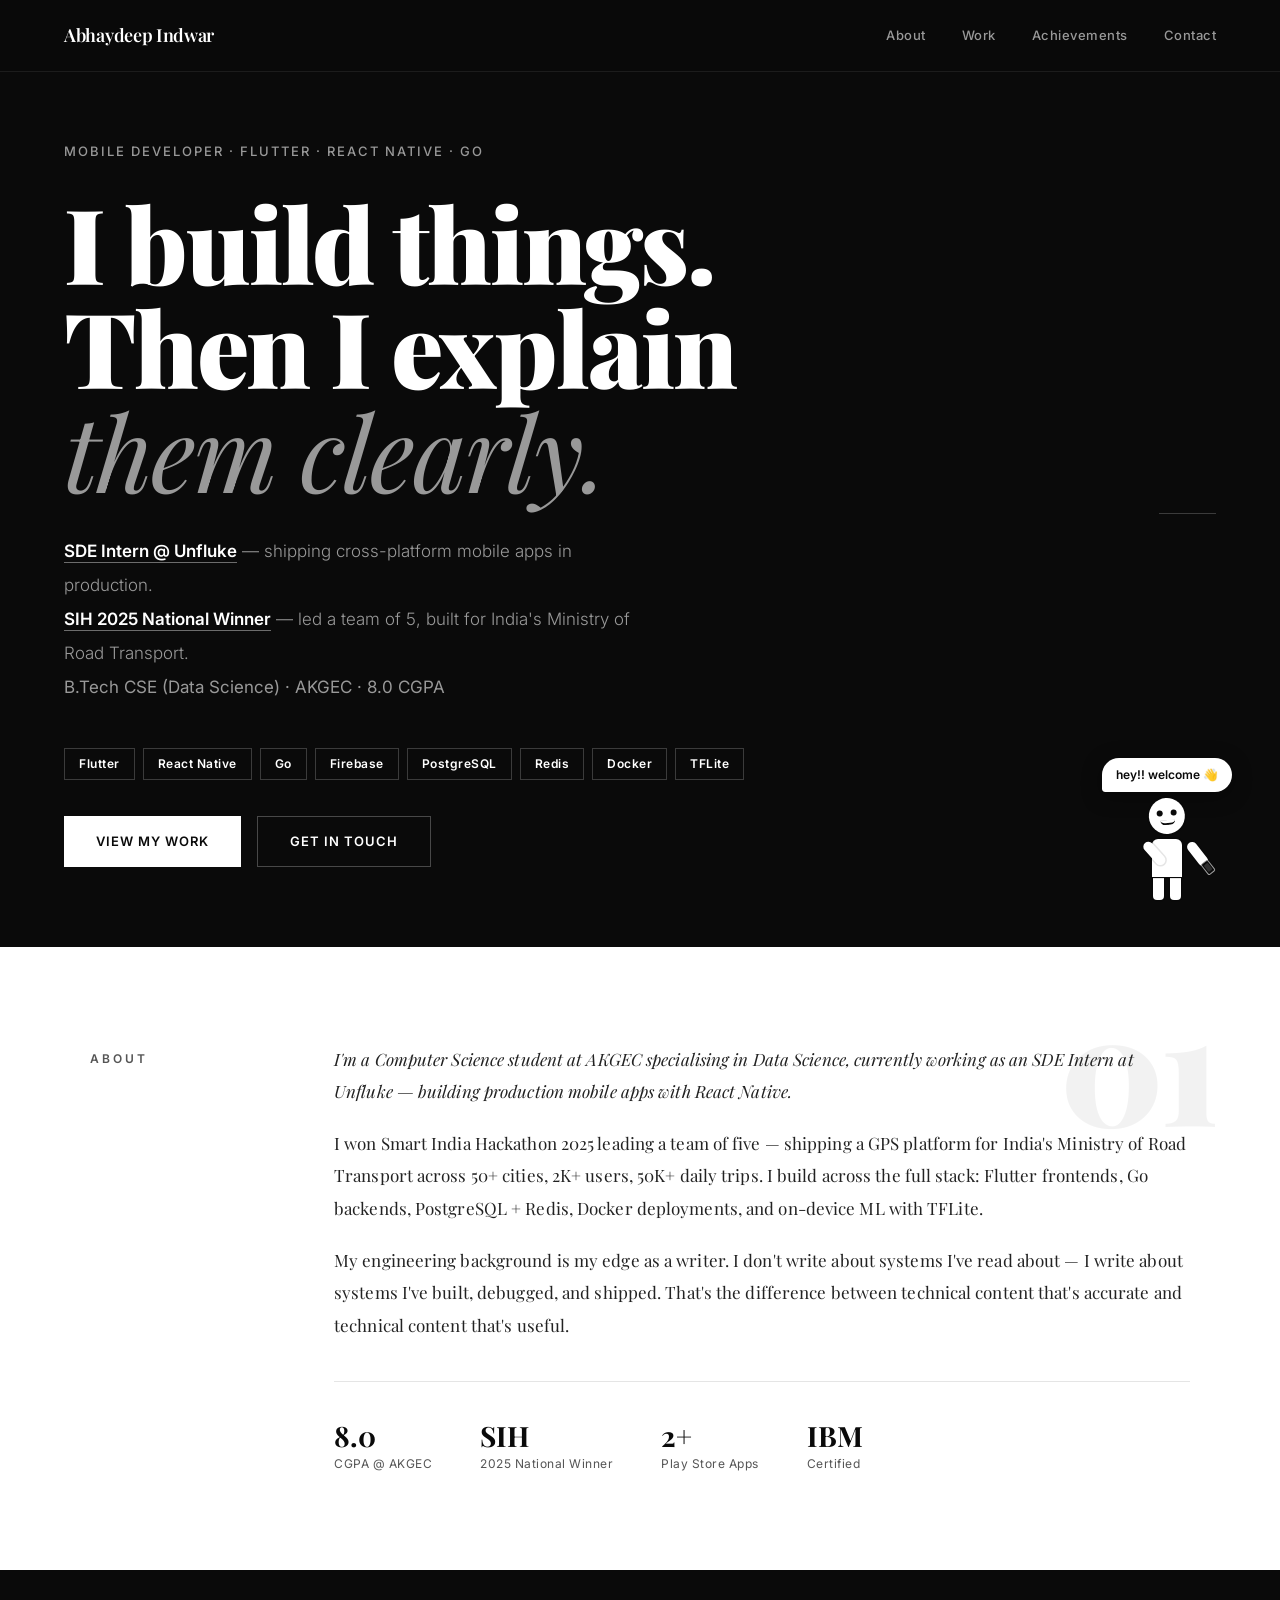
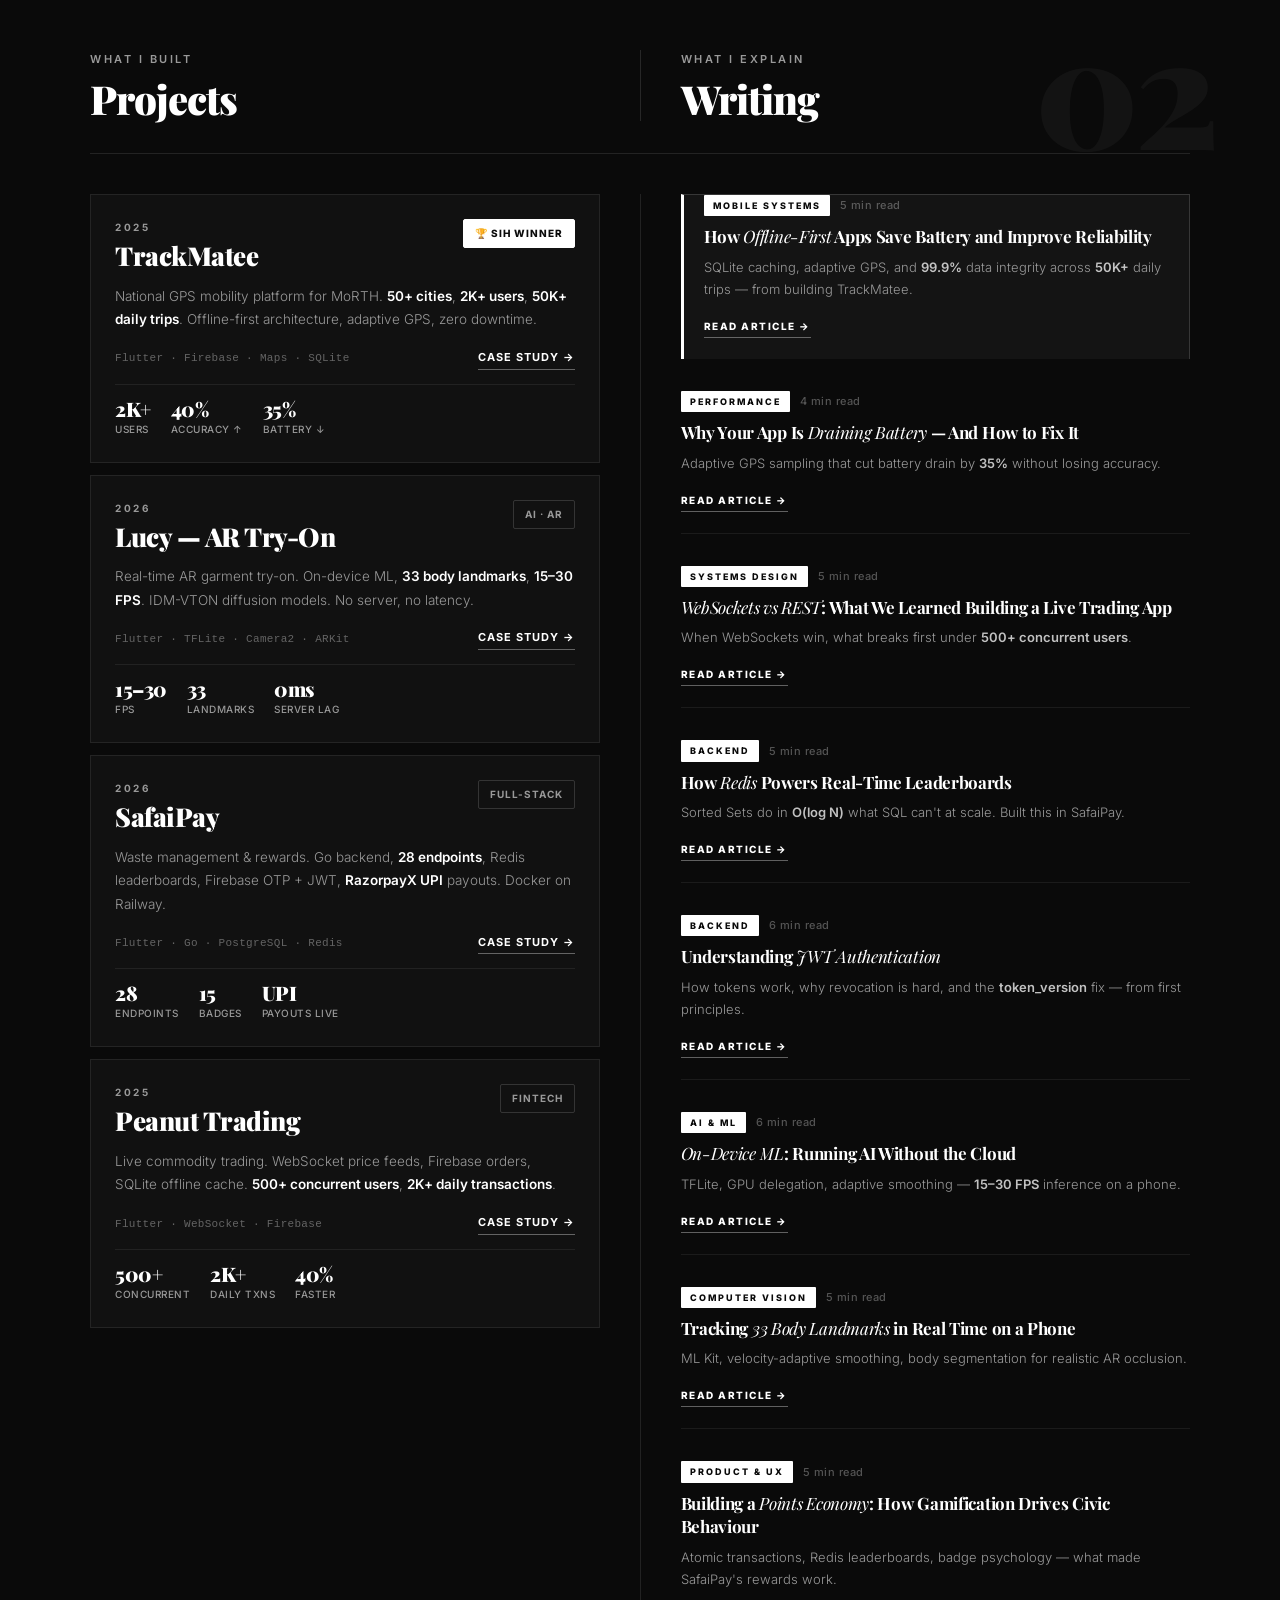
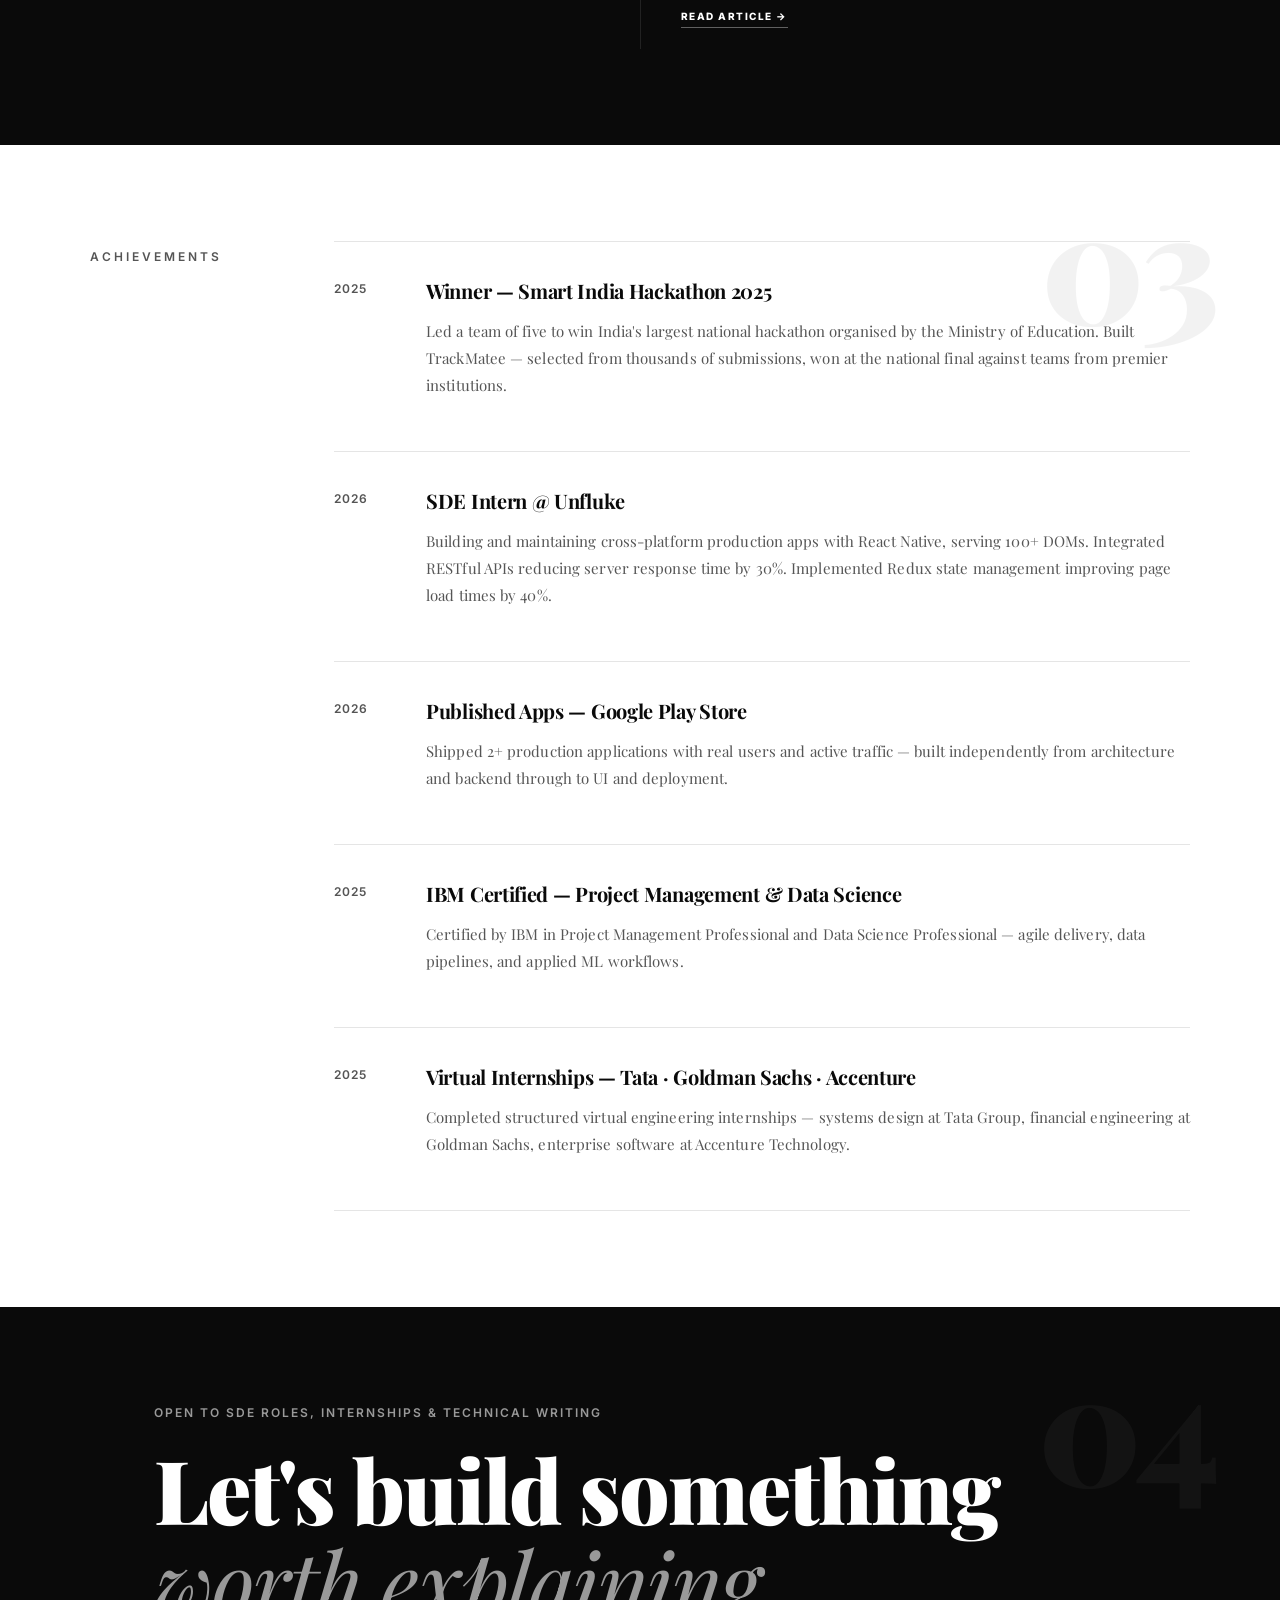
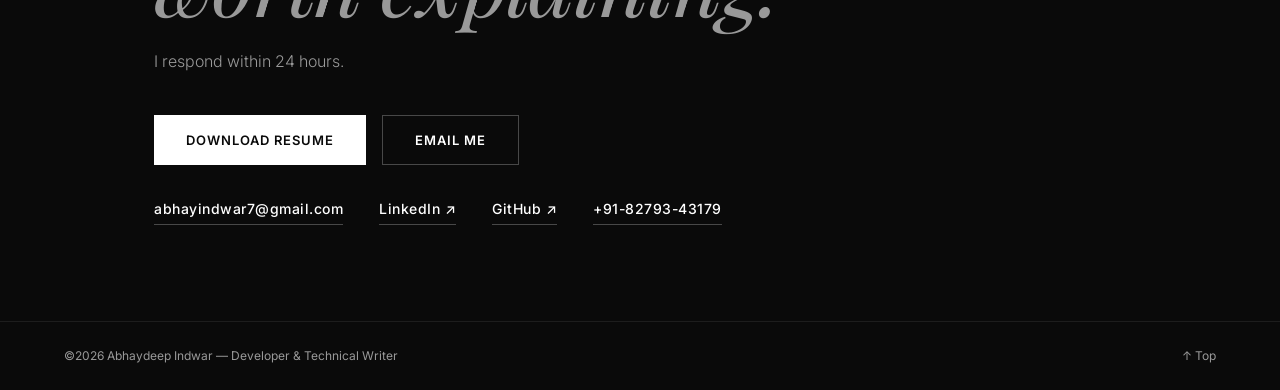
<file: index.html>
<!DOCTYPE html>
<html lang="en">
<head>
    <meta charset="UTF-8">
    <meta name="viewport" content="width=device-width, initial-scale=1.0">
    <title>Abhaydeep Indwar — Mobile Developer & Technical Writer</title>
    <link rel="stylesheet" href="style.css">
    <link href="https://fonts.googleapis.com/css2?family=Playfair+Display:ital,wght@0,400;0,600;0,700;0,900;1,400;1,600&family=Inter:wght@300;400;500;600&display=swap" rel="stylesheet">
</head>
<body>

    <div class="progress-bar" id="progressBar"></div>

    <!-- NAV -->
    <header class="nav">
        <div class="nav-name">Abhaydeep Indwar</div>
        <nav class="nav-links" id="navLinks">
            <a href="#about">About</a>
            <a href="#work">Work</a>
            <a href="#achievements">Achievements</a>
            <a href="#contact">Contact</a>
        </nav>
        <button class="nav-toggle" id="navToggle" aria-label="Menu">&#9776;</button>
    </header>

    <!-- ░░ HERO — BLACK ░░ -->
    <section id="home" class="hero dark">
        <div class="hero-inner">
            <p class="hero-kicker">Mobile Developer · Flutter · React Native · Go</p>
            <h1 class="hero-title">I build things.<br>Then I explain<br><em>them clearly.</em></h1>
            <p class="hero-sub">
                <span class="hl">SDE Intern @ Unfluke</span> — shipping cross-platform mobile apps in production.<br>
                <span class="hl">SIH 2025 National Winner</span> — led a team of 5, built for India's Ministry of Road Transport.<br>
                <span class="hl-dim">B.Tech CSE (Data Science) · AKGEC · 8.0 CGPA</span>
            </p>
            <div class="hero-stack">
                <span>Flutter</span><span>React Native</span><span>Go</span>
                <span>Firebase</span><span>PostgreSQL</span><span>Redis</span>
                <span>Docker</span><span>TFLite</span>
            </div>
            <div class="hero-cta">
                <a href="#work" class="btn-primary-dark">View My Work</a>
                <a href="#contact" class="btn-ghost-dark">Get In Touch</a>
            </div>
        </div>
        <div class="hero-rule"></div>
    </section>

    <!-- ░░ ABOUT — WHITE ░░ -->
    <section id="about" class="section light">
        <div class="section-num light-num">01</div>
        <div class="section-grid">
            <div class="section-label-light">About</div>
            <div class="section-body">
                <p class="about-lead">I'm a Computer Science student at AKGEC specialising in Data Science, currently working as an SDE Intern at Unfluke — building production mobile apps with React Native.</p>
                <p>I won Smart India Hackathon 2025 leading a team of five — shipping a GPS platform for India's Ministry of Road Transport across 50+ cities, 2K+ users, 50K+ daily trips. I build across the full stack: Flutter frontends, Go backends, PostgreSQL + Redis, Docker deployments, and on-device ML with TFLite.</p>
                <p>My engineering background is my edge as a writer. I don't write about systems I've read about — I write about systems I've built, debugged, and shipped. That's the difference between technical content that's accurate and technical content that's useful.</p>
                <div class="about-facts">
                    <div class="fact"><span class="fact-n dark-n">8.0</span><span class="fact-l dark-l">CGPA @ AKGEC</span></div>
                    <div class="fact"><span class="fact-n dark-n">SIH</span><span class="fact-l dark-l">2025 National Winner</span></div>
                    <div class="fact"><span class="fact-n dark-n">2+</span><span class="fact-l dark-l">Play Store Apps</span></div>
                    <div class="fact"><span class="fact-n dark-n">IBM</span><span class="fact-l dark-l">Certified</span></div>
                </div>
            </div>
        </div>
    </section>

    <!-- ░░ WORK — BLACK (two columns) ░░ -->
    <section id="work" class="section dark work-section">
        <div class="section-num">02</div>
        <div class="work-header">
            <div class="work-col-head">
                <span class="work-tag">What I Built</span>
                <h2>Projects</h2>
            </div>
            <div class="work-divider-v"></div>
            <div class="work-col-head">
                <span class="work-tag">What I Explain</span>
                <h2>Writing</h2>
            </div>
        </div>

        <div class="work-grid">

            <!-- LEFT: PROJECTS -->
            <div class="work-col">

                <div class="proj-card dark-card">
                    <div class="proj-card-top">
                        <div>
                            <span class="proj-year">2025</span>
                            <h3 class="proj-name">TrackMatee</h3>
                        </div>
                        <span class="proj-badge winner">🏆 SIH Winner</span>
                    </div>
                    <p class="proj-desc">National GPS mobility platform for MoRTH. <strong>50+ cities</strong>, <strong>2K+ users</strong>, <strong>50K+ daily trips</strong>. Offline-first architecture, adaptive GPS, zero downtime.</p>
                    <div class="proj-meta-row">
                        <span class="proj-stack">Flutter · Firebase · Maps · SQLite</span>
                        <a href="articles/offline-first-apps.html" class="proj-view">Case Study →</a>
                    </div>
                    <div class="proj-impact">
                        <div class="pi-stat"><b>2K+</b><span>users</span></div>
                        <div class="pi-stat"><b>40%</b><span>accuracy ↑</span></div>
                        <div class="pi-stat"><b>35%</b><span>battery ↓</span></div>
                    </div>
                </div>

                <div class="proj-card dark-card">
                    <div class="proj-card-top">
                        <div>
                            <span class="proj-year">2026</span>
                            <h3 class="proj-name">Lucy — AR Try-On</h3>
                        </div>
                        <span class="proj-badge">AI · AR</span>
                    </div>
                    <p class="proj-desc">Real-time AR garment try-on. On-device ML, <strong>33 body landmarks</strong>, <strong>15–30 FPS</strong>. IDM-VTON diffusion models. No server, no latency.</p>
                    <div class="proj-meta-row">
                        <span class="proj-stack">Flutter · TFLite · Camera2 · ARKit</span>
                        <a href="articles/on-device-ml.html" class="proj-view">Case Study →</a>
                    </div>
                    <div class="proj-impact">
                        <div class="pi-stat"><b>15–30</b><span>FPS</span></div>
                        <div class="pi-stat"><b>33</b><span>landmarks</span></div>
                        <div class="pi-stat"><b>0ms</b><span>server lag</span></div>
                    </div>
                </div>

                <div class="proj-card dark-card">
                    <div class="proj-card-top">
                        <div>
                            <span class="proj-year">2026</span>
                            <h3 class="proj-name">SafaiPay</h3>
                        </div>
                        <span class="proj-badge">Full-Stack</span>
                    </div>
                    <p class="proj-desc">Waste management &amp; rewards. Go backend, <strong>28 endpoints</strong>, Redis leaderboards, Firebase OTP + JWT, <strong>RazorpayX UPI</strong> payouts. Docker on Railway.</p>
                    <div class="proj-meta-row">
                        <span class="proj-stack">Flutter · Go · PostgreSQL · Redis</span>
                        <a href="articles/redis-leaderboards.html" class="proj-view">Case Study →</a>
                    </div>
                    <div class="proj-impact">
                        <div class="pi-stat"><b>28</b><span>endpoints</span></div>
                        <div class="pi-stat"><b>15</b><span>badges</span></div>
                        <div class="pi-stat"><b>UPI</b><span>payouts live</span></div>
                    </div>
                </div>

                <div class="proj-card dark-card">
                    <div class="proj-card-top">
                        <div>
                            <span class="proj-year">2025</span>
                            <h3 class="proj-name">Peanut Trading</h3>
                        </div>
                        <span class="proj-badge">FinTech</span>
                    </div>
                    <p class="proj-desc">Live commodity trading. WebSocket price feeds, Firebase orders, SQLite offline cache. <strong>500+ concurrent users</strong>, <strong>2K+ daily transactions</strong>.</p>
                    <div class="proj-meta-row">
                        <span class="proj-stack">Flutter · WebSocket · Firebase</span>
                        <a href="articles/websockets-vs-rest.html" class="proj-view">Case Study →</a>
                    </div>
                    <div class="proj-impact">
                        <div class="pi-stat"><b>500+</b><span>concurrent</span></div>
                        <div class="pi-stat"><b>2K+</b><span>daily txns</span></div>
                        <div class="pi-stat"><b>40%</b><span>faster</span></div>
                    </div>
                </div>

            </div>

            <div class="work-divider-v-full"></div>

            <!-- RIGHT: WRITING -->
            <div class="work-col">

                <article class="art-item featured-art">
                    <div class="art-meta">
                        <span class="art-tag">Mobile Systems</span>
                        <span class="art-time">5 min read</span>
                    </div>
                    <h3><a href="articles/offline-first-apps.html">How <em>Offline-First</em> Apps Save Battery and Improve Reliability</a></h3>
                    <p>SQLite caching, adaptive GPS, and <strong>99.9%</strong> data integrity across <strong>50K+</strong> daily trips — from building TrackMatee.</p>
                    <a href="articles/offline-first-apps.html" class="art-cta">Read Article →</a>
                </article>

                <article class="art-item">
                    <div class="art-meta">
                        <span class="art-tag">Performance</span>
                        <span class="art-time">4 min read</span>
                    </div>
                    <h3><a href="articles/battery-drain.html">Why Your App Is <em>Draining Battery</em> — And How to Fix It</a></h3>
                    <p>Adaptive GPS sampling that cut battery drain by <strong>35%</strong> without losing accuracy.</p>
                    <a href="articles/battery-drain.html" class="art-cta">Read Article →</a>
                </article>

                <article class="art-item">
                    <div class="art-meta">
                        <span class="art-tag">Systems Design</span>
                        <span class="art-time">5 min read</span>
                    </div>
                    <h3><a href="articles/websockets-vs-rest.html"><em>WebSockets vs REST</em>: What We Learned Building a Live Trading App</a></h3>
                    <p>When WebSockets win, what breaks first under <strong>500+ concurrent users</strong>.</p>
                    <a href="articles/websockets-vs-rest.html" class="art-cta">Read Article →</a>
                </article>

                <article class="art-item">
                    <div class="art-meta">
                        <span class="art-tag">Backend</span>
                        <span class="art-time">5 min read</span>
                    </div>
                    <h3><a href="articles/redis-leaderboards.html">How <em>Redis</em> Powers Real-Time Leaderboards</a></h3>
                    <p>Sorted Sets do in <strong>O(log N)</strong> what SQL can't at scale. Built this in SafaiPay.</p>
                    <a href="articles/redis-leaderboards.html" class="art-cta">Read Article →</a>
                </article>

                <article class="art-item">
                    <div class="art-meta">
                        <span class="art-tag">Backend</span>
                        <span class="art-time">6 min read</span>
                    </div>
                    <h3><a href="articles/jwt-authentication.html">Understanding <em>JWT Authentication</em></a></h3>
                    <p>How tokens work, why revocation is hard, and the <strong>token_version</strong> fix — from first principles.</p>
                    <a href="articles/jwt-authentication.html" class="art-cta">Read Article →</a>
                </article>

                <article class="art-item">
                    <div class="art-meta">
                        <span class="art-tag">AI &amp; ML</span>
                        <span class="art-time">6 min read</span>
                    </div>
                    <h3><a href="articles/on-device-ml.html"><em>On-Device ML</em>: Running AI Without the Cloud</a></h3>
                    <p>TFLite, GPU delegation, adaptive smoothing — <strong>15–30 FPS</strong> inference on a phone.</p>
                    <a href="articles/on-device-ml.html" class="art-cta">Read Article →</a>
                </article>

                <article class="art-item">
                    <div class="art-meta">
                        <span class="art-tag">Computer Vision</span>
                        <span class="art-time">5 min read</span>
                    </div>
                    <h3><a href="articles/body-landmarks.html">Tracking <em>33 Body Landmarks</em> in Real Time on a Phone</a></h3>
                    <p>ML Kit, velocity-adaptive smoothing, body segmentation for realistic AR occlusion.</p>
                    <a href="articles/body-landmarks.html" class="art-cta">Read Article →</a>
                </article>

                <article class="art-item">
                    <div class="art-meta">
                        <span class="art-tag">Product &amp; UX</span>
                        <span class="art-time">5 min read</span>
                    </div>
                    <h3><a href="articles/points-economy.html">Building a <em>Points Economy</em>: How Gamification Drives Civic Behaviour</a></h3>
                    <p>Atomic transactions, Redis leaderboards, badge psychology — what made SafaiPay's rewards work.</p>
                    <a href="articles/points-economy.html" class="art-cta">Read Article →</a>
                </article>

            </div>
        </div>
    </section>

    <!-- ░░ ACHIEVEMENTS — WHITE ░░ -->
    <section id="achievements" class="section light">
        <div class="section-num light-num">03</div>
        <div class="section-grid">
            <div class="section-label-light">Achievements</div>
            <div class="section-body">
                <div class="ach-list">

                    <div class="ach-item light-ach">
                        <span class="ach-year dark-year">2025</span>
                        <div class="ach-content">
                            <h3 class="dark-h">Winner — Smart India Hackathon 2025</h3>
                            <p class="dark-p">Led a team of five to win India's largest national hackathon organised by the Ministry of Education. Built TrackMatee — selected from thousands of submissions, won at the national final against teams from premier institutions.</p>
                        </div>
                    </div>

                    <div class="ach-item light-ach">
                        <span class="ach-year dark-year">2026</span>
                        <div class="ach-content">
                            <h3 class="dark-h">SDE Intern @ Unfluke</h3>
                            <p class="dark-p">Building and maintaining cross-platform production apps with React Native, serving 100+ DOMs. Integrated RESTful APIs reducing server response time by 30%. Implemented Redux state management improving page load times by 40%.</p>
                        </div>
                    </div>

                    <div class="ach-item light-ach">
                        <span class="ach-year dark-year">2026</span>
                        <div class="ach-content">
                            <h3 class="dark-h">Published Apps — Google Play Store</h3>
                            <p class="dark-p">Shipped 2+ production applications with real users and active traffic — built independently from architecture and backend through to UI and deployment.</p>
                        </div>
                    </div>

                    <div class="ach-item light-ach">
                        <span class="ach-year dark-year">2025</span>
                        <div class="ach-content">
                            <h3 class="dark-h">IBM Certified — Project Management &amp; Data Science</h3>
                            <p class="dark-p">Certified by IBM in Project Management Professional and Data Science Professional — agile delivery, data pipelines, and applied ML workflows.</p>
                        </div>
                    </div>

                    <div class="ach-item light-ach">
                        <span class="ach-year dark-year">2025</span>
                        <div class="ach-content">
                            <h3 class="dark-h">Virtual Internships — Tata · Goldman Sachs · Accenture</h3>
                            <p class="dark-p">Completed structured virtual engineering internships — systems design at Tata Group, financial engineering at Goldman Sachs, enterprise software at Accenture Technology.</p>
                        </div>
                    </div>

                </div>
            </div>
        </div>
    </section>

    <!-- ░░ CONTACT — BLACK ░░ -->
    <section id="contact" class="contact dark">
        <div class="section-num">04</div>
        <div class="contact-inner">
            <p class="contact-kicker">Open to SDE roles, internships &amp; technical writing</p>
            <h2 class="contact-title">Let's build something<br><em>worth explaining.</em></h2>
            <p class="contact-sub">I respond within 24 hours.</p>
            <div class="resume-actions">
                <a href="AbhayIndwar_SDE.pdf" download class="btn-primary-dark">Download Resume</a>
                <a href="mailto:abhayindwar7@gmail.com" class="btn-ghost-dark">Email Me</a>
            </div>
            <div class="contact-links">
                <a href="mailto:abhayindwar7@gmail.com">abhayindwar7@gmail.com</a>
                <a href="https://linkedin.com/in/abhayindwar7" target="_blank">LinkedIn ↗</a>
                <a href="https://github.com/indwar7" target="_blank">GitHub ↗</a>
                <a href="tel:+918279343179">+91-82793-43179</a>
            </div>
        </div>
    </section>

    <!-- FOOTER -->
    <footer class="footer">
        <span>©2026 Abhaydeep Indwar — Developer &amp; Technical Writer</span>
        <a href="#home" class="footer-top">↑ Top</a>
    </footer>

    <!-- CHARACTER -->
    <div class="guy" id="guy">
        <div class="guy-bubble" id="guyBubble"><span id="bubbleText">just chillin 📱</span></div>
        <div class="guy-head">
            <div class="guy-eyes">
                <div class="guy-eye" id="eyeL"></div>
                <div class="guy-eye" id="eyeR"></div>
            </div>
            <div class="guy-mouth" id="mouth"></div>
        </div>
        <div class="guy-body">
            <div class="guy-arm left"></div>
            <div class="guy-arm right">
                <div class="guy-phone"><div class="guy-screen"></div></div>
            </div>
        </div>
        <div class="guy-legs">
            <div class="guy-leg"></div>
            <div class="guy-leg"></div>
        </div>
    </div>

    <script src="script.js"></script>
</body>
</html>
</file>
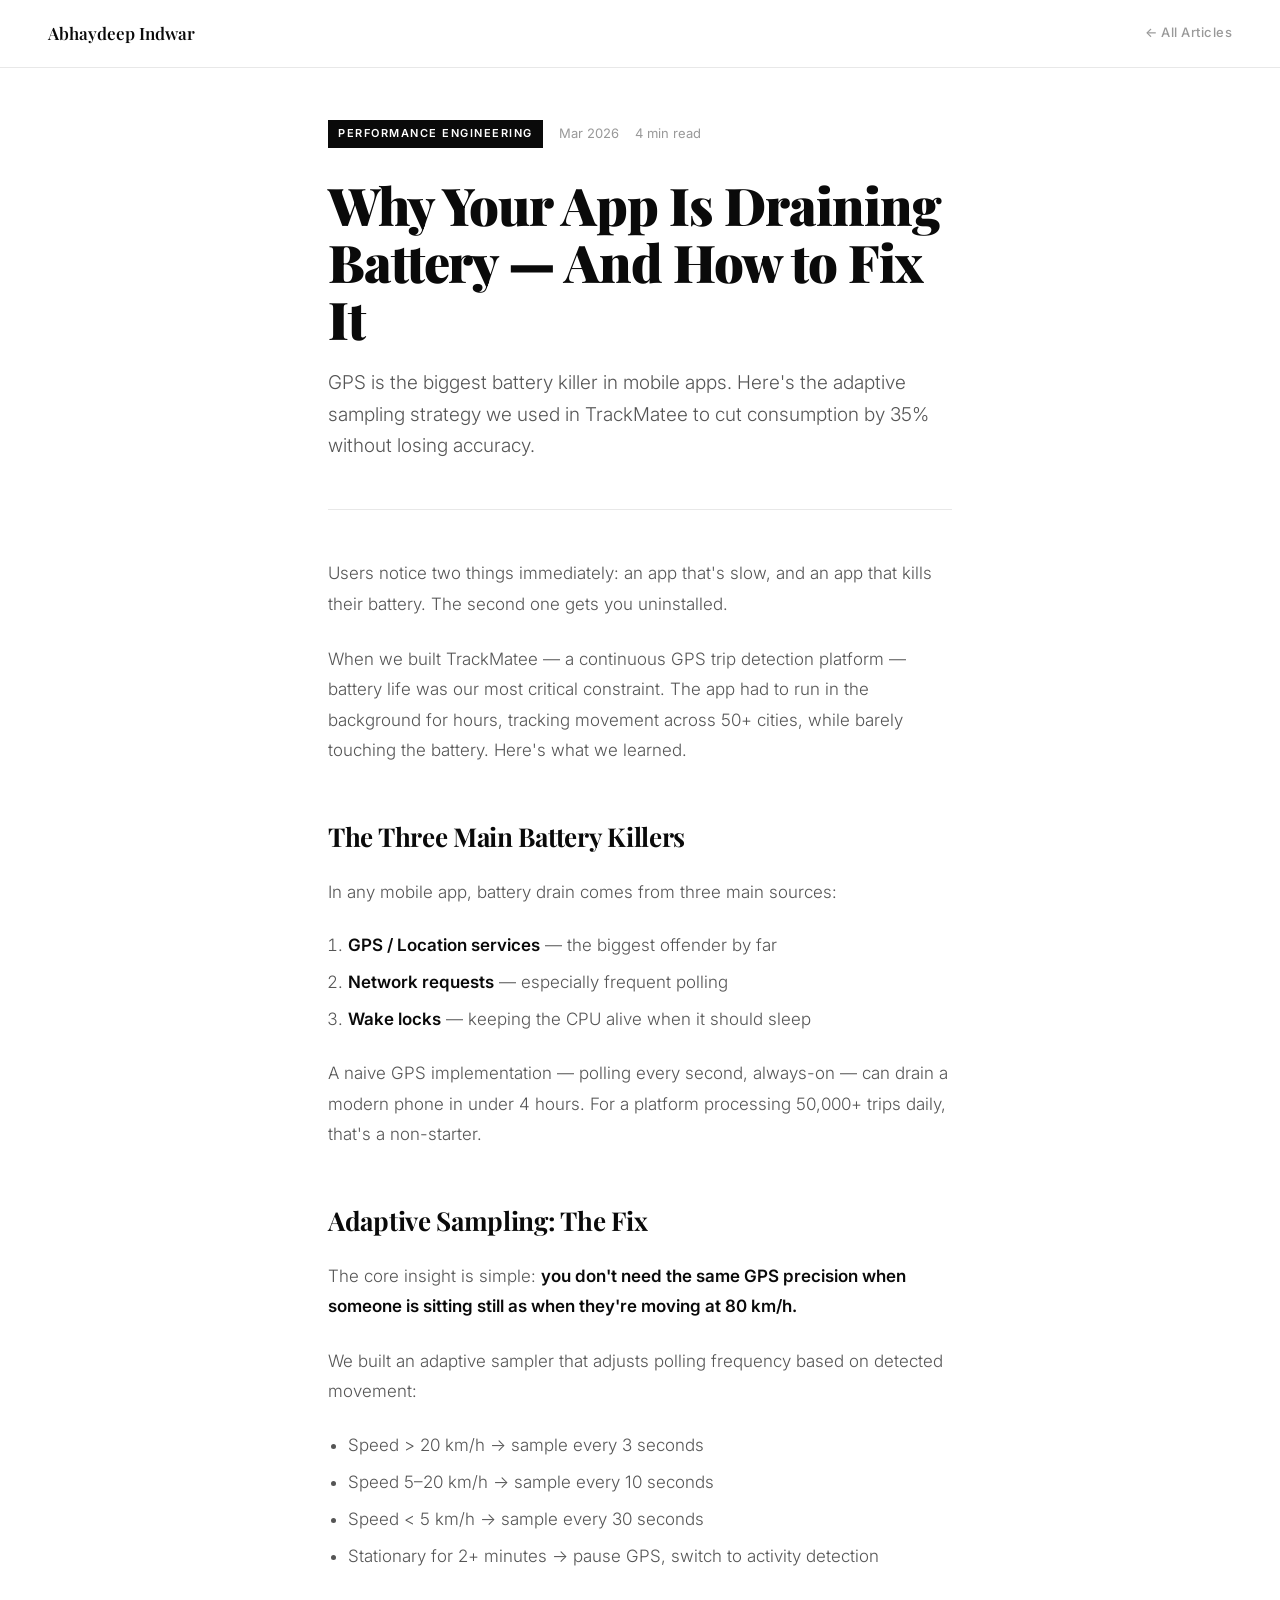
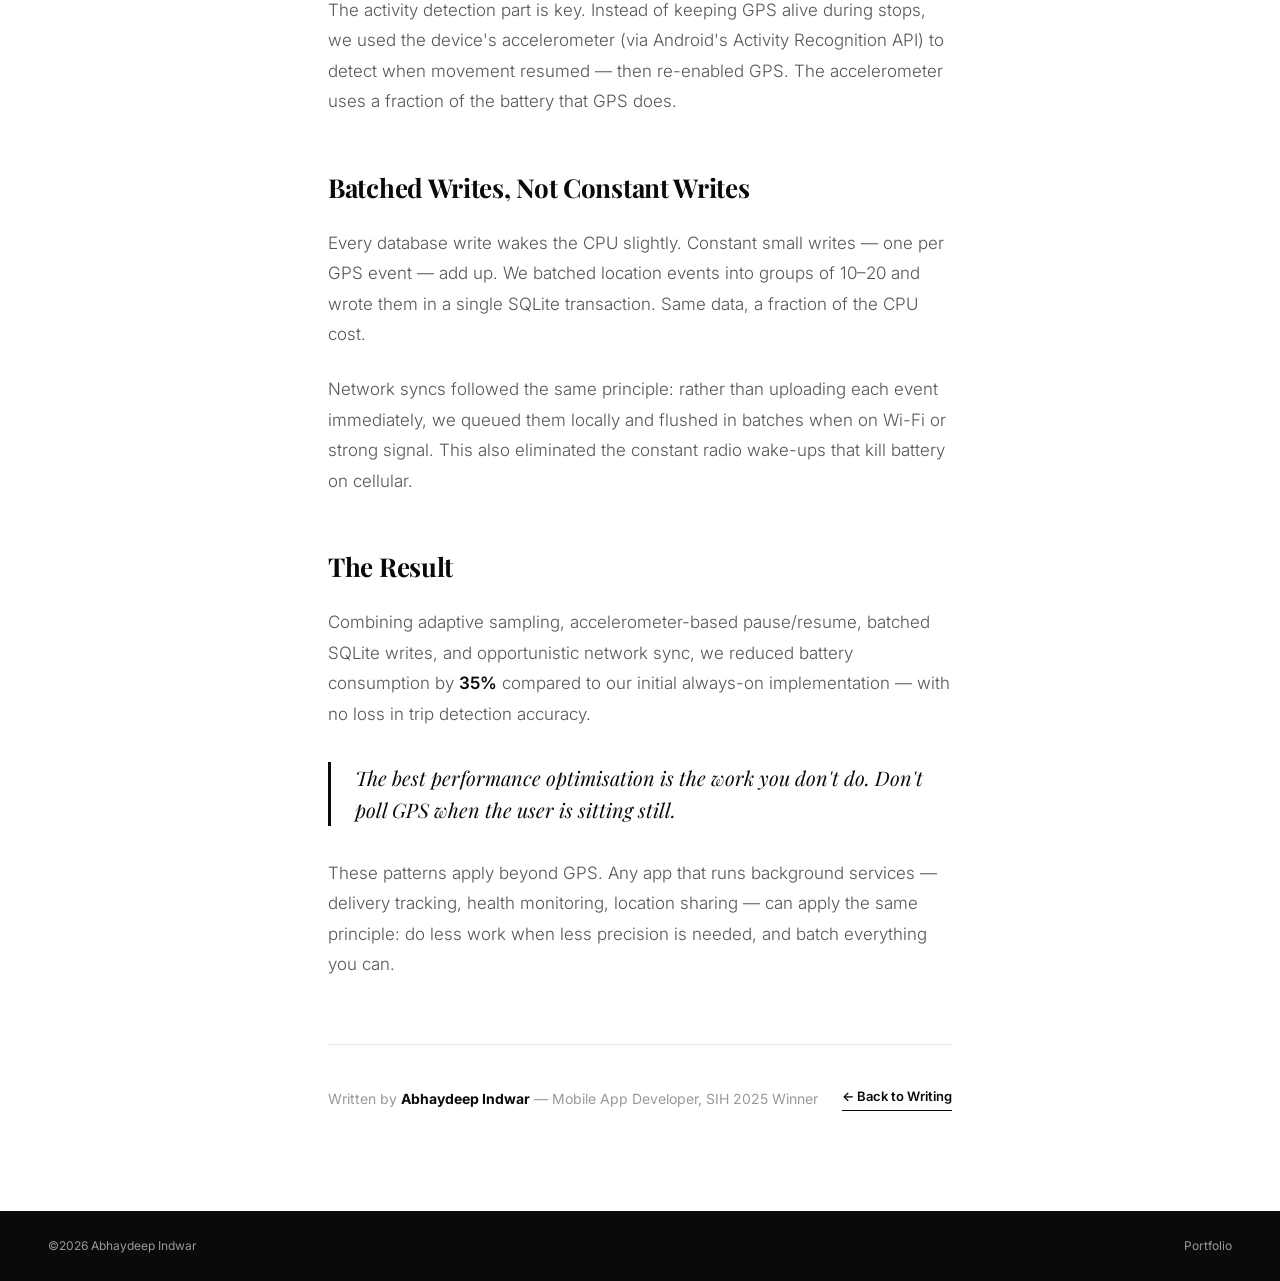
<file: articles/battery-drain.html>
<!DOCTYPE html>
<html lang="en">
<head>
    <meta charset="UTF-8">
    <meta name="viewport" content="width=device-width, initial-scale=1.0">
    <title>Why Your App Is Draining Battery — And How to Fix It — Abhaydeep Indwar</title>
    <link rel="stylesheet" href="article.css">
    <link href="https://fonts.googleapis.com/css2?family=Playfair+Display:ital,wght@0,400;0,700;0,900;1,400&family=Inter:wght@300;400;500;600&display=swap" rel="stylesheet">
</head>
<body>
<nav class="nav">
    <a href="../index.html" class="nav-home">Abhaydeep Indwar</a>
    <a href="../index.html#writing" class="nav-back">← All Articles</a>
</nav>

<div class="article-wrap">
    <div class="article-meta">
        <span class="article-tag">Performance Engineering</span>
        <span class="article-date">Mar 2026</span>
        <span class="article-read-time">4 min read</span>
    </div>

    <h1 class="article-title">Why Your App Is Draining Battery — And How to Fix It</h1>
    <p class="article-subtitle">GPS is the biggest battery killer in mobile apps. Here's the adaptive sampling strategy we used in TrackMatee to cut consumption by 35% without losing accuracy.</p>

    <div class="article-body">

        <p>Users notice two things immediately: an app that's slow, and an app that kills their battery. The second one gets you uninstalled.</p>

        <p>When we built TrackMatee — a continuous GPS trip detection platform — battery life was our most critical constraint. The app had to run in the background for hours, tracking movement across 50+ cities, while barely touching the battery. Here's what we learned.</p>

        <h2>The Three Main Battery Killers</h2>

        <p>In any mobile app, battery drain comes from three main sources:</p>

        <ol>
            <li><strong>GPS / Location services</strong> — the biggest offender by far</li>
            <li><strong>Network requests</strong> — especially frequent polling</li>
            <li><strong>Wake locks</strong> — keeping the CPU alive when it should sleep</li>
        </ol>

        <p>A naive GPS implementation — polling every second, always-on — can drain a modern phone in under 4 hours. For a platform processing 50,000+ trips daily, that's a non-starter.</p>

        <h2>Adaptive Sampling: The Fix</h2>

        <p>The core insight is simple: <strong>you don't need the same GPS precision when someone is sitting still as when they're moving at 80 km/h.</strong></p>

        <p>We built an adaptive sampler that adjusts polling frequency based on detected movement:</p>

        <ul>
            <li>Speed &gt; 20 km/h → sample every 3 seconds</li>
            <li>Speed 5–20 km/h → sample every 10 seconds</li>
            <li>Speed &lt; 5 km/h → sample every 30 seconds</li>
            <li>Stationary for 2+ minutes → pause GPS, switch to activity detection</li>
        </ul>

        <p>The activity detection part is key. Instead of keeping GPS alive during stops, we used the device's accelerometer (via Android's Activity Recognition API) to detect when movement resumed — then re-enabled GPS. The accelerometer uses a fraction of the battery that GPS does.</p>

        <h2>Batched Writes, Not Constant Writes</h2>

        <p>Every database write wakes the CPU slightly. Constant small writes — one per GPS event — add up. We batched location events into groups of 10–20 and wrote them in a single SQLite transaction. Same data, a fraction of the CPU cost.</p>

        <p>Network syncs followed the same principle: rather than uploading each event immediately, we queued them locally and flushed in batches when on Wi-Fi or strong signal. This also eliminated the constant radio wake-ups that kill battery on cellular.</p>

        <h2>The Result</h2>

        <p>Combining adaptive sampling, accelerometer-based pause/resume, batched SQLite writes, and opportunistic network sync, we reduced battery consumption by <strong>35%</strong> compared to our initial always-on implementation — with no loss in trip detection accuracy.</p>

        <blockquote>The best performance optimisation is the work you don't do. Don't poll GPS when the user is sitting still.</blockquote>

        <p>These patterns apply beyond GPS. Any app that runs background services — delivery tracking, health monitoring, location sharing — can apply the same principle: do less work when less precision is needed, and batch everything you can.</p>

    </div>

    <div class="article-footer">
        <div class="article-author">Written by <strong>Abhaydeep Indwar</strong> — Mobile App Developer, SIH 2025 Winner</div>
        <a href="../index.html#writing" class="back-link">← Back to Writing</a>
    </div>
</div>

<footer>
    <span>©2026 Abhaydeep Indwar</span>
    <a href="../index.html">Portfolio</a>
</footer>
</body>
</html>
</file>
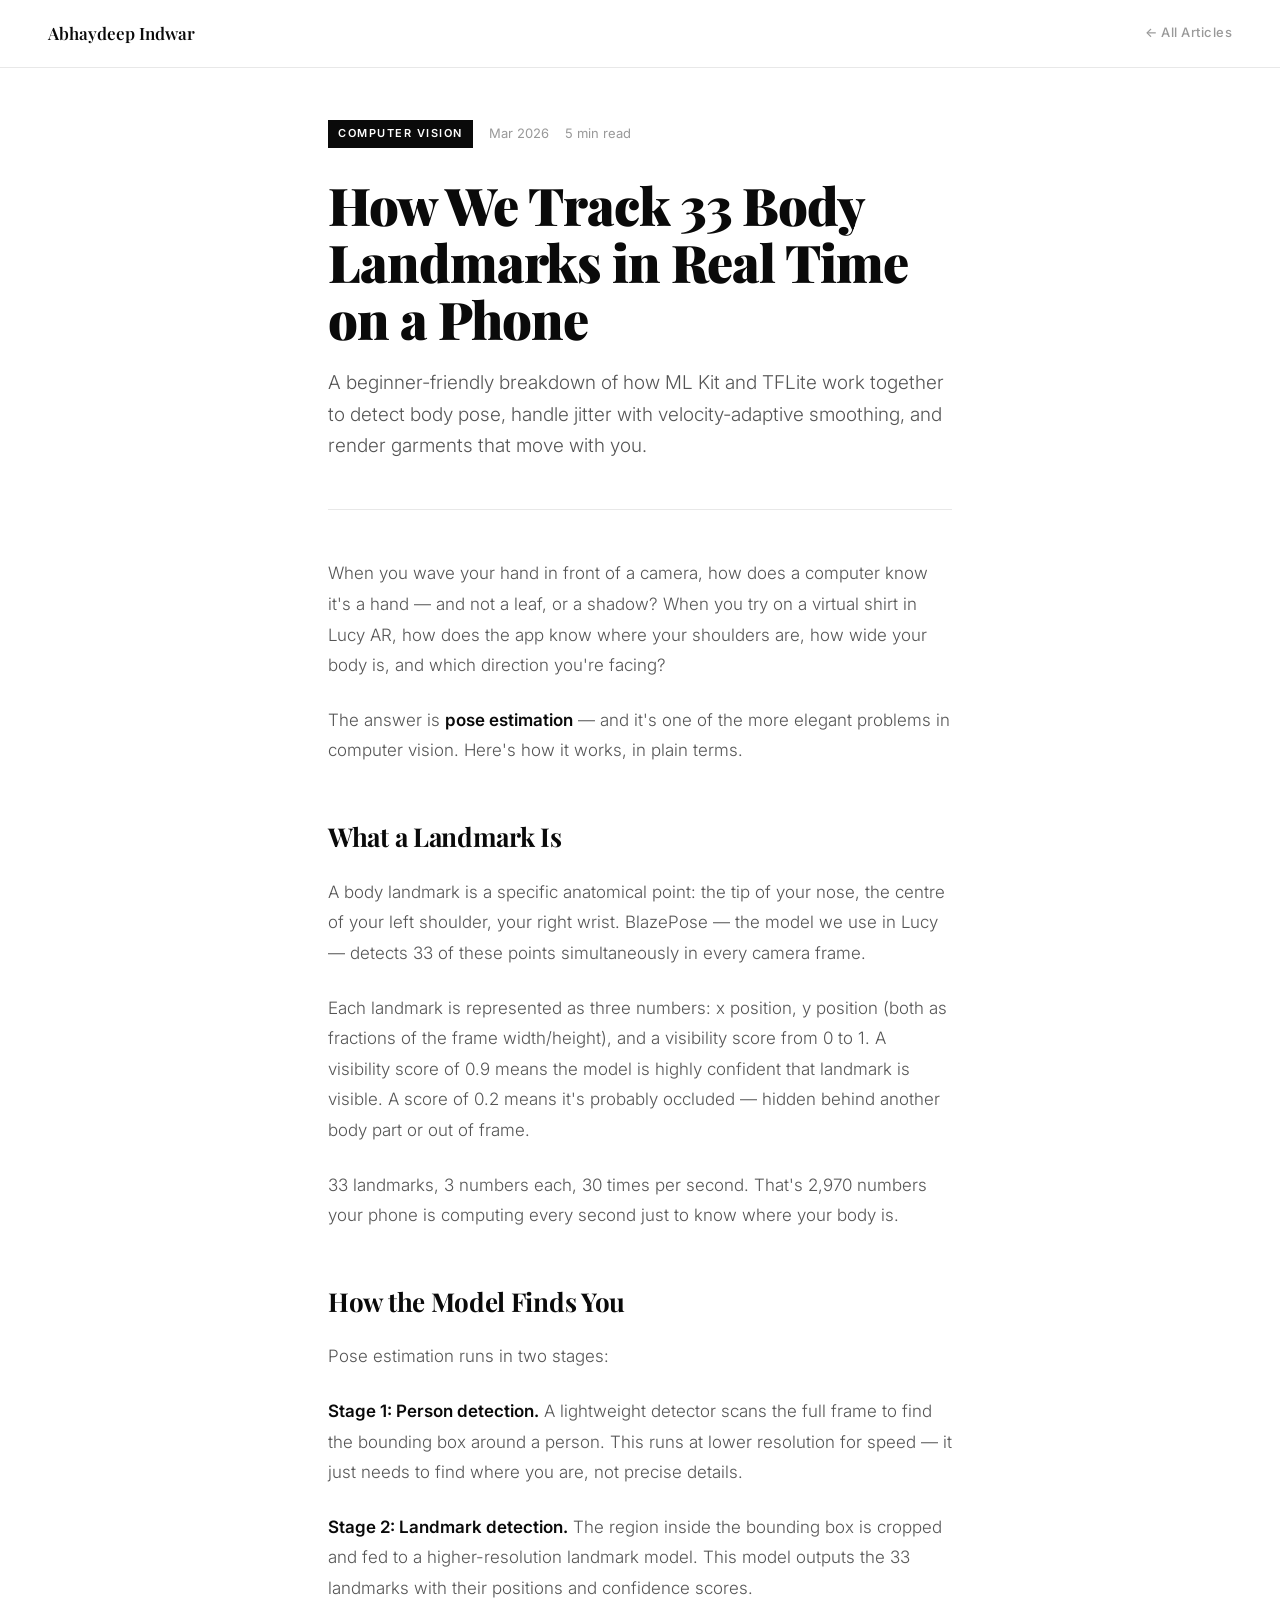
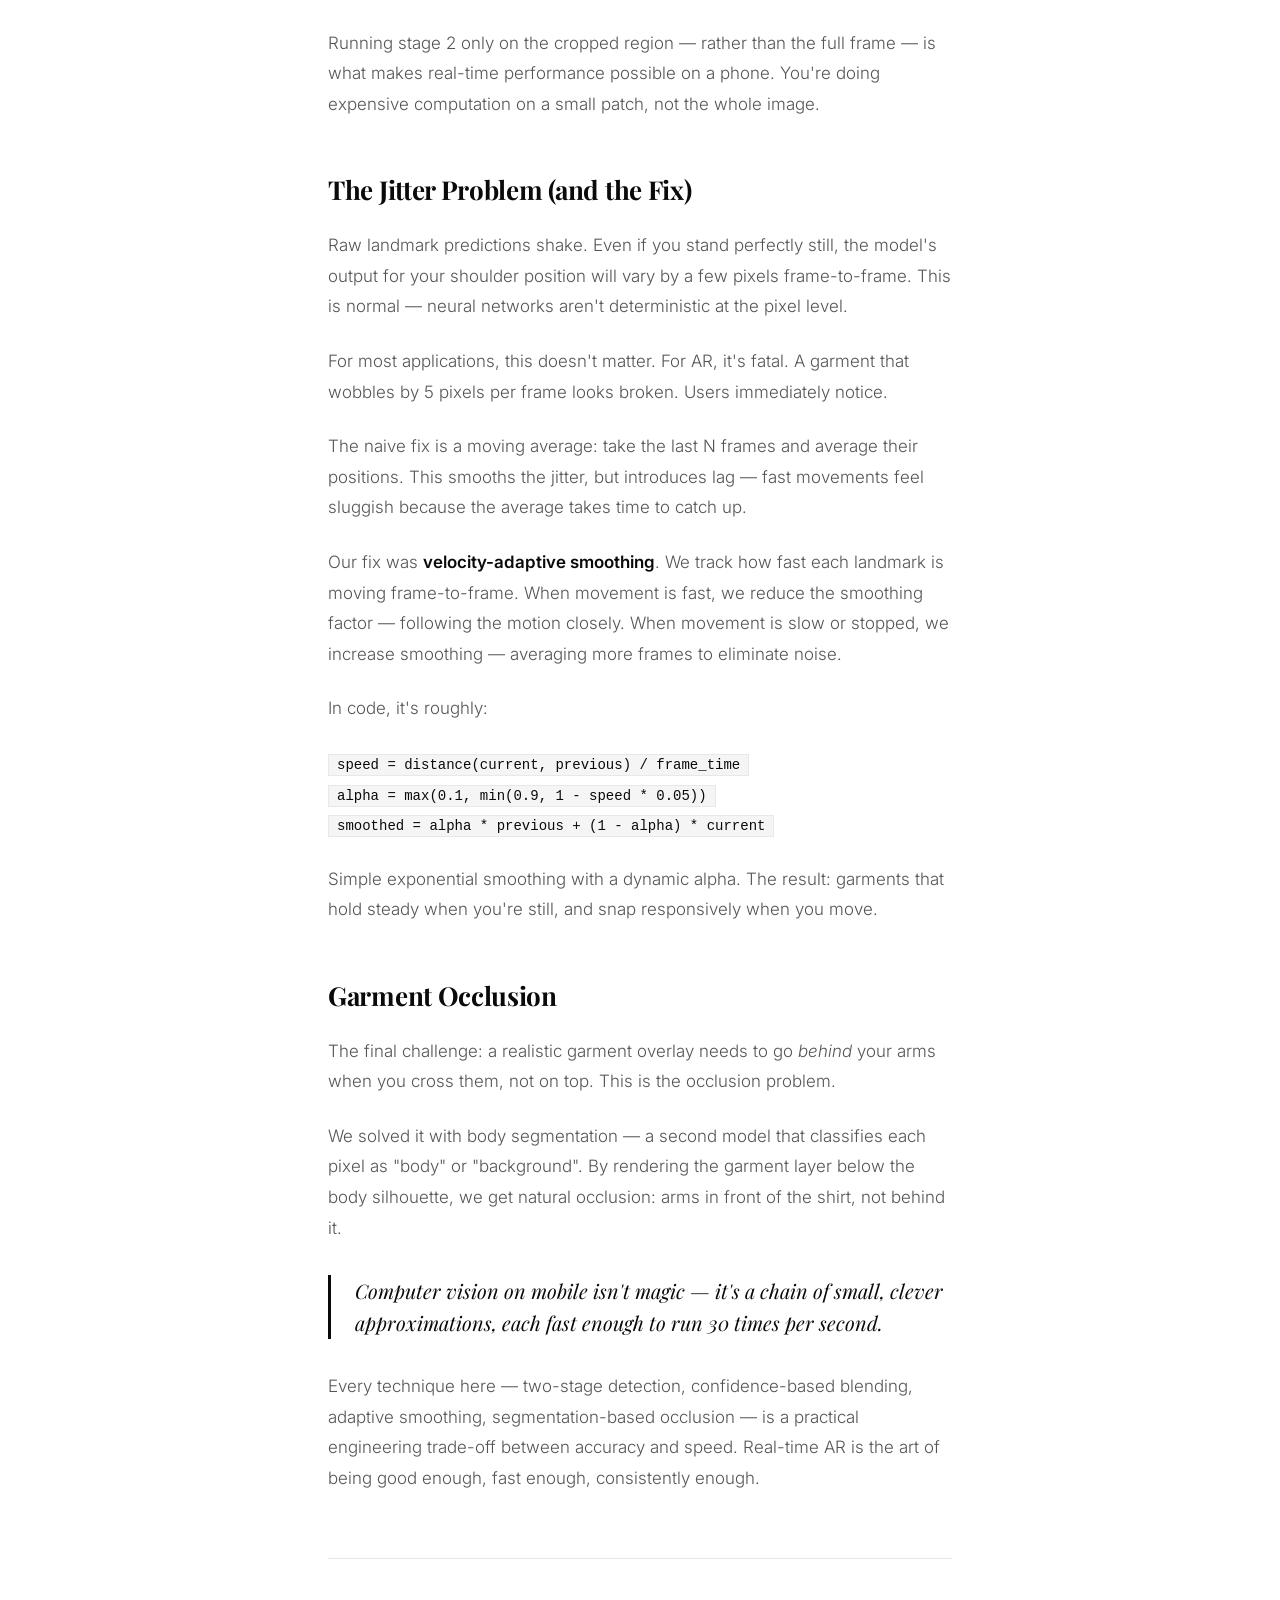
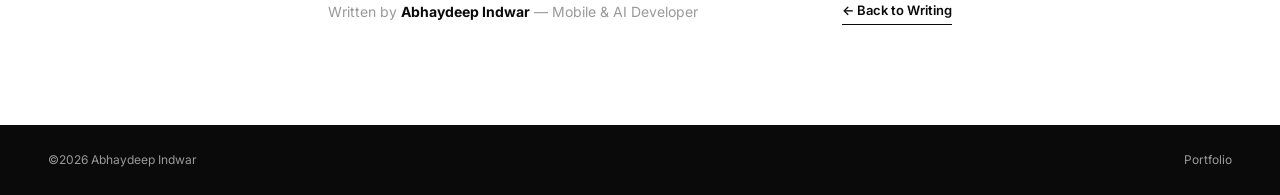
<file: articles/body-landmarks.html>
<!DOCTYPE html>
<html lang="en">
<head>
    <meta charset="UTF-8">
    <meta name="viewport" content="width=device-width, initial-scale=1.0">
    <title>How We Track 33 Body Landmarks in Real Time on a Phone — Abhaydeep Indwar</title>
    <link rel="stylesheet" href="article.css">
    <link href="https://fonts.googleapis.com/css2?family=Playfair+Display:ital,wght@0,400;0,700;0,900;1,400&family=Inter:wght@300;400;500;600&display=swap" rel="stylesheet">
</head>
<body>
<nav class="nav">
    <a href="../index.html" class="nav-home">Abhaydeep Indwar</a>
    <a href="../index.html#writing" class="nav-back">← All Articles</a>
</nav>

<div class="article-wrap">
    <div class="article-meta">
        <span class="article-tag">Computer Vision</span>
        <span class="article-date">Mar 2026</span>
        <span class="article-read-time">5 min read</span>
    </div>

    <h1 class="article-title">How We Track 33 Body Landmarks in Real Time on a Phone</h1>
    <p class="article-subtitle">A beginner-friendly breakdown of how ML Kit and TFLite work together to detect body pose, handle jitter with velocity-adaptive smoothing, and render garments that move with you.</p>

    <div class="article-body">

        <p>When you wave your hand in front of a camera, how does a computer know it's a hand — and not a leaf, or a shadow? When you try on a virtual shirt in Lucy AR, how does the app know where your shoulders are, how wide your body is, and which direction you're facing?</p>

        <p>The answer is <strong>pose estimation</strong> — and it's one of the more elegant problems in computer vision. Here's how it works, in plain terms.</p>

        <h2>What a Landmark Is</h2>

        <p>A body landmark is a specific anatomical point: the tip of your nose, the centre of your left shoulder, your right wrist. BlazePose — the model we use in Lucy — detects 33 of these points simultaneously in every camera frame.</p>

        <p>Each landmark is represented as three numbers: x position, y position (both as fractions of the frame width/height), and a visibility score from 0 to 1. A visibility score of 0.9 means the model is highly confident that landmark is visible. A score of 0.2 means it's probably occluded — hidden behind another body part or out of frame.</p>

        <p>33 landmarks, 3 numbers each, 30 times per second. That's 2,970 numbers your phone is computing every second just to know where your body is.</p>

        <h2>How the Model Finds You</h2>

        <p>Pose estimation runs in two stages:</p>

        <p><strong>Stage 1: Person detection.</strong> A lightweight detector scans the full frame to find the bounding box around a person. This runs at lower resolution for speed — it just needs to find where you are, not precise details.</p>

        <p><strong>Stage 2: Landmark detection.</strong> The region inside the bounding box is cropped and fed to a higher-resolution landmark model. This model outputs the 33 landmarks with their positions and confidence scores.</p>

        <p>Running stage 2 only on the cropped region — rather than the full frame — is what makes real-time performance possible on a phone. You're doing expensive computation on a small patch, not the whole image.</p>

        <h2>The Jitter Problem (and the Fix)</h2>

        <p>Raw landmark predictions shake. Even if you stand perfectly still, the model's output for your shoulder position will vary by a few pixels frame-to-frame. This is normal — neural networks aren't deterministic at the pixel level.</p>

        <p>For most applications, this doesn't matter. For AR, it's fatal. A garment that wobbles by 5 pixels per frame looks broken. Users immediately notice.</p>

        <p>The naive fix is a moving average: take the last N frames and average their positions. This smooths the jitter, but introduces lag — fast movements feel sluggish because the average takes time to catch up.</p>

        <p>Our fix was <strong>velocity-adaptive smoothing</strong>. We track how fast each landmark is moving frame-to-frame. When movement is fast, we reduce the smoothing factor — following the motion closely. When movement is slow or stopped, we increase smoothing — averaging more frames to eliminate noise.</p>

        <p>In code, it's roughly:</p>

        <p><code>speed = distance(current, previous) / frame_time</code><br>
        <code>alpha = max(0.1, min(0.9, 1 - speed * 0.05))</code><br>
        <code>smoothed = alpha * previous + (1 - alpha) * current</code></p>

        <p>Simple exponential smoothing with a dynamic alpha. The result: garments that hold steady when you're still, and snap responsively when you move.</p>

        <h2>Garment Occlusion</h2>

        <p>The final challenge: a realistic garment overlay needs to go <em>behind</em> your arms when you cross them, not on top. This is the occlusion problem.</p>

        <p>We solved it with body segmentation — a second model that classifies each pixel as "body" or "background". By rendering the garment layer below the body silhouette, we get natural occlusion: arms in front of the shirt, not behind it.</p>

        <blockquote>Computer vision on mobile isn't magic — it's a chain of small, clever approximations, each fast enough to run 30 times per second.</blockquote>

        <p>Every technique here — two-stage detection, confidence-based blending, adaptive smoothing, segmentation-based occlusion — is a practical engineering trade-off between accuracy and speed. Real-time AR is the art of being good enough, fast enough, consistently enough.</p>

    </div>

    <div class="article-footer">
        <div class="article-author">Written by <strong>Abhaydeep Indwar</strong> — Mobile & AI Developer</div>
        <a href="../index.html#writing" class="back-link">← Back to Writing</a>
    </div>
</div>

<footer>
    <span>©2026 Abhaydeep Indwar</span>
    <a href="../index.html">Portfolio</a>
</footer>
</body>
</html>
</file>
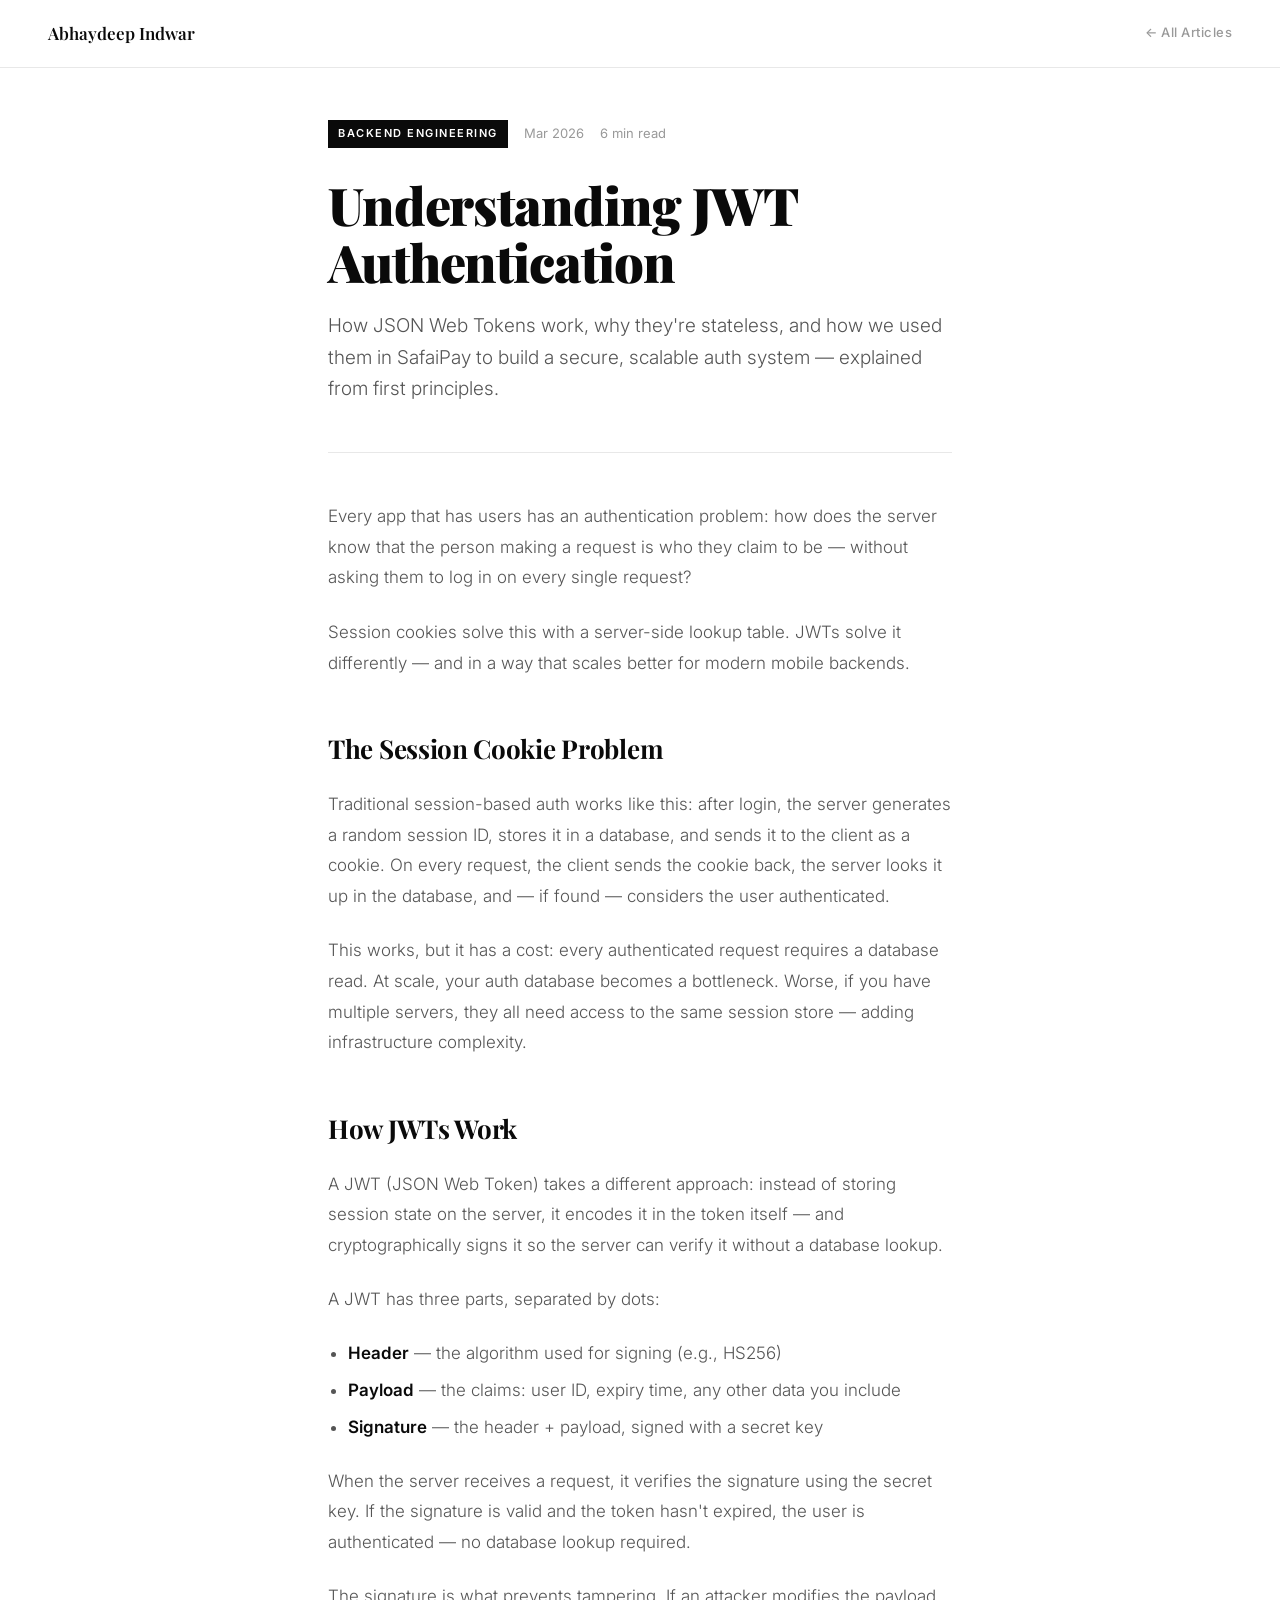
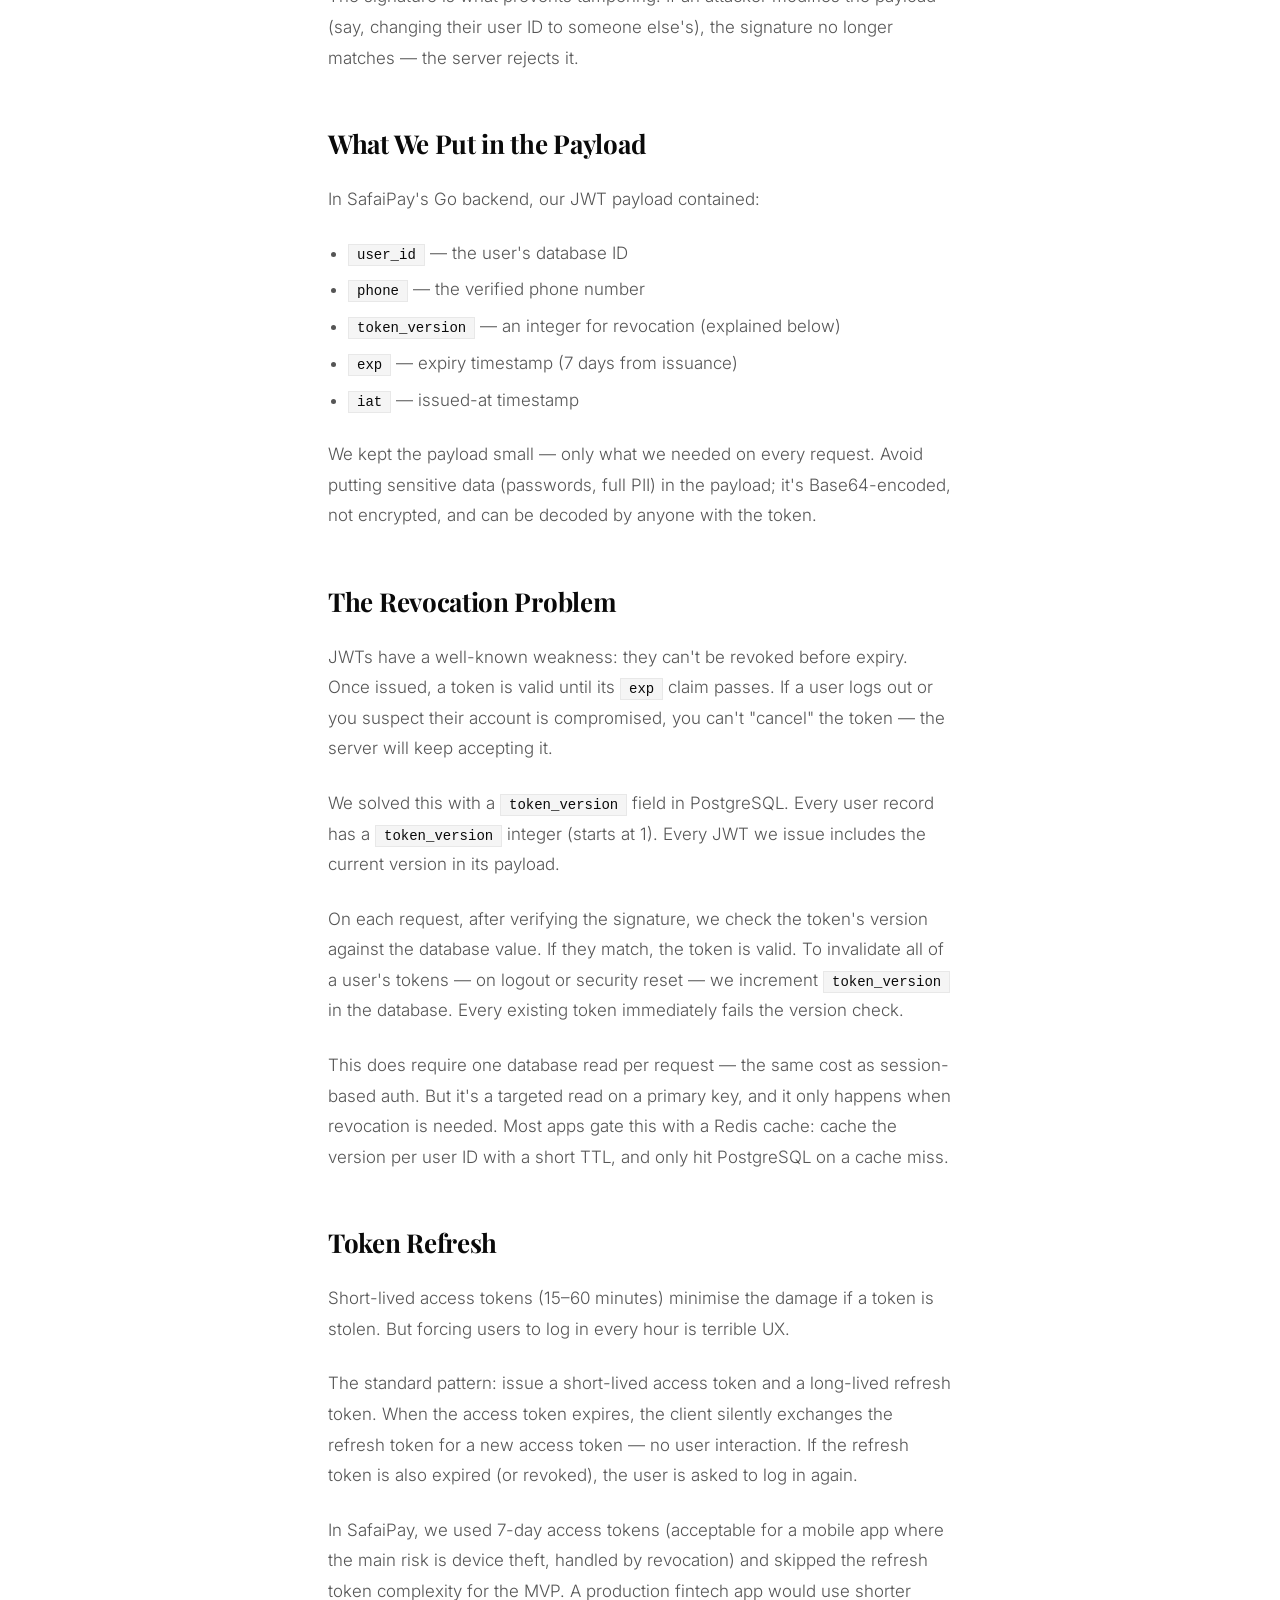
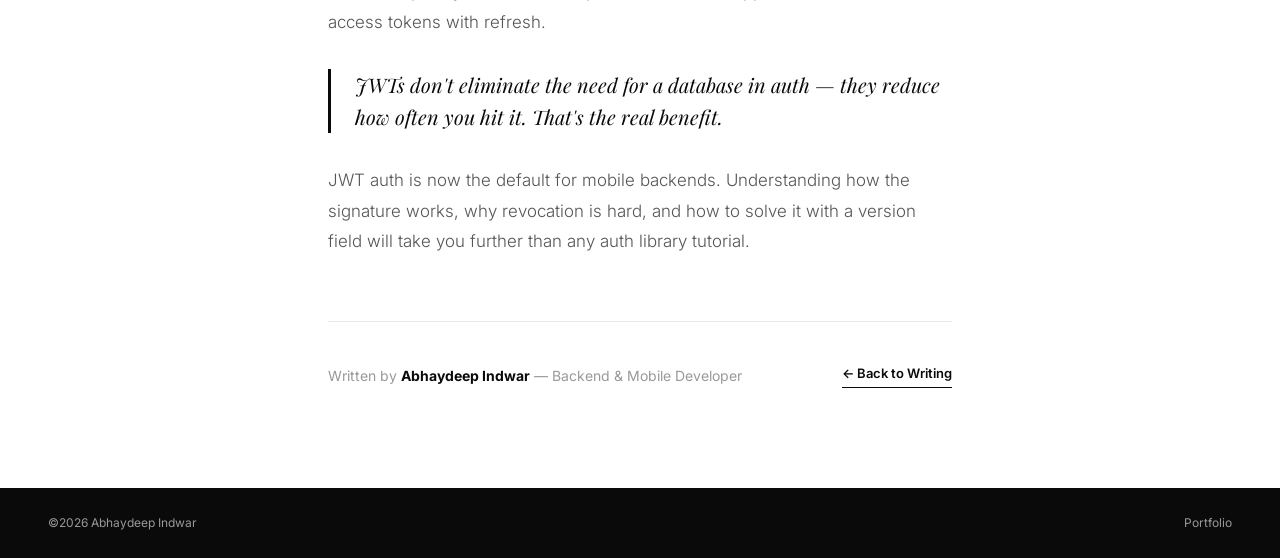
<file: articles/jwt-authentication.html>
<!DOCTYPE html>
<html lang="en">
<head>
    <meta charset="UTF-8">
    <meta name="viewport" content="width=device-width, initial-scale=1.0">
    <title>Understanding JWT Authentication — Abhaydeep Indwar</title>
    <link rel="stylesheet" href="article.css">
    <link href="https://fonts.googleapis.com/css2?family=Playfair+Display:ital,wght@0,400;0,700;0,900;1,400&family=Inter:wght@300;400;500;600&display=swap" rel="stylesheet">
</head>
<body>
<nav class="nav">
    <a href="../index.html" class="nav-home">Abhaydeep Indwar</a>
    <a href="../index.html#writing" class="nav-back">← All Articles</a>
</nav>

<div class="article-wrap">
    <div class="article-meta">
        <span class="article-tag">Backend Engineering</span>
        <span class="article-date">Mar 2026</span>
        <span class="article-read-time">6 min read</span>
    </div>

    <h1 class="article-title">Understanding JWT Authentication</h1>
    <p class="article-subtitle">How JSON Web Tokens work, why they're stateless, and how we used them in SafaiPay to build a secure, scalable auth system — explained from first principles.</p>

    <div class="article-body">

        <p>Every app that has users has an authentication problem: how does the server know that the person making a request is who they claim to be — without asking them to log in on every single request?</p>

        <p>Session cookies solve this with a server-side lookup table. JWTs solve it differently — and in a way that scales better for modern mobile backends.</p>

        <h2>The Session Cookie Problem</h2>

        <p>Traditional session-based auth works like this: after login, the server generates a random session ID, stores it in a database, and sends it to the client as a cookie. On every request, the client sends the cookie back, the server looks it up in the database, and — if found — considers the user authenticated.</p>

        <p>This works, but it has a cost: every authenticated request requires a database read. At scale, your auth database becomes a bottleneck. Worse, if you have multiple servers, they all need access to the same session store — adding infrastructure complexity.</p>

        <h2>How JWTs Work</h2>

        <p>A JWT (JSON Web Token) takes a different approach: instead of storing session state on the server, it encodes it in the token itself — and cryptographically signs it so the server can verify it without a database lookup.</p>

        <p>A JWT has three parts, separated by dots:</p>

        <ul>
            <li><strong>Header</strong> — the algorithm used for signing (e.g., HS256)</li>
            <li><strong>Payload</strong> — the claims: user ID, expiry time, any other data you include</li>
            <li><strong>Signature</strong> — the header + payload, signed with a secret key</li>
        </ul>

        <p>When the server receives a request, it verifies the signature using the secret key. If the signature is valid and the token hasn't expired, the user is authenticated — no database lookup required.</p>

        <p>The signature is what prevents tampering. If an attacker modifies the payload (say, changing their user ID to someone else's), the signature no longer matches — the server rejects it.</p>

        <h2>What We Put in the Payload</h2>

        <p>In SafaiPay's Go backend, our JWT payload contained:</p>

        <ul>
            <li><code>user_id</code> — the user's database ID</li>
            <li><code>phone</code> — the verified phone number</li>
            <li><code>token_version</code> — an integer for revocation (explained below)</li>
            <li><code>exp</code> — expiry timestamp (7 days from issuance)</li>
            <li><code>iat</code> — issued-at timestamp</li>
        </ul>

        <p>We kept the payload small — only what we needed on every request. Avoid putting sensitive data (passwords, full PII) in the payload; it's Base64-encoded, not encrypted, and can be decoded by anyone with the token.</p>

        <h2>The Revocation Problem</h2>

        <p>JWTs have a well-known weakness: they can't be revoked before expiry. Once issued, a token is valid until its <code>exp</code> claim passes. If a user logs out or you suspect their account is compromised, you can't "cancel" the token — the server will keep accepting it.</p>

        <p>We solved this with a <code>token_version</code> field in PostgreSQL. Every user record has a <code>token_version</code> integer (starts at 1). Every JWT we issue includes the current version in its payload.</p>

        <p>On each request, after verifying the signature, we check the token's version against the database value. If they match, the token is valid. To invalidate all of a user's tokens — on logout or security reset — we increment <code>token_version</code> in the database. Every existing token immediately fails the version check.</p>

        <p>This does require one database read per request — the same cost as session-based auth. But it's a targeted read on a primary key, and it only happens when revocation is needed. Most apps gate this with a Redis cache: cache the version per user ID with a short TTL, and only hit PostgreSQL on a cache miss.</p>

        <h2>Token Refresh</h2>

        <p>Short-lived access tokens (15–60 minutes) minimise the damage if a token is stolen. But forcing users to log in every hour is terrible UX.</p>

        <p>The standard pattern: issue a short-lived access token and a long-lived refresh token. When the access token expires, the client silently exchanges the refresh token for a new access token — no user interaction. If the refresh token is also expired (or revoked), the user is asked to log in again.</p>

        <p>In SafaiPay, we used 7-day access tokens (acceptable for a mobile app where the main risk is device theft, handled by revocation) and skipped the refresh token complexity for the MVP. A production fintech app would use shorter access tokens with refresh.</p>

        <blockquote>JWTs don't eliminate the need for a database in auth — they reduce how often you hit it. That's the real benefit.</blockquote>

        <p>JWT auth is now the default for mobile backends. Understanding how the signature works, why revocation is hard, and how to solve it with a version field will take you further than any auth library tutorial.</p>

    </div>

    <div class="article-footer">
        <div class="article-author">Written by <strong>Abhaydeep Indwar</strong> — Backend & Mobile Developer</div>
        <a href="../index.html#writing" class="back-link">← Back to Writing</a>
    </div>
</div>

<footer>
    <span>©2026 Abhaydeep Indwar</span>
    <a href="../index.html">Portfolio</a>
</footer>
</body>
</html>
</file>
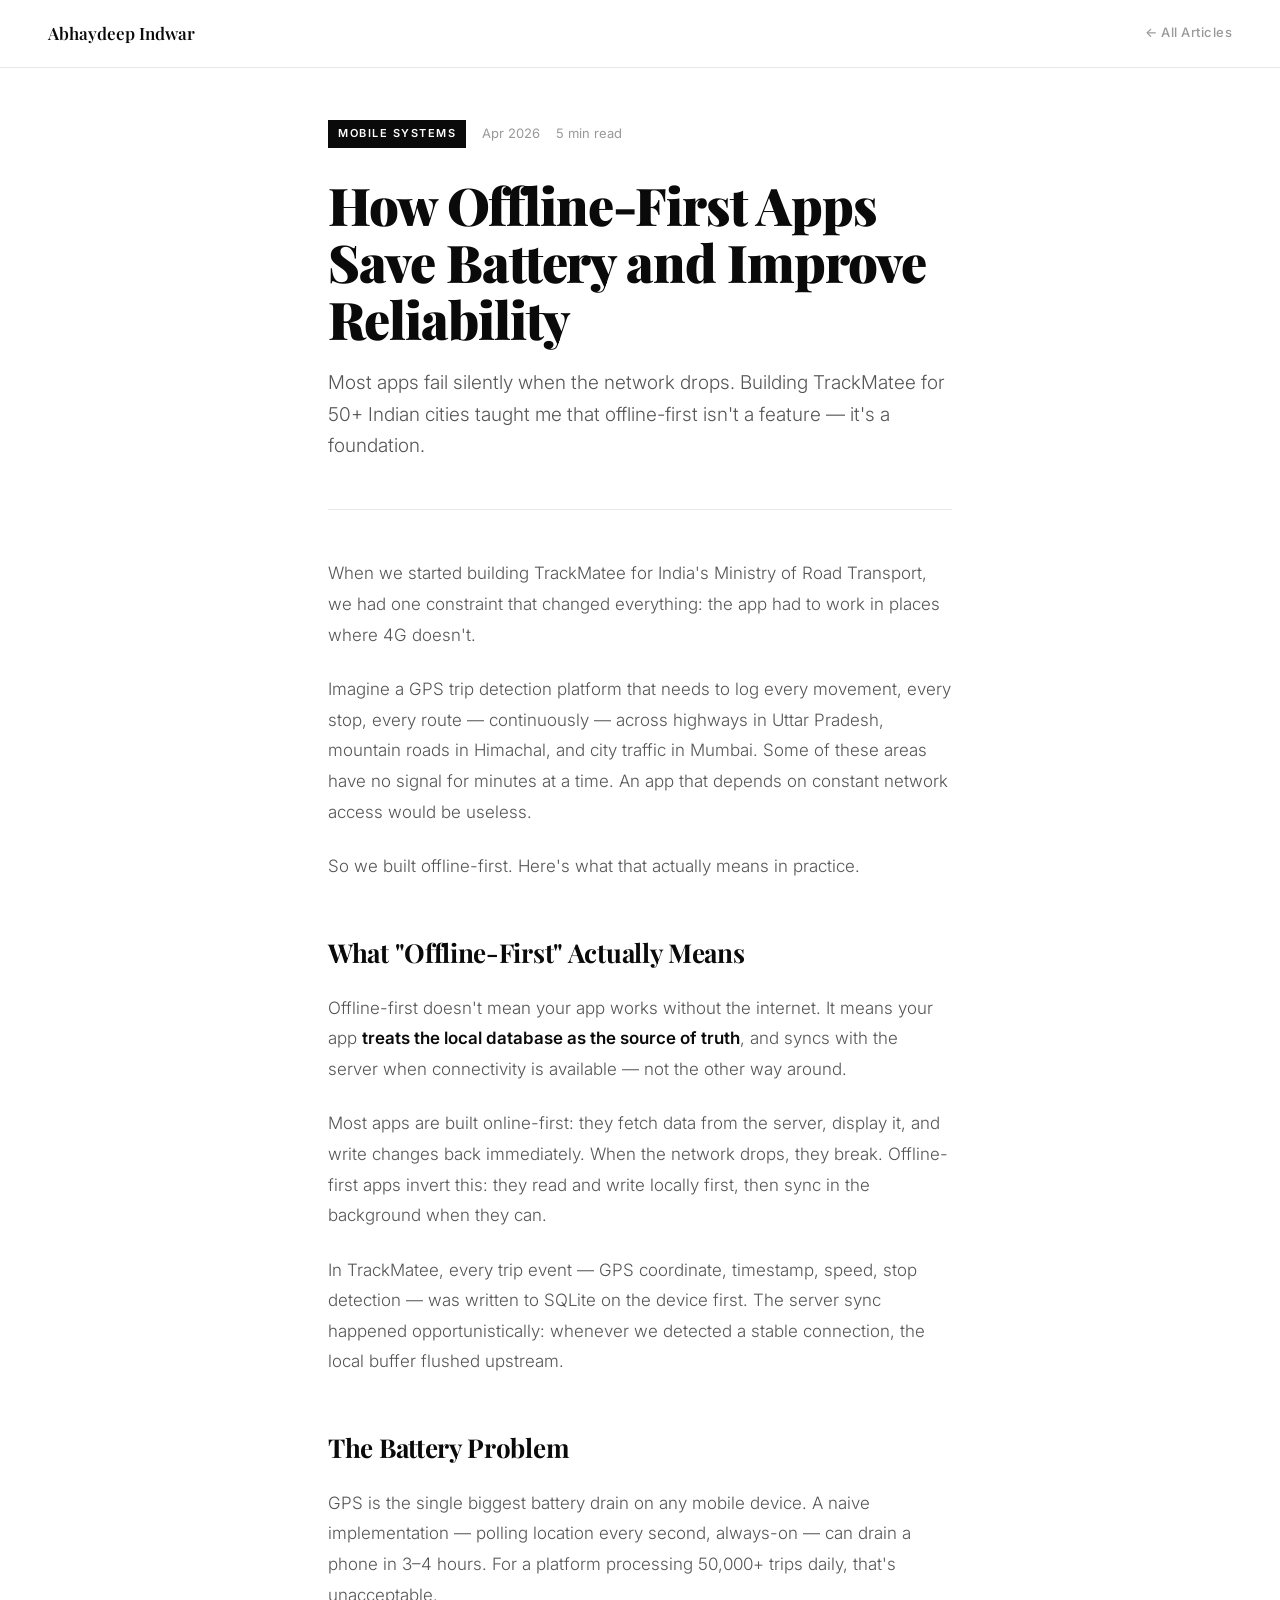
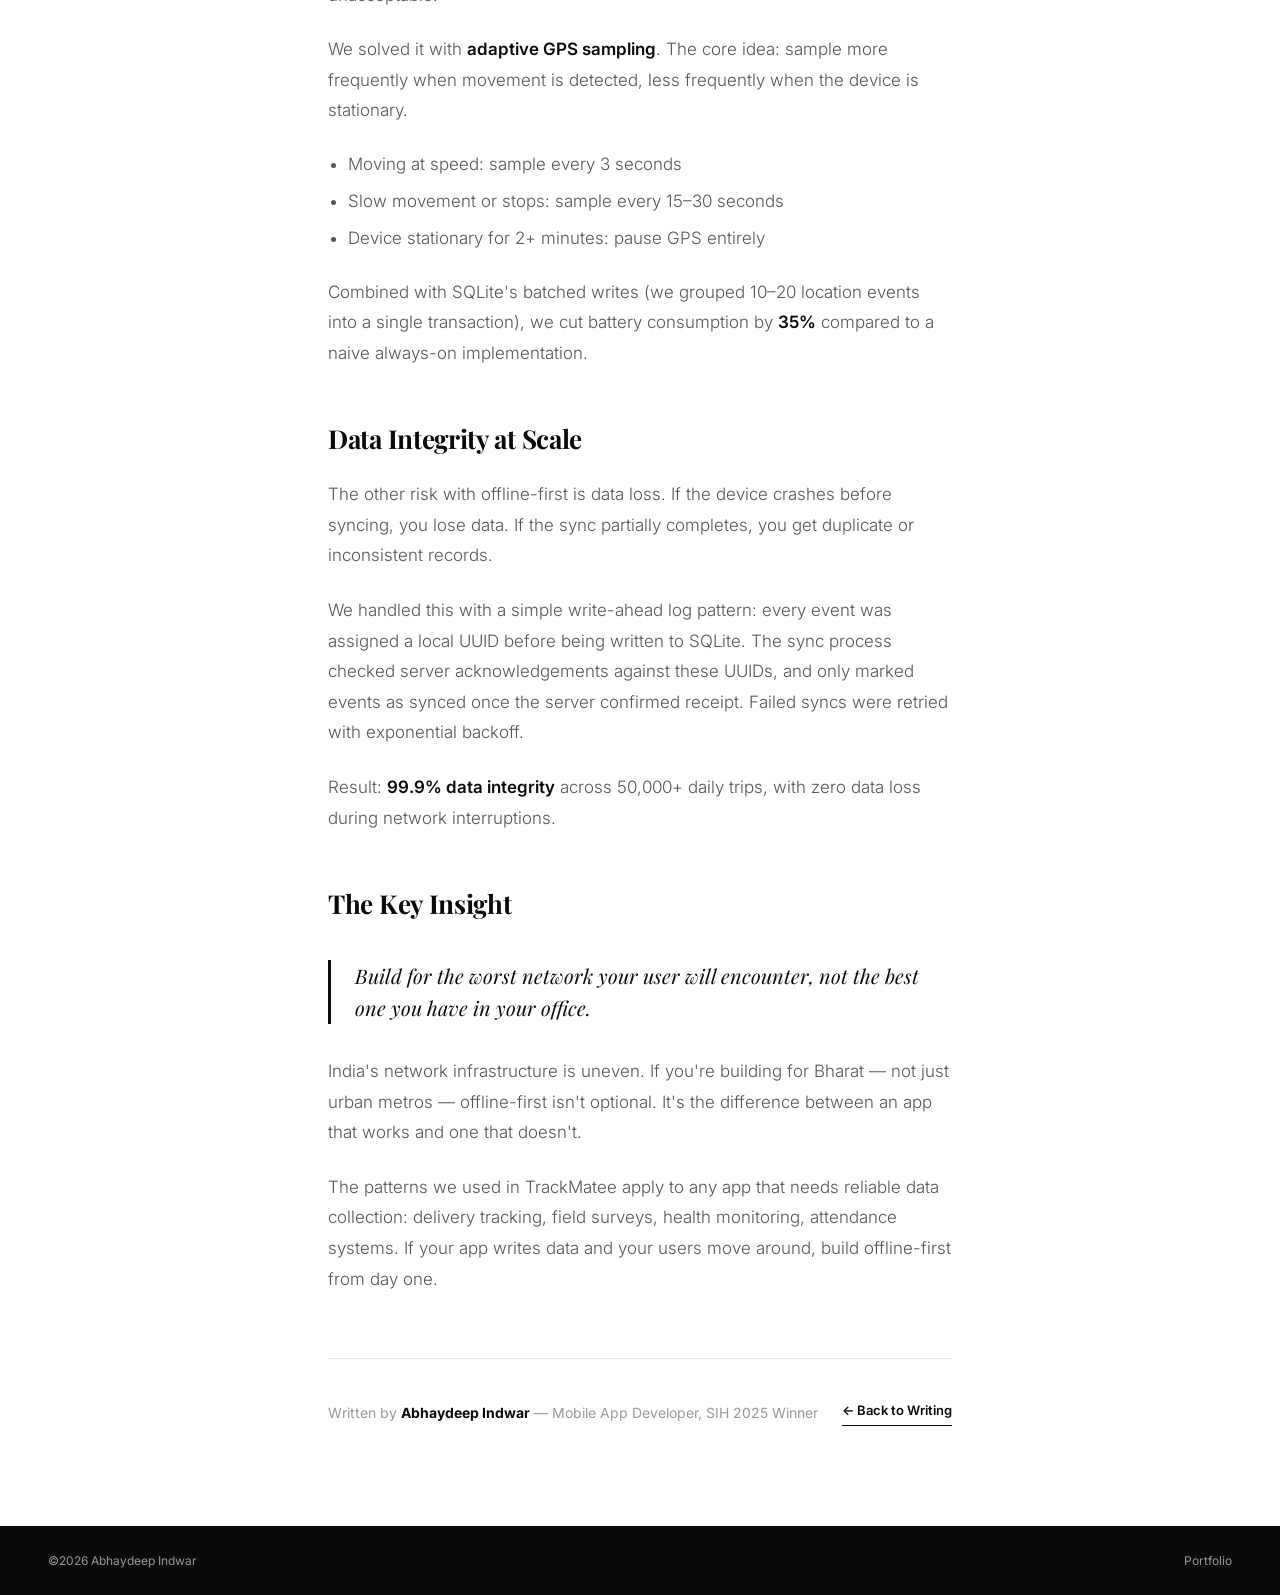
<file: articles/offline-first-apps.html>
<!DOCTYPE html>
<html lang="en">
<head>
    <meta charset="UTF-8">
    <meta name="viewport" content="width=device-width, initial-scale=1.0">
    <title>How Offline-First Apps Save Battery and Improve Reliability — Abhaydeep Indwar</title>
    <link rel="stylesheet" href="article.css">
    <link href="https://fonts.googleapis.com/css2?family=Playfair+Display:ital,wght@0,400;0,700;0,900;1,400&family=Inter:wght@300;400;500;600&display=swap" rel="stylesheet">
</head>
<body>
<nav class="nav">
    <a href="../index.html" class="nav-home">Abhaydeep Indwar</a>
    <a href="../index.html#writing" class="nav-back">← All Articles</a>
</nav>

<div class="article-wrap">
    <div class="article-meta">
        <span class="article-tag">Mobile Systems</span>
        <span class="article-date">Apr 2026</span>
        <span class="article-read-time">5 min read</span>
    </div>

    <h1 class="article-title">How Offline-First Apps Save Battery and Improve Reliability</h1>
    <p class="article-subtitle">Most apps fail silently when the network drops. Building TrackMatee for 50+ Indian cities taught me that offline-first isn't a feature — it's a foundation.</p>

    <div class="article-body">

        <p>When we started building TrackMatee for India's Ministry of Road Transport, we had one constraint that changed everything: the app had to work in places where 4G doesn't.</p>

        <p>Imagine a GPS trip detection platform that needs to log every movement, every stop, every route — continuously — across highways in Uttar Pradesh, mountain roads in Himachal, and city traffic in Mumbai. Some of these areas have no signal for minutes at a time. An app that depends on constant network access would be useless.</p>

        <p>So we built offline-first. Here's what that actually means in practice.</p>

        <h2>What "Offline-First" Actually Means</h2>

        <p>Offline-first doesn't mean your app works without the internet. It means your app <strong>treats the local database as the source of truth</strong>, and syncs with the server when connectivity is available — not the other way around.</p>

        <p>Most apps are built online-first: they fetch data from the server, display it, and write changes back immediately. When the network drops, they break. Offline-first apps invert this: they read and write locally first, then sync in the background when they can.</p>

        <p>In TrackMatee, every trip event — GPS coordinate, timestamp, speed, stop detection — was written to SQLite on the device first. The server sync happened opportunistically: whenever we detected a stable connection, the local buffer flushed upstream.</p>

        <h2>The Battery Problem</h2>

        <p>GPS is the single biggest battery drain on any mobile device. A naive implementation — polling location every second, always-on — can drain a phone in 3–4 hours. For a platform processing 50,000+ trips daily, that's unacceptable.</p>

        <p>We solved it with <strong>adaptive GPS sampling</strong>. The core idea: sample more frequently when movement is detected, less frequently when the device is stationary.</p>

        <ul>
            <li>Moving at speed: sample every 3 seconds</li>
            <li>Slow movement or stops: sample every 15–30 seconds</li>
            <li>Device stationary for 2+ minutes: pause GPS entirely</li>
        </ul>

        <p>Combined with SQLite's batched writes (we grouped 10–20 location events into a single transaction), we cut battery consumption by <strong>35%</strong> compared to a naive always-on implementation.</p>

        <h2>Data Integrity at Scale</h2>

        <p>The other risk with offline-first is data loss. If the device crashes before syncing, you lose data. If the sync partially completes, you get duplicate or inconsistent records.</p>

        <p>We handled this with a simple write-ahead log pattern: every event was assigned a local UUID before being written to SQLite. The sync process checked server acknowledgements against these UUIDs, and only marked events as synced once the server confirmed receipt. Failed syncs were retried with exponential backoff.</p>

        <p>Result: <strong>99.9% data integrity</strong> across 50,000+ daily trips, with zero data loss during network interruptions.</p>

        <h2>The Key Insight</h2>

        <blockquote>Build for the worst network your user will encounter, not the best one you have in your office.</blockquote>

        <p>India's network infrastructure is uneven. If you're building for Bharat — not just urban metros — offline-first isn't optional. It's the difference between an app that works and one that doesn't.</p>

        <p>The patterns we used in TrackMatee apply to any app that needs reliable data collection: delivery tracking, field surveys, health monitoring, attendance systems. If your app writes data and your users move around, build offline-first from day one.</p>

    </div>

    <div class="article-footer">
        <div class="article-author">Written by <strong>Abhaydeep Indwar</strong> — Mobile App Developer, SIH 2025 Winner</div>
        <a href="../index.html#writing" class="back-link">← Back to Writing</a>
    </div>
</div>

<footer>
    <span>©2026 Abhaydeep Indwar</span>
    <a href="../index.html">Portfolio</a>
</footer>
</body>
</html>
</file>
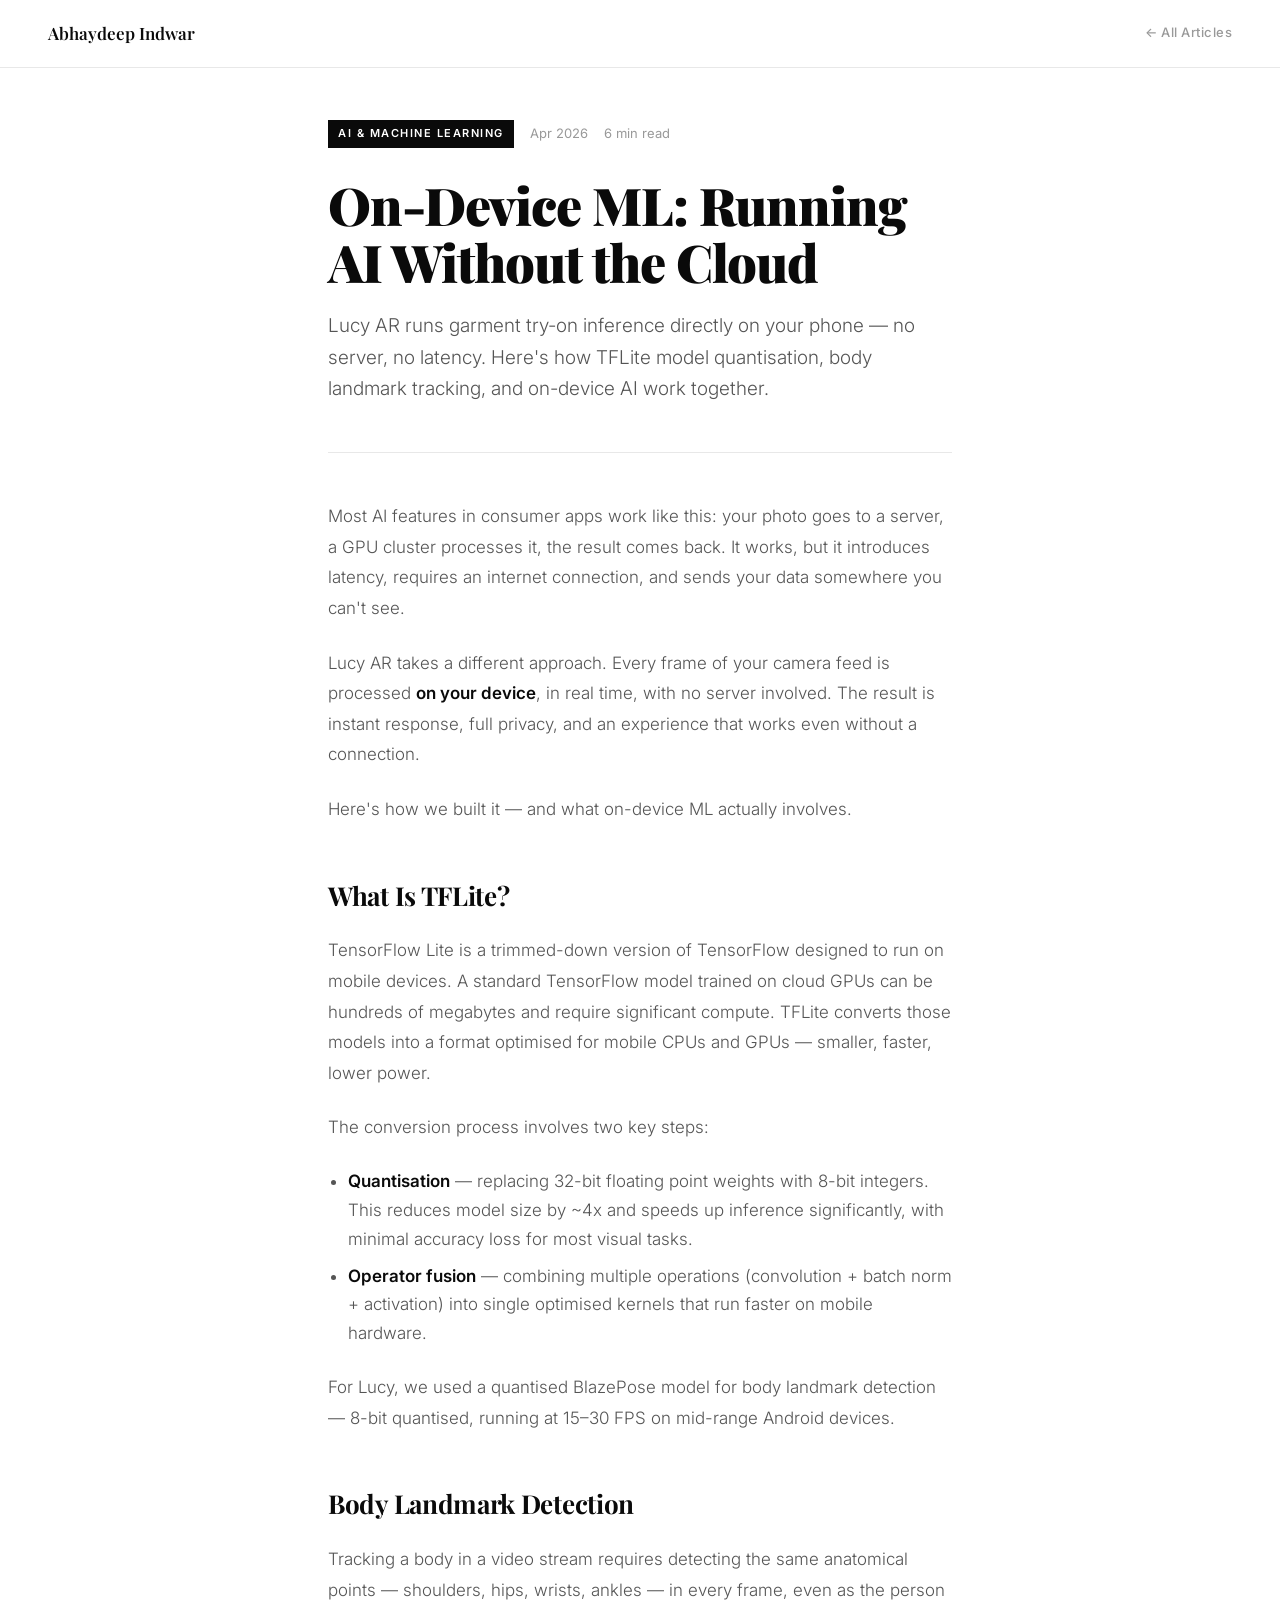
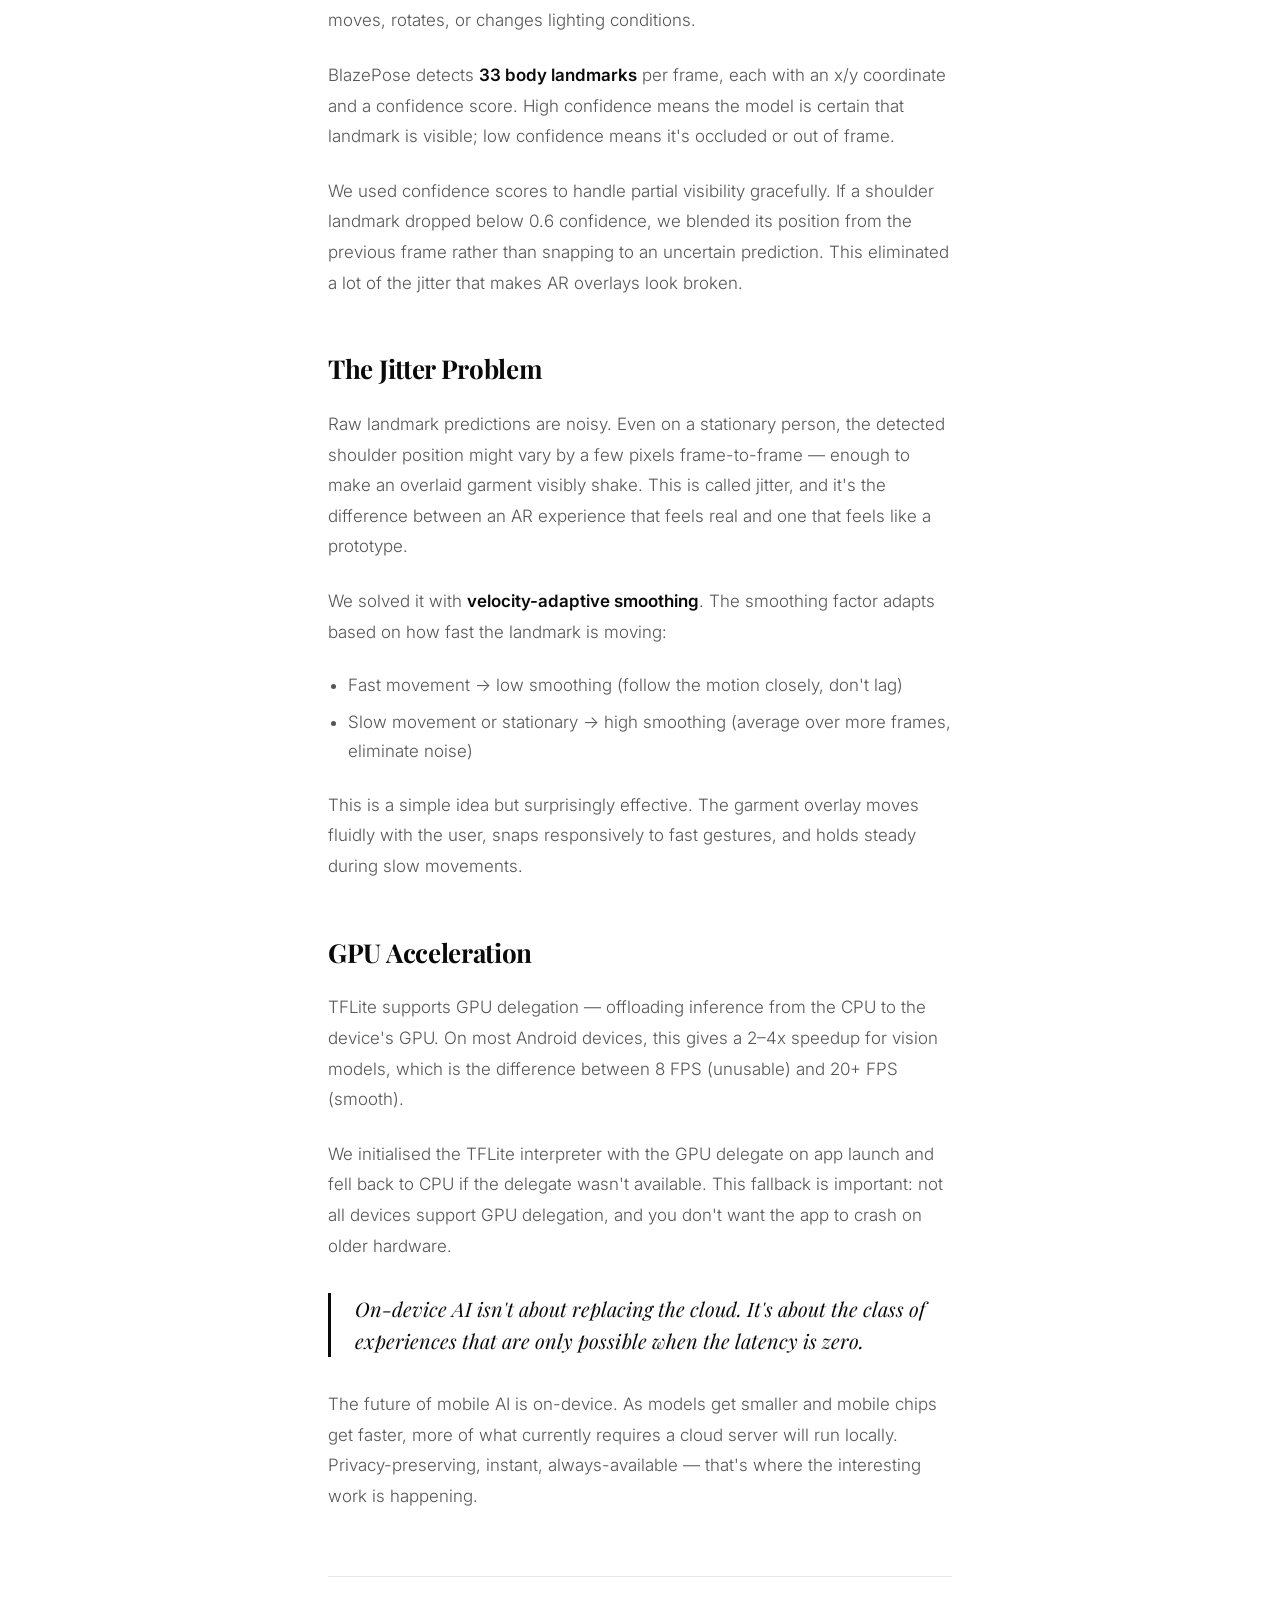
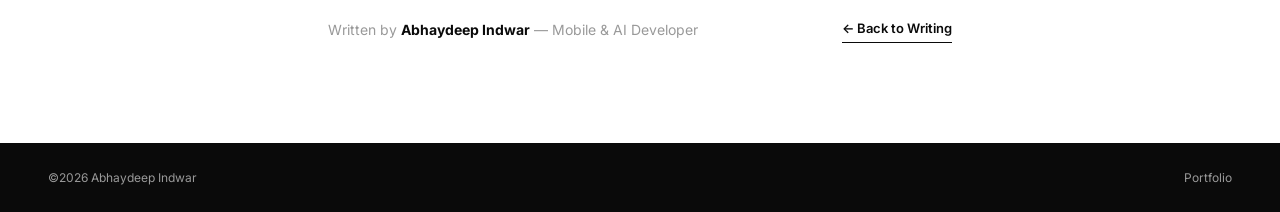
<file: articles/on-device-ml.html>
<!DOCTYPE html>
<html lang="en">
<head>
    <meta charset="UTF-8">
    <meta name="viewport" content="width=device-width, initial-scale=1.0">
    <title>On-Device ML: Running AI Without the Cloud — Abhaydeep Indwar</title>
    <link rel="stylesheet" href="article.css">
    <link href="https://fonts.googleapis.com/css2?family=Playfair+Display:ital,wght@0,400;0,700;0,900;1,400&family=Inter:wght@300;400;500;600&display=swap" rel="stylesheet">
</head>
<body>
<nav class="nav">
    <a href="../index.html" class="nav-home">Abhaydeep Indwar</a>
    <a href="../index.html#writing" class="nav-back">← All Articles</a>
</nav>

<div class="article-wrap">
    <div class="article-meta">
        <span class="article-tag">AI & Machine Learning</span>
        <span class="article-date">Apr 2026</span>
        <span class="article-read-time">6 min read</span>
    </div>

    <h1 class="article-title">On-Device ML: Running AI Without the Cloud</h1>
    <p class="article-subtitle">Lucy AR runs garment try-on inference directly on your phone — no server, no latency. Here's how TFLite model quantisation, body landmark tracking, and on-device AI work together.</p>

    <div class="article-body">

        <p>Most AI features in consumer apps work like this: your photo goes to a server, a GPU cluster processes it, the result comes back. It works, but it introduces latency, requires an internet connection, and sends your data somewhere you can't see.</p>

        <p>Lucy AR takes a different approach. Every frame of your camera feed is processed <strong>on your device</strong>, in real time, with no server involved. The result is instant response, full privacy, and an experience that works even without a connection.</p>

        <p>Here's how we built it — and what on-device ML actually involves.</p>

        <h2>What Is TFLite?</h2>

        <p>TensorFlow Lite is a trimmed-down version of TensorFlow designed to run on mobile devices. A standard TensorFlow model trained on cloud GPUs can be hundreds of megabytes and require significant compute. TFLite converts those models into a format optimised for mobile CPUs and GPUs — smaller, faster, lower power.</p>

        <p>The conversion process involves two key steps:</p>

        <ul>
            <li><strong>Quantisation</strong> — replacing 32-bit floating point weights with 8-bit integers. This reduces model size by ~4x and speeds up inference significantly, with minimal accuracy loss for most visual tasks.</li>
            <li><strong>Operator fusion</strong> — combining multiple operations (convolution + batch norm + activation) into single optimised kernels that run faster on mobile hardware.</li>
        </ul>

        <p>For Lucy, we used a quantised BlazePose model for body landmark detection — 8-bit quantised, running at 15–30 FPS on mid-range Android devices.</p>

        <h2>Body Landmark Detection</h2>

        <p>Tracking a body in a video stream requires detecting the same anatomical points — shoulders, hips, wrists, ankles — in every frame, even as the person moves, rotates, or changes lighting conditions.</p>

        <p>BlazePose detects <strong>33 body landmarks</strong> per frame, each with an x/y coordinate and a confidence score. High confidence means the model is certain that landmark is visible; low confidence means it's occluded or out of frame.</p>

        <p>We used confidence scores to handle partial visibility gracefully. If a shoulder landmark dropped below 0.6 confidence, we blended its position from the previous frame rather than snapping to an uncertain prediction. This eliminated a lot of the jitter that makes AR overlays look broken.</p>

        <h2>The Jitter Problem</h2>

        <p>Raw landmark predictions are noisy. Even on a stationary person, the detected shoulder position might vary by a few pixels frame-to-frame — enough to make an overlaid garment visibly shake. This is called jitter, and it's the difference between an AR experience that feels real and one that feels like a prototype.</p>

        <p>We solved it with <strong>velocity-adaptive smoothing</strong>. The smoothing factor adapts based on how fast the landmark is moving:</p>

        <ul>
            <li>Fast movement → low smoothing (follow the motion closely, don't lag)</li>
            <li>Slow movement or stationary → high smoothing (average over more frames, eliminate noise)</li>
        </ul>

        <p>This is a simple idea but surprisingly effective. The garment overlay moves fluidly with the user, snaps responsively to fast gestures, and holds steady during slow movements.</p>

        <h2>GPU Acceleration</h2>

        <p>TFLite supports GPU delegation — offloading inference from the CPU to the device's GPU. On most Android devices, this gives a 2–4x speedup for vision models, which is the difference between 8 FPS (unusable) and 20+ FPS (smooth).</p>

        <p>We initialised the TFLite interpreter with the GPU delegate on app launch and fell back to CPU if the delegate wasn't available. This fallback is important: not all devices support GPU delegation, and you don't want the app to crash on older hardware.</p>

        <blockquote>On-device AI isn't about replacing the cloud. It's about the class of experiences that are only possible when the latency is zero.</blockquote>

        <p>The future of mobile AI is on-device. As models get smaller and mobile chips get faster, more of what currently requires a cloud server will run locally. Privacy-preserving, instant, always-available — that's where the interesting work is happening.</p>

    </div>

    <div class="article-footer">
        <div class="article-author">Written by <strong>Abhaydeep Indwar</strong> — Mobile & AI Developer</div>
        <a href="../index.html#writing" class="back-link">← Back to Writing</a>
    </div>
</div>

<footer>
    <span>©2026 Abhaydeep Indwar</span>
    <a href="../index.html">Portfolio</a>
</footer>
</body>
</html>
</file>
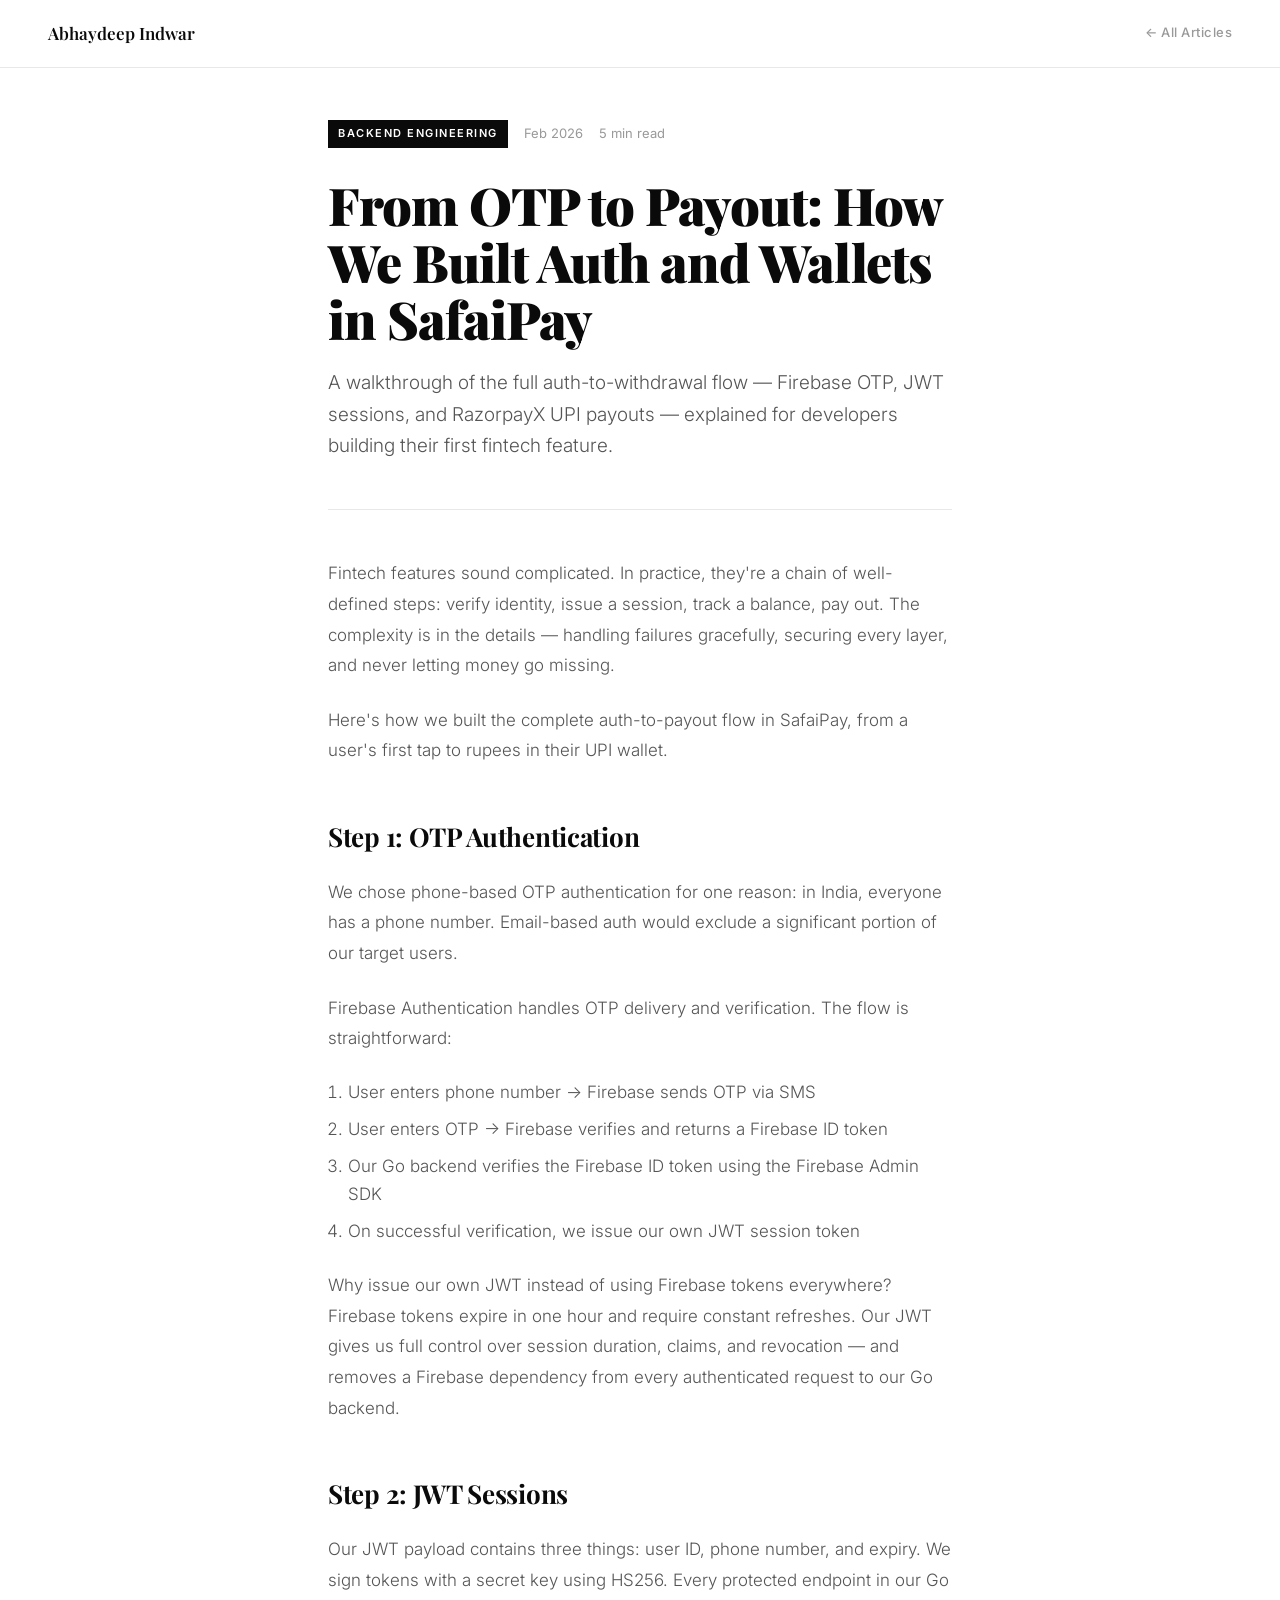
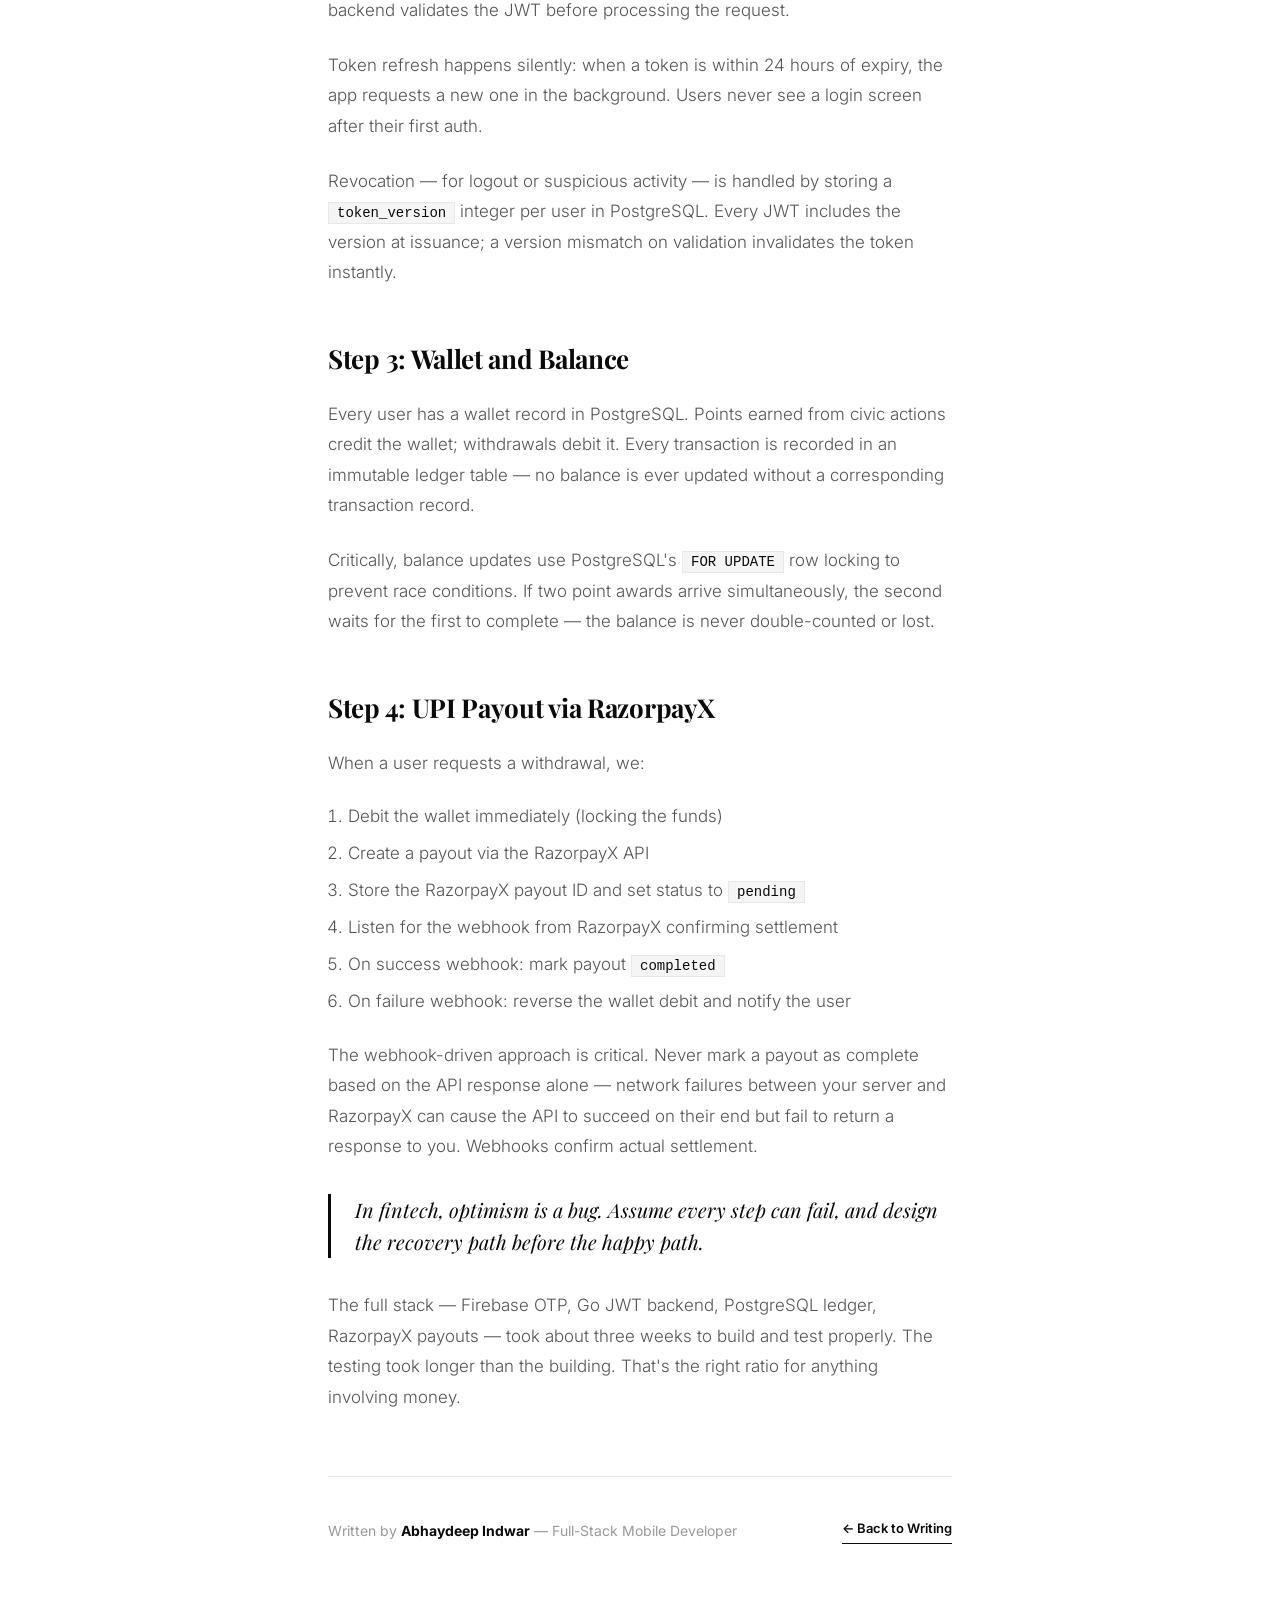
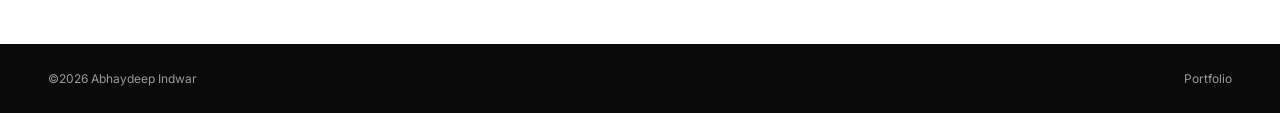
<file: articles/otp-to-payout.html>
<!DOCTYPE html>
<html lang="en">
<head>
    <meta charset="UTF-8">
    <meta name="viewport" content="width=device-width, initial-scale=1.0">
    <title>From OTP to Payout — Abhaydeep Indwar</title>
    <link rel="stylesheet" href="article.css">
    <link href="https://fonts.googleapis.com/css2?family=Playfair+Display:ital,wght@0,400;0,700;0,900;1,400&family=Inter:wght@300;400;500;600&display=swap" rel="stylesheet">
</head>
<body>
<nav class="nav">
    <a href="../index.html" class="nav-home">Abhaydeep Indwar</a>
    <a href="../index.html#writing" class="nav-back">← All Articles</a>
</nav>

<div class="article-wrap">
    <div class="article-meta">
        <span class="article-tag">Backend Engineering</span>
        <span class="article-date">Feb 2026</span>
        <span class="article-read-time">5 min read</span>
    </div>

    <h1 class="article-title">From OTP to Payout: How We Built Auth and Wallets in SafaiPay</h1>
    <p class="article-subtitle">A walkthrough of the full auth-to-withdrawal flow — Firebase OTP, JWT sessions, and RazorpayX UPI payouts — explained for developers building their first fintech feature.</p>

    <div class="article-body">

        <p>Fintech features sound complicated. In practice, they're a chain of well-defined steps: verify identity, issue a session, track a balance, pay out. The complexity is in the details — handling failures gracefully, securing every layer, and never letting money go missing.</p>

        <p>Here's how we built the complete auth-to-payout flow in SafaiPay, from a user's first tap to rupees in their UPI wallet.</p>

        <h2>Step 1: OTP Authentication</h2>

        <p>We chose phone-based OTP authentication for one reason: in India, everyone has a phone number. Email-based auth would exclude a significant portion of our target users.</p>

        <p>Firebase Authentication handles OTP delivery and verification. The flow is straightforward:</p>

        <ol>
            <li>User enters phone number → Firebase sends OTP via SMS</li>
            <li>User enters OTP → Firebase verifies and returns a Firebase ID token</li>
            <li>Our Go backend verifies the Firebase ID token using the Firebase Admin SDK</li>
            <li>On successful verification, we issue our own JWT session token</li>
        </ol>

        <p>Why issue our own JWT instead of using Firebase tokens everywhere? Firebase tokens expire in one hour and require constant refreshes. Our JWT gives us full control over session duration, claims, and revocation — and removes a Firebase dependency from every authenticated request to our Go backend.</p>

        <h2>Step 2: JWT Sessions</h2>

        <p>Our JWT payload contains three things: user ID, phone number, and expiry. We sign tokens with a secret key using HS256. Every protected endpoint in our Go backend validates the JWT before processing the request.</p>

        <p>Token refresh happens silently: when a token is within 24 hours of expiry, the app requests a new one in the background. Users never see a login screen after their first auth.</p>

        <p>Revocation — for logout or suspicious activity — is handled by storing a <code>token_version</code> integer per user in PostgreSQL. Every JWT includes the version at issuance; a version mismatch on validation invalidates the token instantly.</p>

        <h2>Step 3: Wallet and Balance</h2>

        <p>Every user has a wallet record in PostgreSQL. Points earned from civic actions credit the wallet; withdrawals debit it. Every transaction is recorded in an immutable ledger table — no balance is ever updated without a corresponding transaction record.</p>

        <p>Critically, balance updates use PostgreSQL's <code>FOR UPDATE</code> row locking to prevent race conditions. If two point awards arrive simultaneously, the second waits for the first to complete — the balance is never double-counted or lost.</p>

        <h2>Step 4: UPI Payout via RazorpayX</h2>

        <p>When a user requests a withdrawal, we:</p>

        <ol>
            <li>Debit the wallet immediately (locking the funds)</li>
            <li>Create a payout via the RazorpayX API</li>
            <li>Store the RazorpayX payout ID and set status to <code>pending</code></li>
            <li>Listen for the webhook from RazorpayX confirming settlement</li>
            <li>On success webhook: mark payout <code>completed</code></li>
            <li>On failure webhook: reverse the wallet debit and notify the user</li>
        </ol>

        <p>The webhook-driven approach is critical. Never mark a payout as complete based on the API response alone — network failures between your server and RazorpayX can cause the API to succeed on their end but fail to return a response to you. Webhooks confirm actual settlement.</p>

        <blockquote>In fintech, optimism is a bug. Assume every step can fail, and design the recovery path before the happy path.</blockquote>

        <p>The full stack — Firebase OTP, Go JWT backend, PostgreSQL ledger, RazorpayX payouts — took about three weeks to build and test properly. The testing took longer than the building. That's the right ratio for anything involving money.</p>

    </div>

    <div class="article-footer">
        <div class="article-author">Written by <strong>Abhaydeep Indwar</strong> — Full-Stack Mobile Developer</div>
        <a href="../index.html#writing" class="back-link">← Back to Writing</a>
    </div>
</div>

<footer>
    <span>©2026 Abhaydeep Indwar</span>
    <a href="../index.html">Portfolio</a>
</footer>
</body>
</html>
</file>
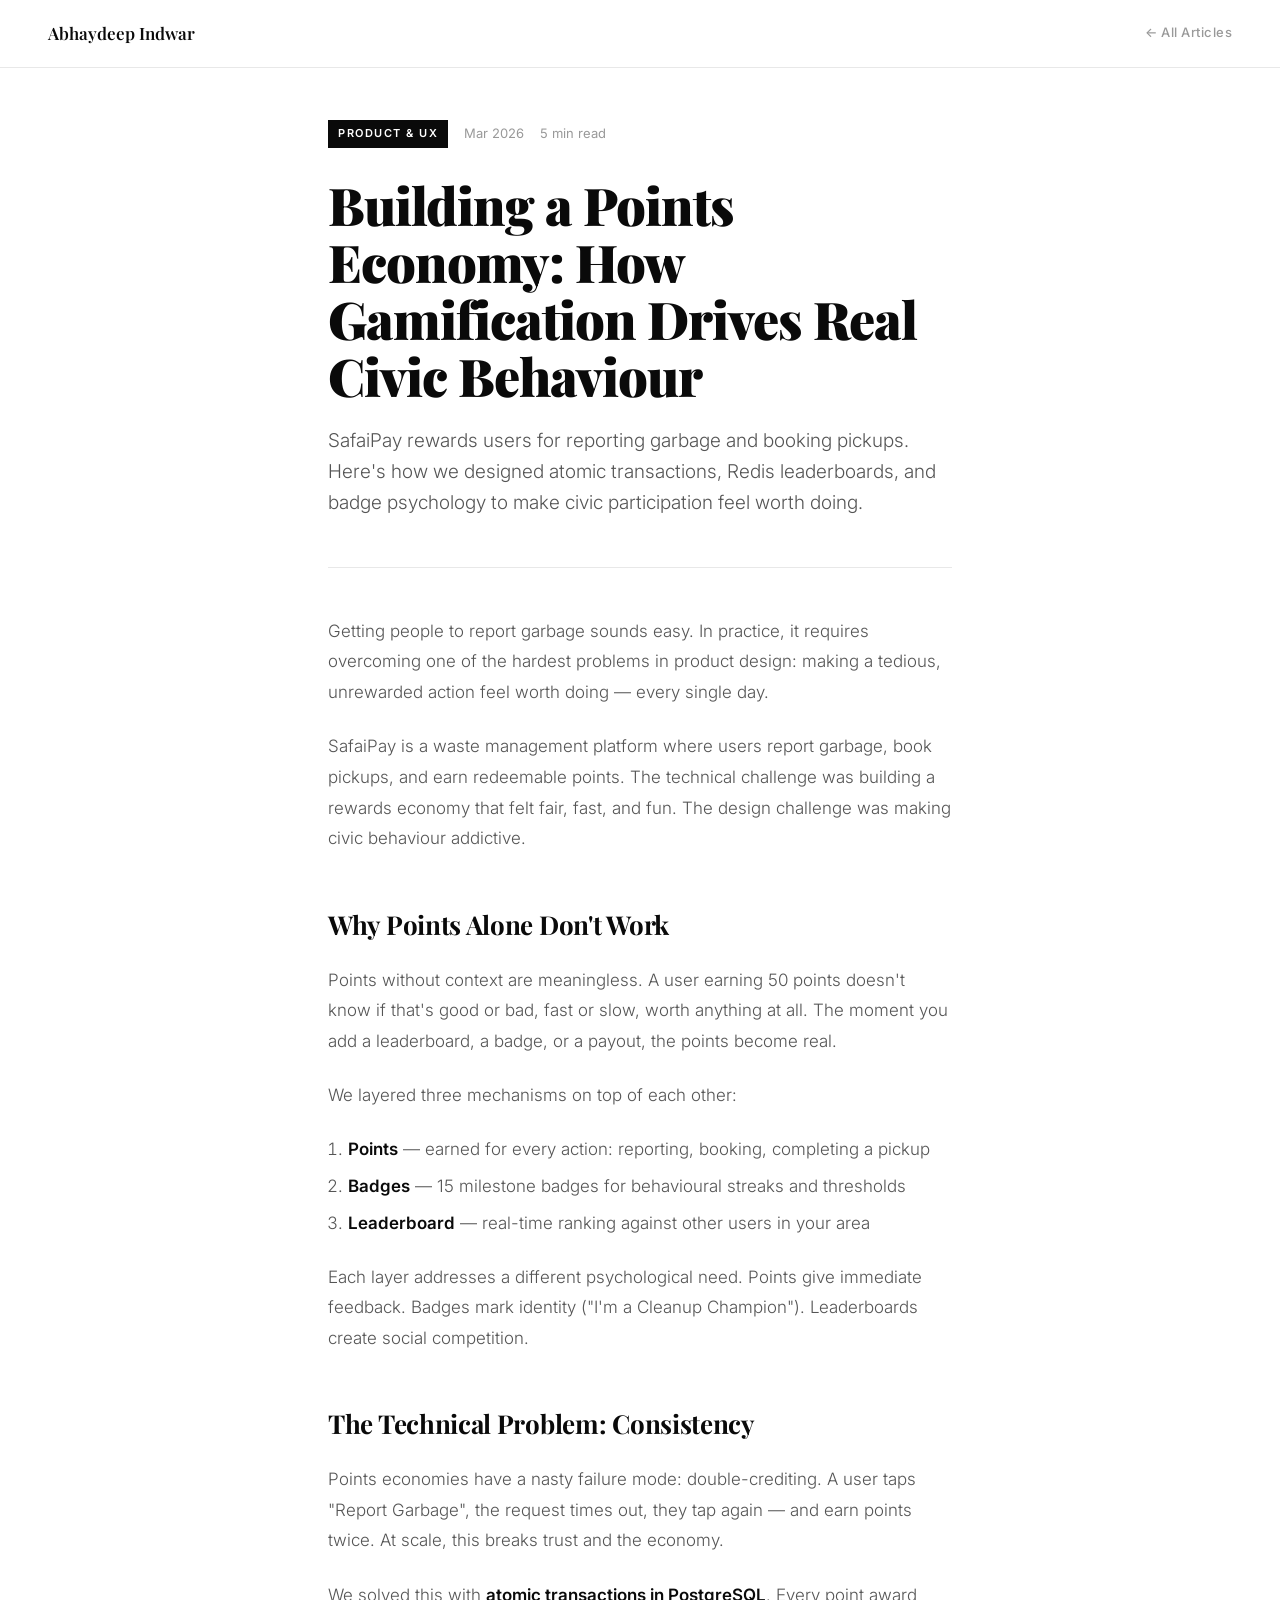
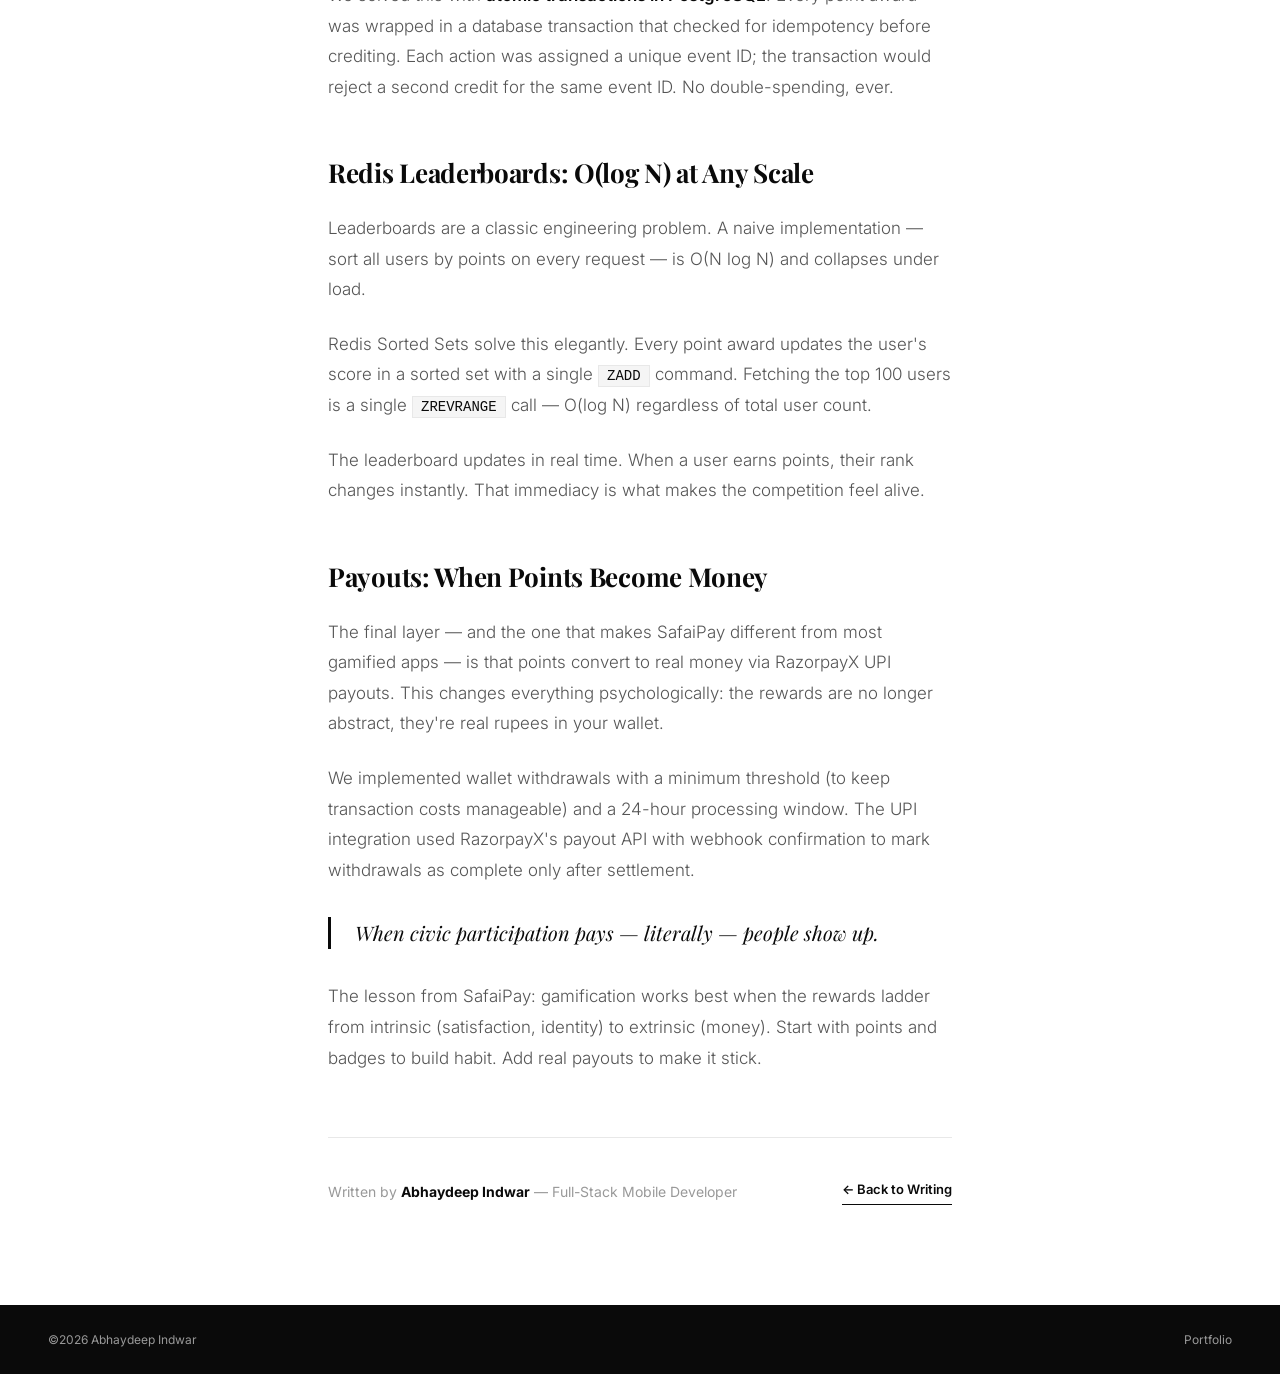
<file: articles/points-economy.html>
<!DOCTYPE html>
<html lang="en">
<head>
    <meta charset="UTF-8">
    <meta name="viewport" content="width=device-width, initial-scale=1.0">
    <title>Building a Points Economy — Abhaydeep Indwar</title>
    <link rel="stylesheet" href="article.css">
    <link href="https://fonts.googleapis.com/css2?family=Playfair+Display:ital,wght@0,400;0,700;0,900;1,400&family=Inter:wght@300;400;500;600&display=swap" rel="stylesheet">
</head>
<body>
<nav class="nav">
    <a href="../index.html" class="nav-home">Abhaydeep Indwar</a>
    <a href="../index.html#writing" class="nav-back">← All Articles</a>
</nav>

<div class="article-wrap">
    <div class="article-meta">
        <span class="article-tag">Product & UX</span>
        <span class="article-date">Mar 2026</span>
        <span class="article-read-time">5 min read</span>
    </div>

    <h1 class="article-title">Building a Points Economy: How Gamification Drives Real Civic Behaviour</h1>
    <p class="article-subtitle">SafaiPay rewards users for reporting garbage and booking pickups. Here's how we designed atomic transactions, Redis leaderboards, and badge psychology to make civic participation feel worth doing.</p>

    <div class="article-body">

        <p>Getting people to report garbage sounds easy. In practice, it requires overcoming one of the hardest problems in product design: making a tedious, unrewarded action feel worth doing — every single day.</p>

        <p>SafaiPay is a waste management platform where users report garbage, book pickups, and earn redeemable points. The technical challenge was building a rewards economy that felt fair, fast, and fun. The design challenge was making civic behaviour addictive.</p>

        <h2>Why Points Alone Don't Work</h2>

        <p>Points without context are meaningless. A user earning 50 points doesn't know if that's good or bad, fast or slow, worth anything at all. The moment you add a leaderboard, a badge, or a payout, the points become real.</p>

        <p>We layered three mechanisms on top of each other:</p>

        <ol>
            <li><strong>Points</strong> — earned for every action: reporting, booking, completing a pickup</li>
            <li><strong>Badges</strong> — 15 milestone badges for behavioural streaks and thresholds</li>
            <li><strong>Leaderboard</strong> — real-time ranking against other users in your area</li>
        </ol>

        <p>Each layer addresses a different psychological need. Points give immediate feedback. Badges mark identity ("I'm a Cleanup Champion"). Leaderboards create social competition.</p>

        <h2>The Technical Problem: Consistency</h2>

        <p>Points economies have a nasty failure mode: double-crediting. A user taps "Report Garbage", the request times out, they tap again — and earn points twice. At scale, this breaks trust and the economy.</p>

        <p>We solved this with <strong>atomic transactions in PostgreSQL</strong>. Every point award was wrapped in a database transaction that checked for idempotency before crediting. Each action was assigned a unique event ID; the transaction would reject a second credit for the same event ID. No double-spending, ever.</p>

        <h2>Redis Leaderboards: O(log N) at Any Scale</h2>

        <p>Leaderboards are a classic engineering problem. A naive implementation — sort all users by points on every request — is O(N log N) and collapses under load.</p>

        <p>Redis Sorted Sets solve this elegantly. Every point award updates the user's score in a sorted set with a single <code>ZADD</code> command. Fetching the top 100 users is a single <code>ZREVRANGE</code> call — O(log N) regardless of total user count.</p>

        <p>The leaderboard updates in real time. When a user earns points, their rank changes instantly. That immediacy is what makes the competition feel alive.</p>

        <h2>Payouts: When Points Become Money</h2>

        <p>The final layer — and the one that makes SafaiPay different from most gamified apps — is that points convert to real money via RazorpayX UPI payouts. This changes everything psychologically: the rewards are no longer abstract, they're real rupees in your wallet.</p>

        <p>We implemented wallet withdrawals with a minimum threshold (to keep transaction costs manageable) and a 24-hour processing window. The UPI integration used RazorpayX's payout API with webhook confirmation to mark withdrawals as complete only after settlement.</p>

        <blockquote>When civic participation pays — literally — people show up.</blockquote>

        <p>The lesson from SafaiPay: gamification works best when the rewards ladder from intrinsic (satisfaction, identity) to extrinsic (money). Start with points and badges to build habit. Add real payouts to make it stick.</p>

    </div>

    <div class="article-footer">
        <div class="article-author">Written by <strong>Abhaydeep Indwar</strong> — Full-Stack Mobile Developer</div>
        <a href="../index.html#writing" class="back-link">← Back to Writing</a>
    </div>
</div>

<footer>
    <span>©2026 Abhaydeep Indwar</span>
    <a href="../index.html">Portfolio</a>
</footer>
</body>
</html>
</file>
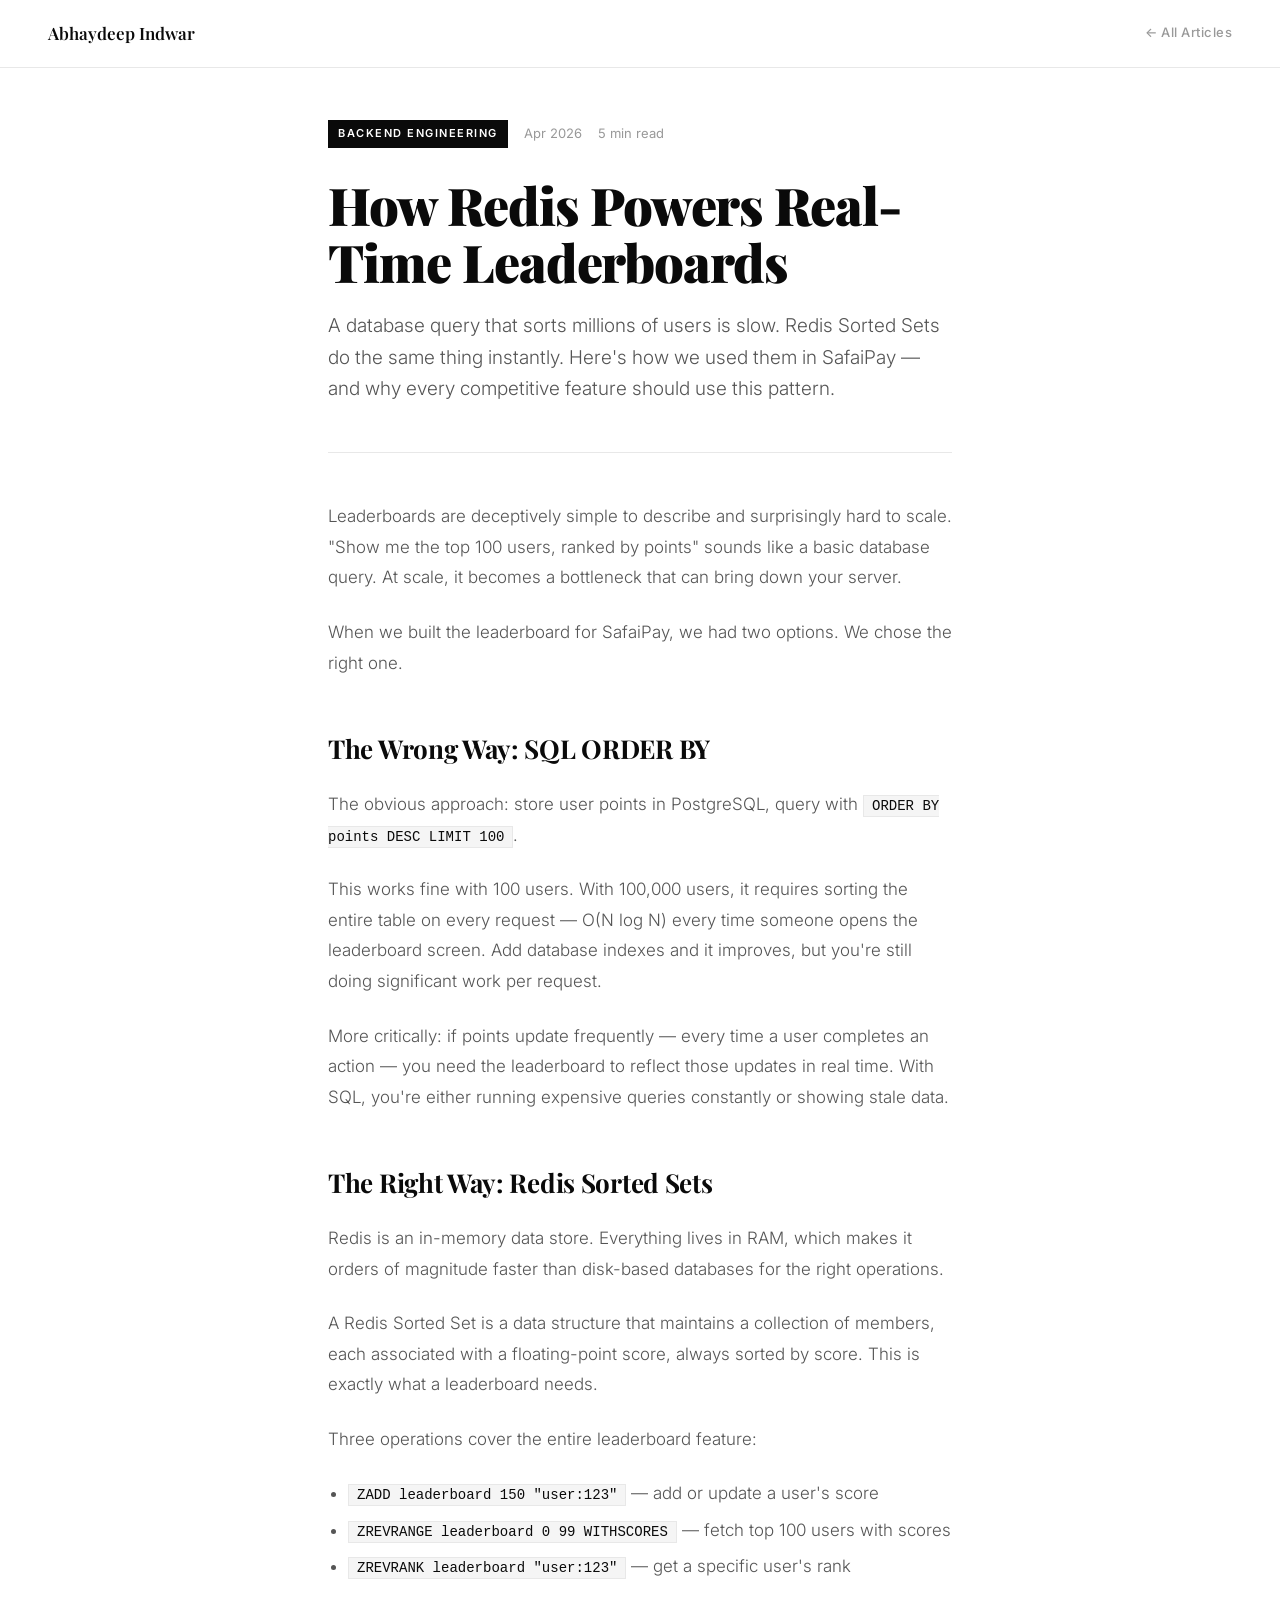
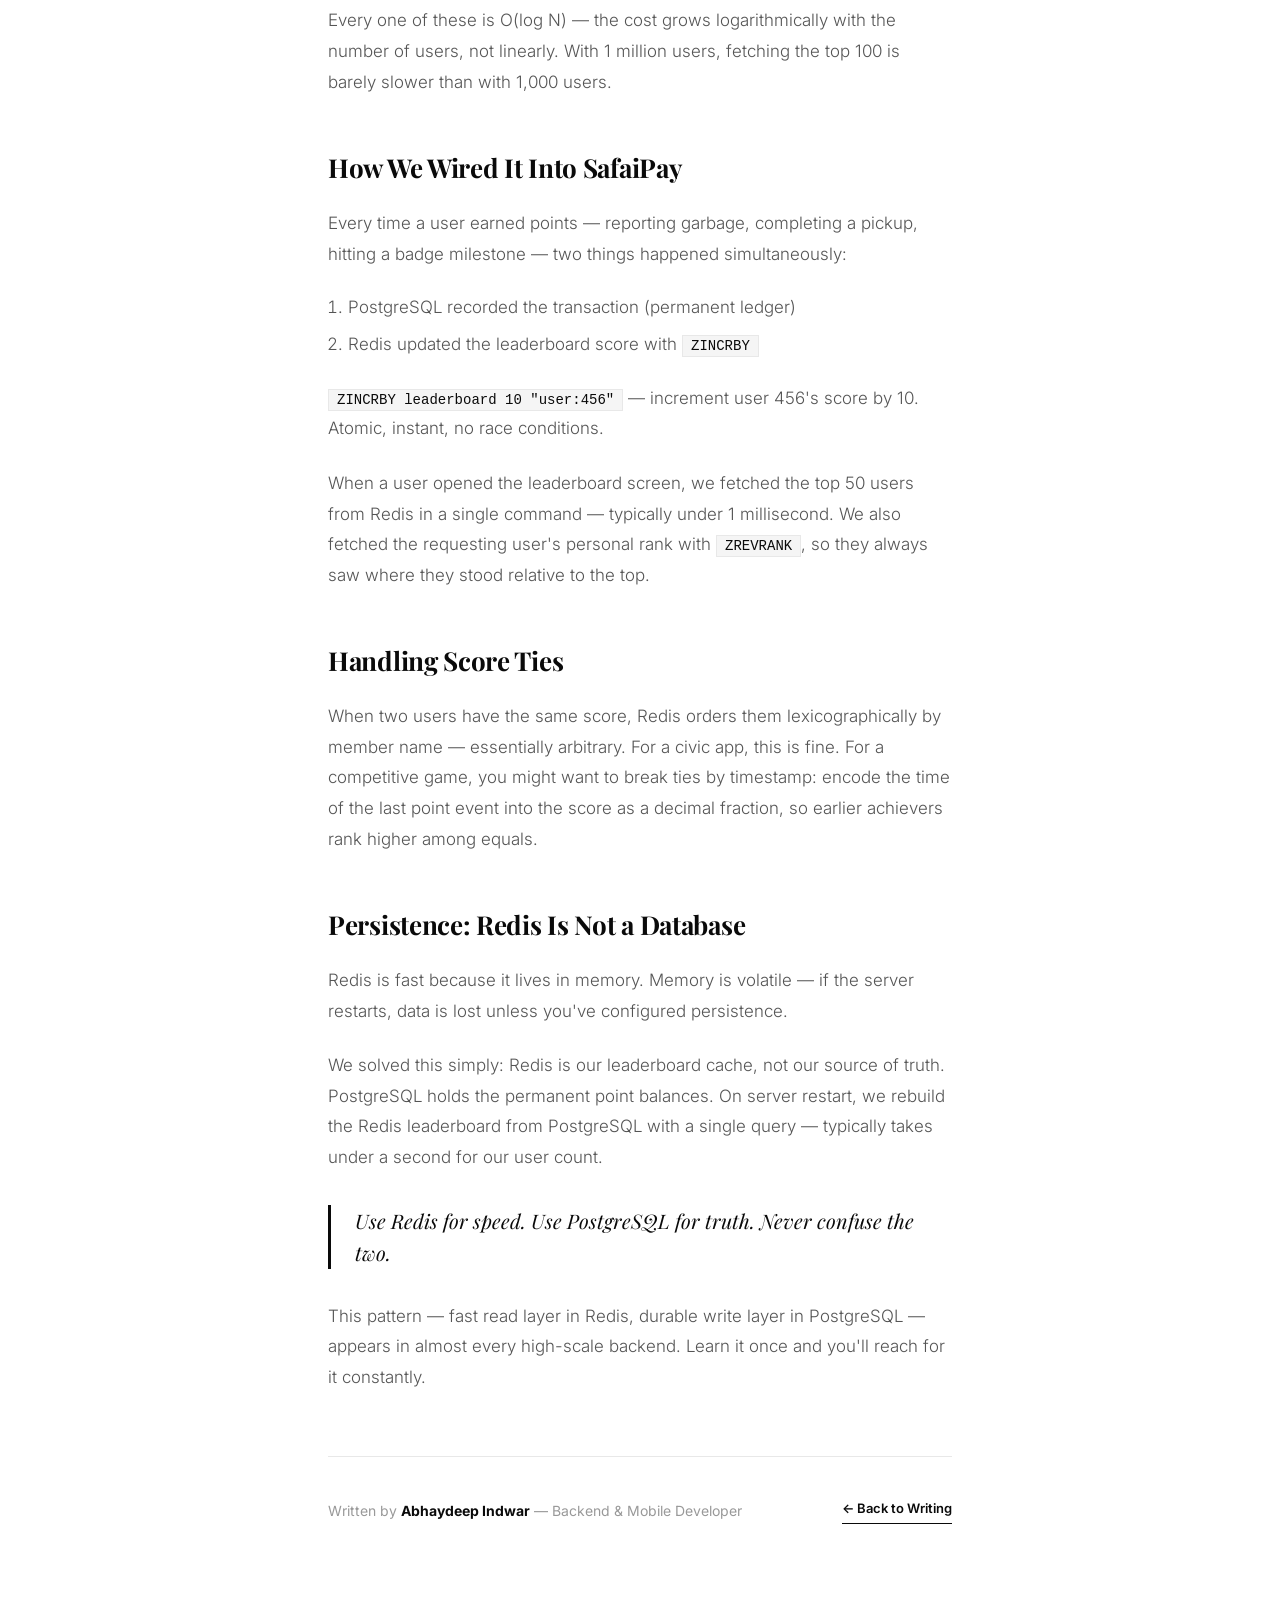
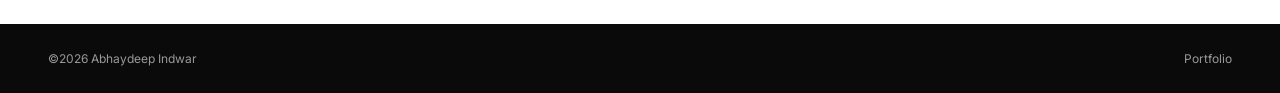
<file: articles/redis-leaderboards.html>
<!DOCTYPE html>
<html lang="en">
<head>
    <meta charset="UTF-8">
    <meta name="viewport" content="width=device-width, initial-scale=1.0">
    <title>How Redis Powers Real-Time Leaderboards — Abhaydeep Indwar</title>
    <link rel="stylesheet" href="article.css">
    <link href="https://fonts.googleapis.com/css2?family=Playfair+Display:ital,wght@0,400;0,700;0,900;1,400&family=Inter:wght@300;400;500;600&display=swap" rel="stylesheet">
</head>
<body>
<nav class="nav">
    <a href="../index.html" class="nav-home">Abhaydeep Indwar</a>
    <a href="../index.html#writing" class="nav-back">← All Articles</a>
</nav>

<div class="article-wrap">
    <div class="article-meta">
        <span class="article-tag">Backend Engineering</span>
        <span class="article-date">Apr 2026</span>
        <span class="article-read-time">5 min read</span>
    </div>

    <h1 class="article-title">How Redis Powers Real-Time Leaderboards</h1>
    <p class="article-subtitle">A database query that sorts millions of users is slow. Redis Sorted Sets do the same thing instantly. Here's how we used them in SafaiPay — and why every competitive feature should use this pattern.</p>

    <div class="article-body">

        <p>Leaderboards are deceptively simple to describe and surprisingly hard to scale. "Show me the top 100 users, ranked by points" sounds like a basic database query. At scale, it becomes a bottleneck that can bring down your server.</p>

        <p>When we built the leaderboard for SafaiPay, we had two options. We chose the right one.</p>

        <h2>The Wrong Way: SQL ORDER BY</h2>

        <p>The obvious approach: store user points in PostgreSQL, query with <code>ORDER BY points DESC LIMIT 100</code>.</p>

        <p>This works fine with 100 users. With 100,000 users, it requires sorting the entire table on every request — O(N log N) every time someone opens the leaderboard screen. Add database indexes and it improves, but you're still doing significant work per request.</p>

        <p>More critically: if points update frequently — every time a user completes an action — you need the leaderboard to reflect those updates in real time. With SQL, you're either running expensive queries constantly or showing stale data.</p>

        <h2>The Right Way: Redis Sorted Sets</h2>

        <p>Redis is an in-memory data store. Everything lives in RAM, which makes it orders of magnitude faster than disk-based databases for the right operations.</p>

        <p>A Redis Sorted Set is a data structure that maintains a collection of members, each associated with a floating-point score, always sorted by score. This is exactly what a leaderboard needs.</p>

        <p>Three operations cover the entire leaderboard feature:</p>

        <ul>
            <li><code>ZADD leaderboard 150 "user:123"</code> — add or update a user's score</li>
            <li><code>ZREVRANGE leaderboard 0 99 WITHSCORES</code> — fetch top 100 users with scores</li>
            <li><code>ZREVRANK leaderboard "user:123"</code> — get a specific user's rank</li>
        </ul>

        <p>Every one of these is O(log N) — the cost grows logarithmically with the number of users, not linearly. With 1 million users, fetching the top 100 is barely slower than with 1,000 users.</p>

        <h2>How We Wired It Into SafaiPay</h2>

        <p>Every time a user earned points — reporting garbage, completing a pickup, hitting a badge milestone — two things happened simultaneously:</p>

        <ol>
            <li>PostgreSQL recorded the transaction (permanent ledger)</li>
            <li>Redis updated the leaderboard score with <code>ZINCRBY</code></li>
        </ol>

        <p><code>ZINCRBY leaderboard 10 "user:456"</code> — increment user 456's score by 10. Atomic, instant, no race conditions.</p>

        <p>When a user opened the leaderboard screen, we fetched the top 50 users from Redis in a single command — typically under 1 millisecond. We also fetched the requesting user's personal rank with <code>ZREVRANK</code>, so they always saw where they stood relative to the top.</p>

        <h2>Handling Score Ties</h2>

        <p>When two users have the same score, Redis orders them lexicographically by member name — essentially arbitrary. For a civic app, this is fine. For a competitive game, you might want to break ties by timestamp: encode the time of the last point event into the score as a decimal fraction, so earlier achievers rank higher among equals.</p>

        <h2>Persistence: Redis Is Not a Database</h2>

        <p>Redis is fast because it lives in memory. Memory is volatile — if the server restarts, data is lost unless you've configured persistence.</p>

        <p>We solved this simply: Redis is our leaderboard cache, not our source of truth. PostgreSQL holds the permanent point balances. On server restart, we rebuild the Redis leaderboard from PostgreSQL with a single query — typically takes under a second for our user count.</p>

        <blockquote>Use Redis for speed. Use PostgreSQL for truth. Never confuse the two.</blockquote>

        <p>This pattern — fast read layer in Redis, durable write layer in PostgreSQL — appears in almost every high-scale backend. Learn it once and you'll reach for it constantly.</p>

    </div>

    <div class="article-footer">
        <div class="article-author">Written by <strong>Abhaydeep Indwar</strong> — Backend & Mobile Developer</div>
        <a href="../index.html#writing" class="back-link">← Back to Writing</a>
    </div>
</div>

<footer>
    <span>©2026 Abhaydeep Indwar</span>
    <a href="../index.html">Portfolio</a>
</footer>
</body>
</html>
</file>
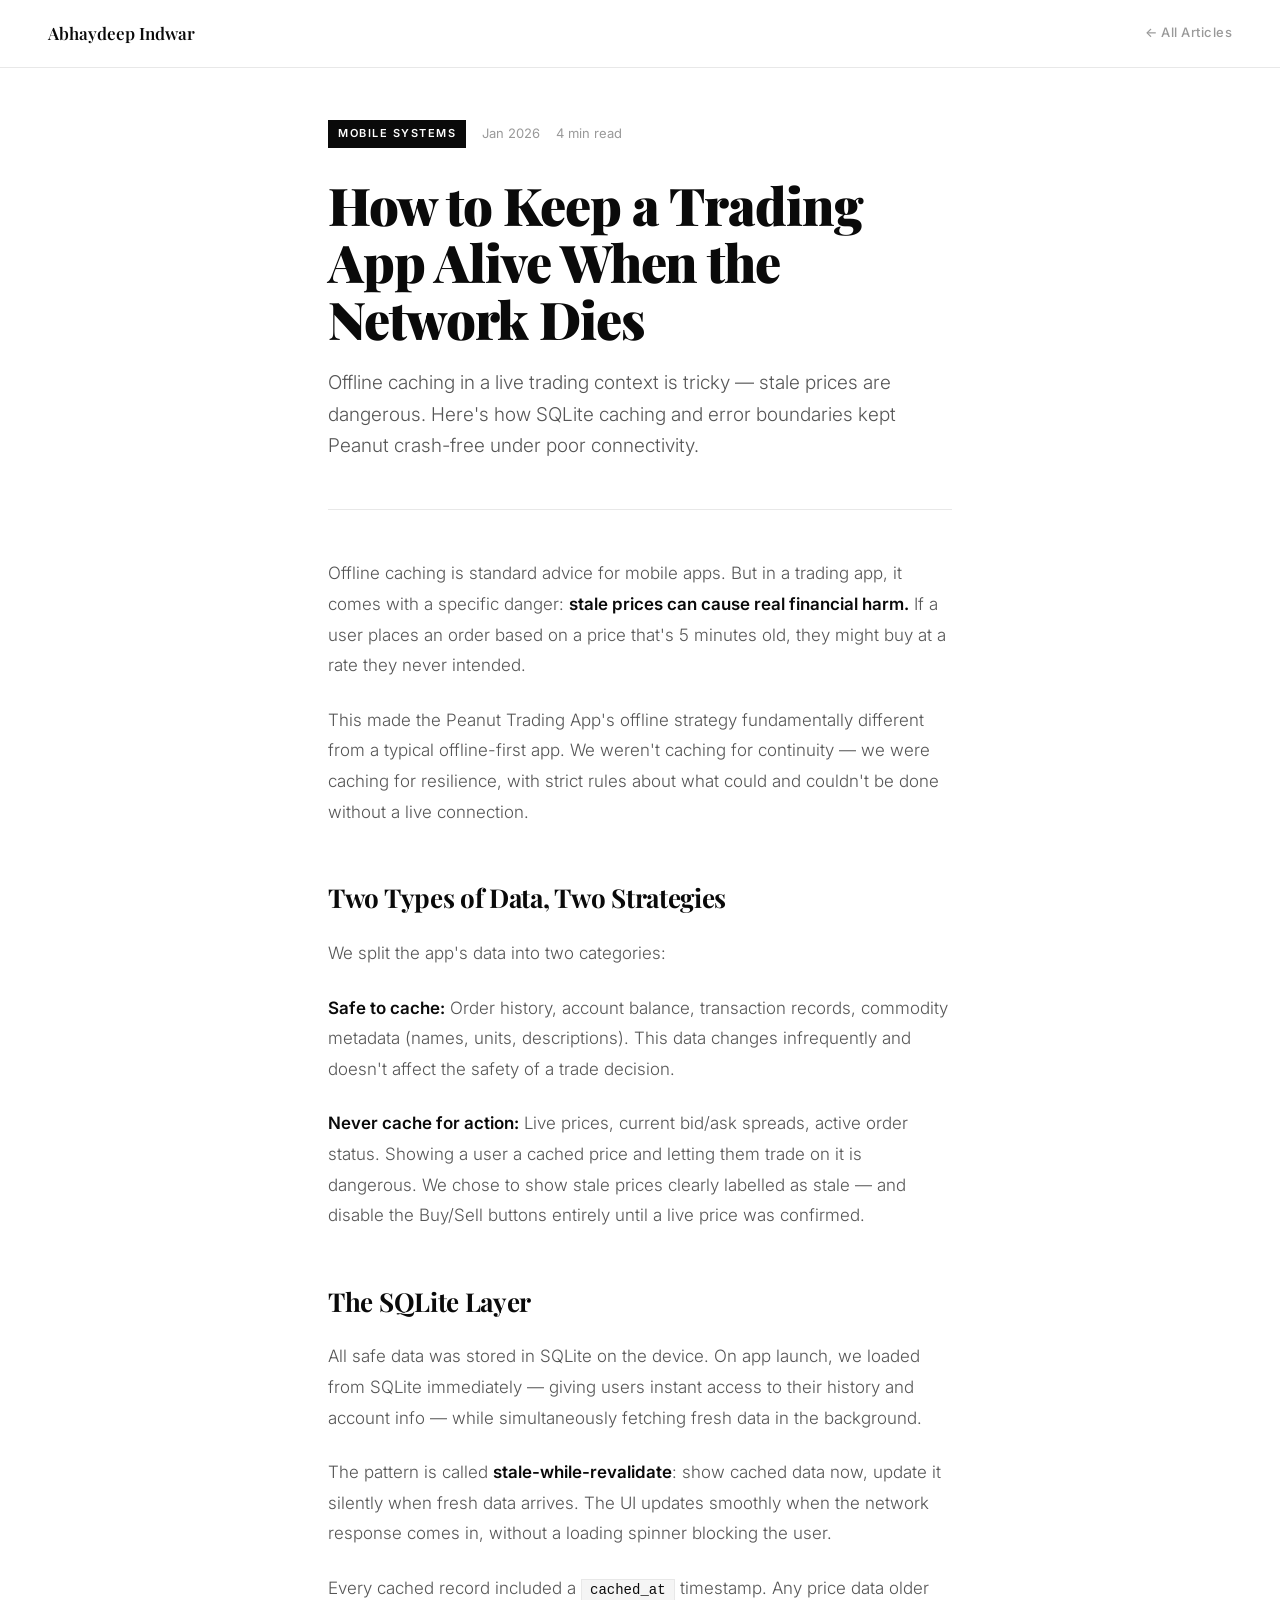
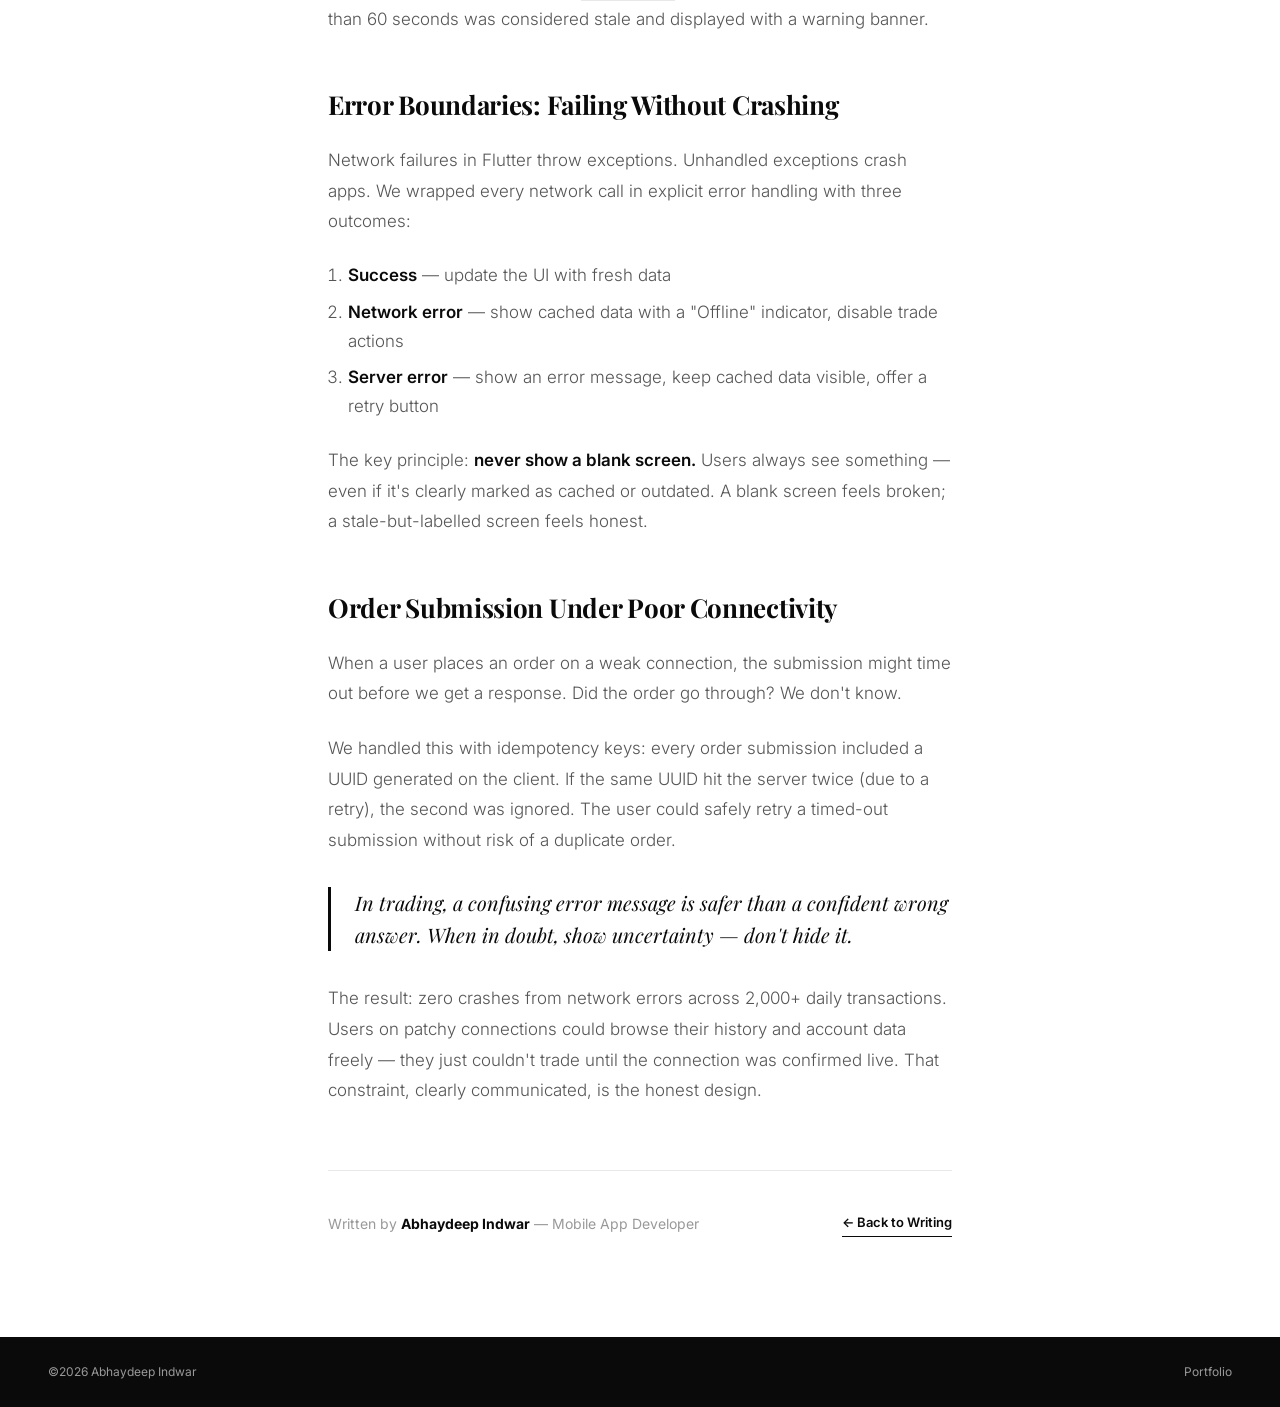
<file: articles/trading-app-offline.html>
<!DOCTYPE html>
<html lang="en">
<head>
    <meta charset="UTF-8">
    <meta name="viewport" content="width=device-width, initial-scale=1.0">
    <title>How to Keep a Trading App Alive When the Network Dies — Abhaydeep Indwar</title>
    <link rel="stylesheet" href="article.css">
    <link href="https://fonts.googleapis.com/css2?family=Playfair+Display:ital,wght@0,400;0,700;0,900;1,400&family=Inter:wght@300;400;500;600&display=swap" rel="stylesheet">
</head>
<body>
<nav class="nav">
    <a href="../index.html" class="nav-home">Abhaydeep Indwar</a>
    <a href="../index.html#writing" class="nav-back">← All Articles</a>
</nav>

<div class="article-wrap">
    <div class="article-meta">
        <span class="article-tag">Mobile Systems</span>
        <span class="article-date">Jan 2026</span>
        <span class="article-read-time">4 min read</span>
    </div>

    <h1 class="article-title">How to Keep a Trading App Alive When the Network Dies</h1>
    <p class="article-subtitle">Offline caching in a live trading context is tricky — stale prices are dangerous. Here's how SQLite caching and error boundaries kept Peanut crash-free under poor connectivity.</p>

    <div class="article-body">

        <p>Offline caching is standard advice for mobile apps. But in a trading app, it comes with a specific danger: <strong>stale prices can cause real financial harm.</strong> If a user places an order based on a price that's 5 minutes old, they might buy at a rate they never intended.</p>

        <p>This made the Peanut Trading App's offline strategy fundamentally different from a typical offline-first app. We weren't caching for continuity — we were caching for resilience, with strict rules about what could and couldn't be done without a live connection.</p>

        <h2>Two Types of Data, Two Strategies</h2>

        <p>We split the app's data into two categories:</p>

        <p><strong>Safe to cache:</strong> Order history, account balance, transaction records, commodity metadata (names, units, descriptions). This data changes infrequently and doesn't affect the safety of a trade decision.</p>

        <p><strong>Never cache for action:</strong> Live prices, current bid/ask spreads, active order status. Showing a user a cached price and letting them trade on it is dangerous. We chose to show stale prices clearly labelled as stale — and disable the Buy/Sell buttons entirely until a live price was confirmed.</p>

        <h2>The SQLite Layer</h2>

        <p>All safe data was stored in SQLite on the device. On app launch, we loaded from SQLite immediately — giving users instant access to their history and account info — while simultaneously fetching fresh data in the background.</p>

        <p>The pattern is called <strong>stale-while-revalidate</strong>: show cached data now, update it silently when fresh data arrives. The UI updates smoothly when the network response comes in, without a loading spinner blocking the user.</p>

        <p>Every cached record included a <code>cached_at</code> timestamp. Any price data older than 60 seconds was considered stale and displayed with a warning banner.</p>

        <h2>Error Boundaries: Failing Without Crashing</h2>

        <p>Network failures in Flutter throw exceptions. Unhandled exceptions crash apps. We wrapped every network call in explicit error handling with three outcomes:</p>

        <ol>
            <li><strong>Success</strong> — update the UI with fresh data</li>
            <li><strong>Network error</strong> — show cached data with a "Offline" indicator, disable trade actions</li>
            <li><strong>Server error</strong> — show an error message, keep cached data visible, offer a retry button</li>
        </ol>

        <p>The key principle: <strong>never show a blank screen.</strong> Users always see something — even if it's clearly marked as cached or outdated. A blank screen feels broken; a stale-but-labelled screen feels honest.</p>

        <h2>Order Submission Under Poor Connectivity</h2>

        <p>When a user places an order on a weak connection, the submission might time out before we get a response. Did the order go through? We don't know.</p>

        <p>We handled this with idempotency keys: every order submission included a UUID generated on the client. If the same UUID hit the server twice (due to a retry), the second was ignored. The user could safely retry a timed-out submission without risk of a duplicate order.</p>

        <blockquote>In trading, a confusing error message is safer than a confident wrong answer. When in doubt, show uncertainty — don't hide it.</blockquote>

        <p>The result: zero crashes from network errors across 2,000+ daily transactions. Users on patchy connections could browse their history and account data freely — they just couldn't trade until the connection was confirmed live. That constraint, clearly communicated, is the honest design.</p>

    </div>

    <div class="article-footer">
        <div class="article-author">Written by <strong>Abhaydeep Indwar</strong> — Mobile App Developer</div>
        <a href="../index.html#writing" class="back-link">← Back to Writing</a>
    </div>
</div>

<footer>
    <span>©2026 Abhaydeep Indwar</span>
    <a href="../index.html">Portfolio</a>
</footer>
</body>
</html>
</file>
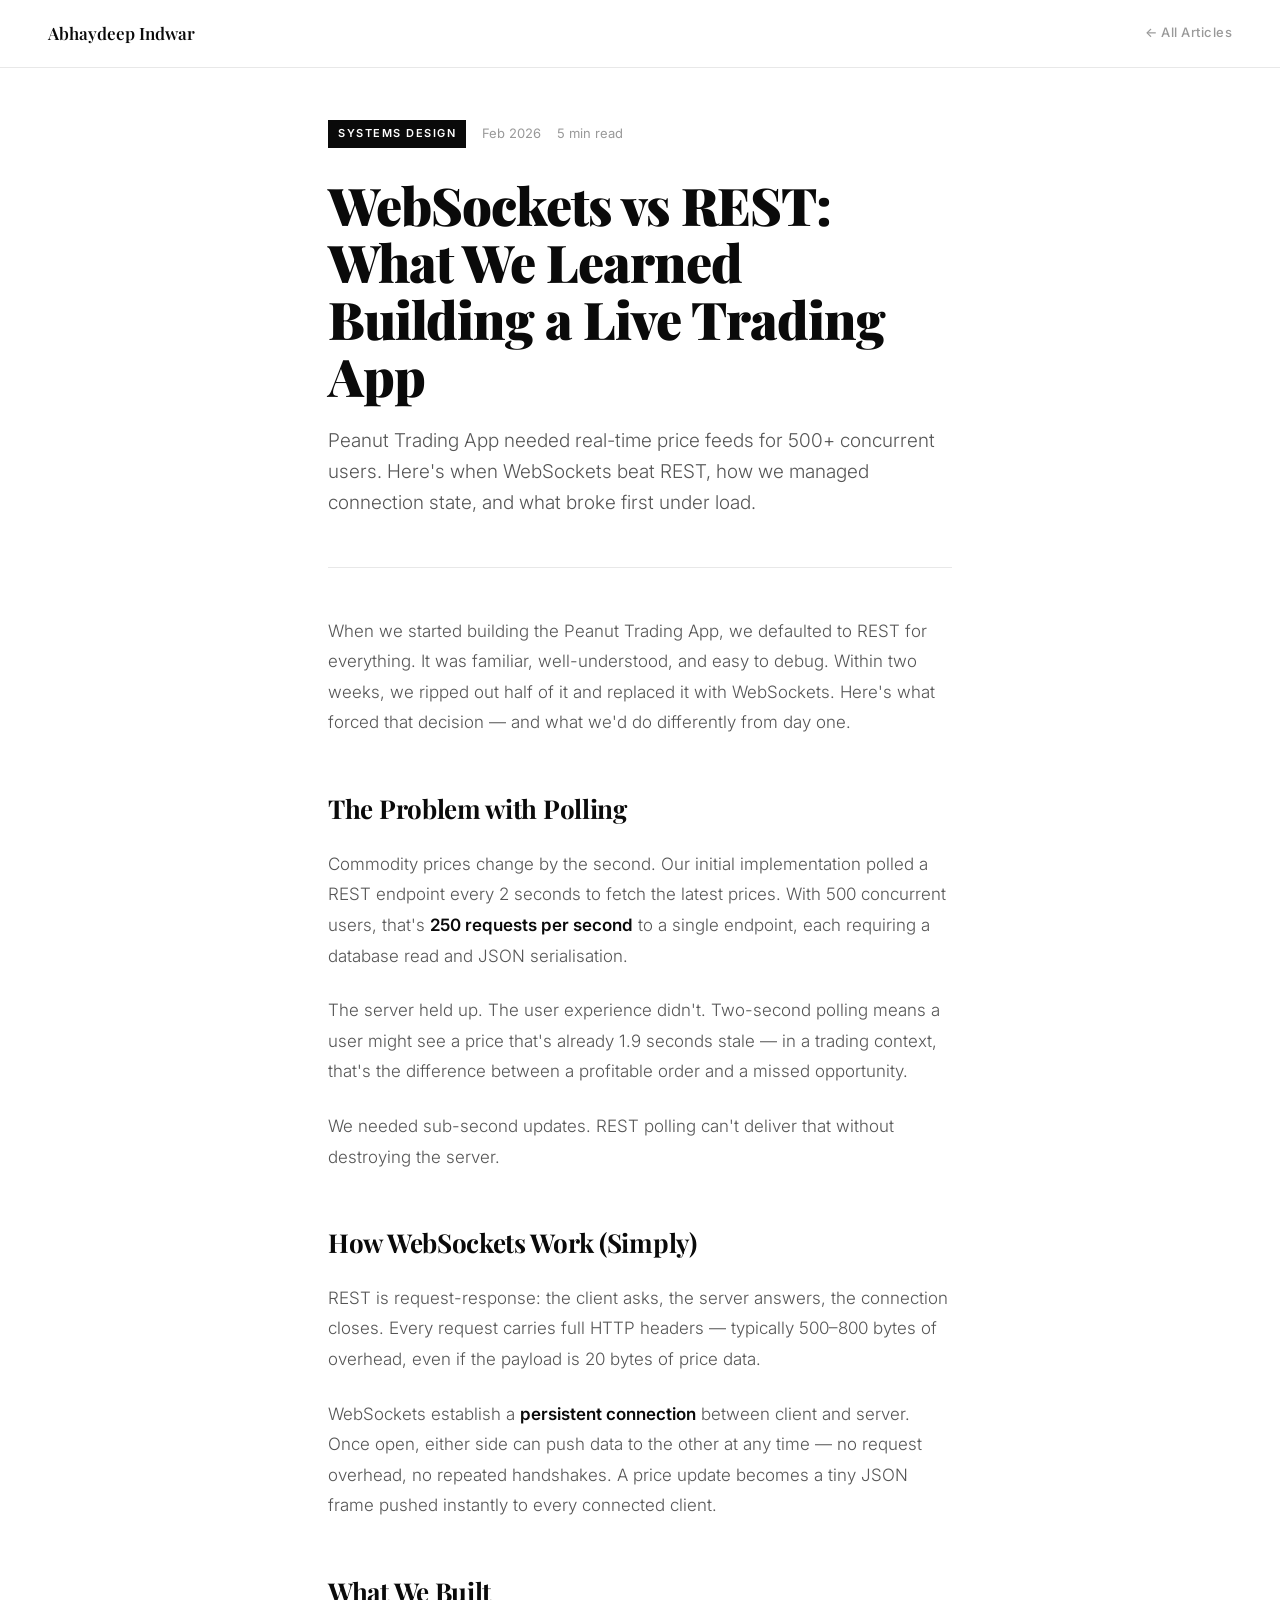
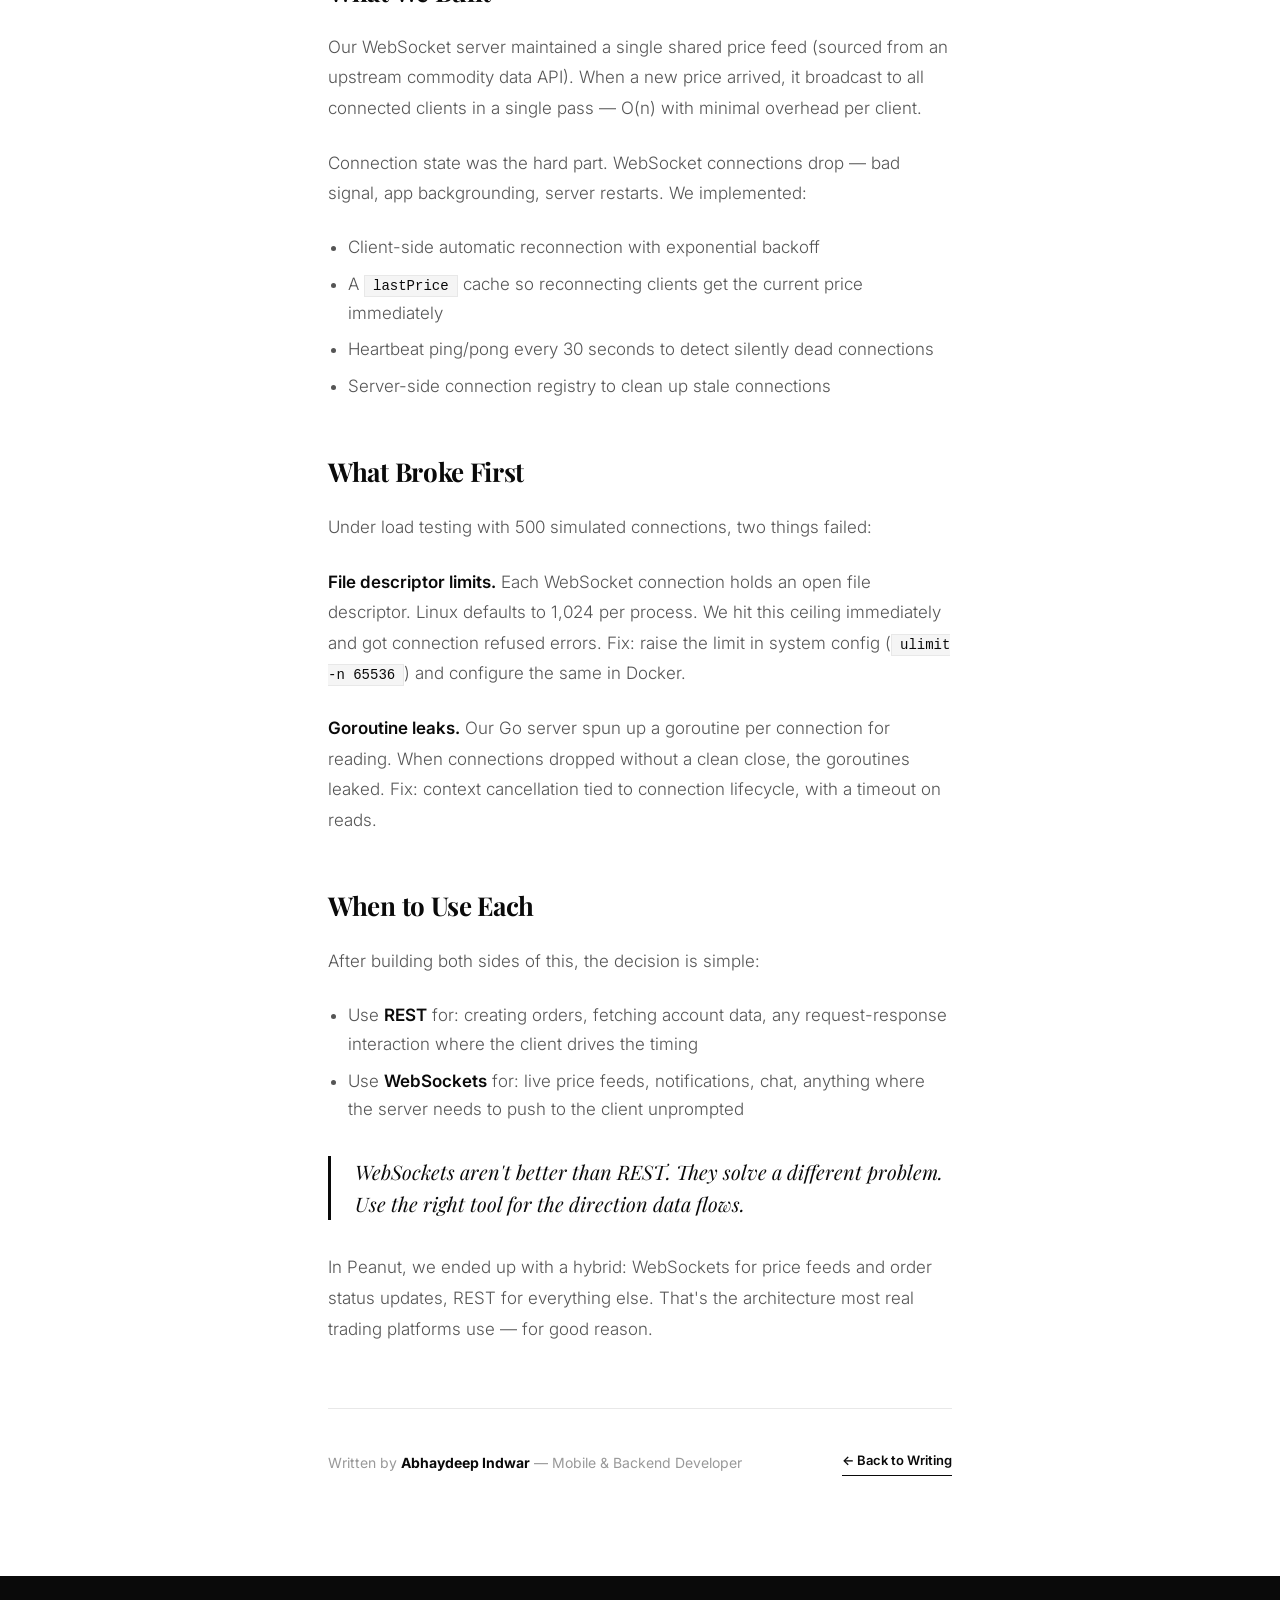
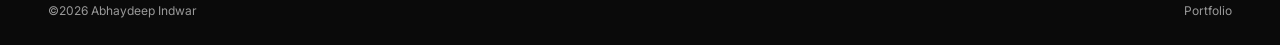
<file: articles/websockets-vs-rest.html>
<!DOCTYPE html>
<html lang="en">
<head>
    <meta charset="UTF-8">
    <meta name="viewport" content="width=device-width, initial-scale=1.0">
    <title>WebSockets vs REST — Abhaydeep Indwar</title>
    <link rel="stylesheet" href="article.css">
    <link href="https://fonts.googleapis.com/css2?family=Playfair+Display:ital,wght@0,400;0,700;0,900;1,400&family=Inter:wght@300;400;500;600&display=swap" rel="stylesheet">
</head>
<body>
<nav class="nav">
    <a href="../index.html" class="nav-home">Abhaydeep Indwar</a>
    <a href="../index.html#writing" class="nav-back">← All Articles</a>
</nav>

<div class="article-wrap">
    <div class="article-meta">
        <span class="article-tag">Systems Design</span>
        <span class="article-date">Feb 2026</span>
        <span class="article-read-time">5 min read</span>
    </div>

    <h1 class="article-title">WebSockets vs REST: What We Learned Building a Live Trading App</h1>
    <p class="article-subtitle">Peanut Trading App needed real-time price feeds for 500+ concurrent users. Here's when WebSockets beat REST, how we managed connection state, and what broke first under load.</p>

    <div class="article-body">

        <p>When we started building the Peanut Trading App, we defaulted to REST for everything. It was familiar, well-understood, and easy to debug. Within two weeks, we ripped out half of it and replaced it with WebSockets. Here's what forced that decision — and what we'd do differently from day one.</p>

        <h2>The Problem with Polling</h2>

        <p>Commodity prices change by the second. Our initial implementation polled a REST endpoint every 2 seconds to fetch the latest prices. With 500 concurrent users, that's <strong>250 requests per second</strong> to a single endpoint, each requiring a database read and JSON serialisation.</p>

        <p>The server held up. The user experience didn't. Two-second polling means a user might see a price that's already 1.9 seconds stale — in a trading context, that's the difference between a profitable order and a missed opportunity.</p>

        <p>We needed sub-second updates. REST polling can't deliver that without destroying the server.</p>

        <h2>How WebSockets Work (Simply)</h2>

        <p>REST is request-response: the client asks, the server answers, the connection closes. Every request carries full HTTP headers — typically 500–800 bytes of overhead, even if the payload is 20 bytes of price data.</p>

        <p>WebSockets establish a <strong>persistent connection</strong> between client and server. Once open, either side can push data to the other at any time — no request overhead, no repeated handshakes. A price update becomes a tiny JSON frame pushed instantly to every connected client.</p>

        <h2>What We Built</h2>

        <p>Our WebSocket server maintained a single shared price feed (sourced from an upstream commodity data API). When a new price arrived, it broadcast to all connected clients in a single pass — O(n) with minimal overhead per client.</p>

        <p>Connection state was the hard part. WebSocket connections drop — bad signal, app backgrounding, server restarts. We implemented:</p>

        <ul>
            <li>Client-side automatic reconnection with exponential backoff</li>
            <li>A <code>lastPrice</code> cache so reconnecting clients get the current price immediately</li>
            <li>Heartbeat ping/pong every 30 seconds to detect silently dead connections</li>
            <li>Server-side connection registry to clean up stale connections</li>
        </ul>

        <h2>What Broke First</h2>

        <p>Under load testing with 500 simulated connections, two things failed:</p>

        <p><strong>File descriptor limits.</strong> Each WebSocket connection holds an open file descriptor. Linux defaults to 1,024 per process. We hit this ceiling immediately and got connection refused errors. Fix: raise the limit in system config (<code>ulimit -n 65536</code>) and configure the same in Docker.</p>

        <p><strong>Goroutine leaks.</strong> Our Go server spun up a goroutine per connection for reading. When connections dropped without a clean close, the goroutines leaked. Fix: context cancellation tied to connection lifecycle, with a timeout on reads.</p>

        <h2>When to Use Each</h2>

        <p>After building both sides of this, the decision is simple:</p>

        <ul>
            <li>Use <strong>REST</strong> for: creating orders, fetching account data, any request-response interaction where the client drives the timing</li>
            <li>Use <strong>WebSockets</strong> for: live price feeds, notifications, chat, anything where the server needs to push to the client unprompted</li>
        </ul>

        <blockquote>WebSockets aren't better than REST. They solve a different problem. Use the right tool for the direction data flows.</blockquote>

        <p>In Peanut, we ended up with a hybrid: WebSockets for price feeds and order status updates, REST for everything else. That's the architecture most real trading platforms use — for good reason.</p>

    </div>

    <div class="article-footer">
        <div class="article-author">Written by <strong>Abhaydeep Indwar</strong> — Mobile & Backend Developer</div>
        <a href="../index.html#writing" class="back-link">← Back to Writing</a>
    </div>
</div>

<footer>
    <span>©2026 Abhaydeep Indwar</span>
    <a href="../index.html">Portfolio</a>
</footer>
</body>
</html>
</file>
<file: style.css>
/* ============================================
   ROOT & RESET
============================================ */
*, *::before, *::after { margin: 0; padding: 0; box-sizing: border-box; }

:root {
    --black: #0a0a0a;
    --white: #ffffff;
    --gray-100: #f5f5f5;
    --gray-200: #e8e8e8;
    --gray-400: #999;
    --gray-600: #555;
    --gray-800: #222;
    --font-serif: 'Playfair Display', Georgia, serif;
    --font-sans: 'Inter', system-ui, sans-serif;
    --max-w: 1100px;
    --pad: clamp(24px, 5vw, 80px);
}

html { scroll-behavior: smooth; }

body {
    background: var(--black);
    color: var(--white);
    font-family: var(--font-sans);
    font-size: 17px;
    line-height: 1.7;
    -webkit-font-smoothing: antialiased;
}

a { color: inherit; text-decoration: none; }
em { font-style: italic; }

/* ============================================
   REVEAL ANIMATIONS
============================================ */
.reveal-item {
    opacity: 0;
    transform: translateY(28px);
    transition: opacity 0.5s ease, transform 0.5s cubic-bezier(0.22, 1, 0.36, 1);
}
.reveal-item.revealed {
    opacity: 1;
    transform: translateY(0);
}

/* ============================================
   PROGRESS BAR
============================================ */
.progress-bar {
    position: fixed;
    top: 0; left: 0;
    height: 2px;
    width: 0%;
    background: var(--white);
    z-index: 9999;
    transition: width 0.1s linear;
}

/* ============================================
   HIGHLIGHTS
============================================ */
.hl {
    color: var(--white);
    font-weight: 600;
    border-bottom: 1px solid rgba(255,255,255,0.4);
    padding-bottom: 1px;
}
.hl-dim { color: var(--gray-400); font-weight: 400; }

/* ============================================
   SECTION NUMBERS
============================================ */
.section-num {
    font-family: var(--font-serif);
    font-size: clamp(80px, 12vw, 160px);
    font-weight: 900;
    color: rgba(255,255,255,0.04);
    line-height: 1;
    position: absolute;
    top: 40px; right: var(--pad);
    pointer-events: none;
    user-select: none;
    letter-spacing: -4px;
}
.section-num.light-num {
    color: rgba(0,0,0,0.05);
}

/* ============================================
   NAV
============================================ */
.nav {
    position: fixed;
    top: 0; left: 0; right: 0;
    z-index: 100;
    background: rgba(10,10,10,0.96);
    backdrop-filter: blur(8px);
    border-bottom: 1px solid rgba(255,255,255,0.08);
    display: flex;
    align-items: center;
    justify-content: space-between;
    padding: 20px var(--pad);
}
.nav-name {
    font-family: var(--font-serif);
    font-weight: 600;
    font-size: 18px;
    letter-spacing: -0.3px;
    color: var(--white);
}
.nav-links { display: flex; gap: 36px; }
.nav-links a {
    font-size: 13px;
    font-weight: 500;
    letter-spacing: 0.5px;
    color: var(--gray-400);
    transition: color 0.2s;
}
.nav-links a:hover, .nav-links a.active { color: var(--white); }
.nav-toggle {
    display: none;
    background: none;
    border: none;
    font-size: 20px;
    cursor: pointer;
    color: var(--white);
}

/* ============================================
   HERO
============================================ */
.hero {
    background: var(--black);
    padding: 0 var(--pad);
    display: flex;
    align-items: center;
    min-height: 100vh;
    position: relative;
}
.hero-inner {
    max-width: var(--max-w);
    margin: 0 auto;
    width: 100%;
    padding: 140px 0 80px;
}
.hero-kicker {
    font-size: 13px;
    font-weight: 500;
    letter-spacing: 2px;
    text-transform: uppercase;
    color: var(--gray-400);
    margin-bottom: 28px;
}
.hero-title {
    font-family: var(--font-serif);
    font-size: clamp(52px, 9vw, 104px);
    font-weight: 900;
    line-height: 1.0;
    letter-spacing: -2px;
    margin-bottom: 32px;
    color: var(--white);
}
.hero-title em { font-weight: 400; color: var(--gray-400); }
.hero-sub {
    max-width: 600px;
    font-size: 17px;
    color: var(--gray-400);
    line-height: 2;
    margin-bottom: 44px;
    font-weight: 300;
}
.hero-stack {
    display: flex;
    flex-wrap: wrap;
    gap: 8px;
    margin-bottom: 36px;
}
.hero-stack span {
    font-size: 12px;
    font-weight: 600;
    letter-spacing: 0.5px;
    color: var(--white);
    border: 1px solid rgba(255,255,255,0.2);
    padding: 5px 14px;
}
.hero-cta { display: flex; gap: 16px; flex-wrap: wrap; }
.hero-rule { width: 60px; height: 1px; background: rgba(255,255,255,0.2); margin-top: 80px; }

/* ============================================
   BUTTONS
============================================ */
.btn-primary {
    display: inline-block;
    background: var(--white);
    color: var(--black);
    font-size: 13px;
    font-weight: 600;
    letter-spacing: 1px;
    text-transform: uppercase;
    padding: 14px 32px;
    transition: opacity 0.2s;
}
.btn-primary:hover { opacity: 0.85; }

.btn-ghost {
    display: inline-block;
    background: transparent;
    color: var(--white);
    font-size: 13px;
    font-weight: 600;
    letter-spacing: 1px;
    text-transform: uppercase;
    padding: 13px 32px;
    border: 1px solid rgba(255,255,255,0.2);
    transition: border-color 0.2s;
}
.btn-ghost:hover { border-color: var(--white); }

/* Buttons for dark sections */
.btn-primary-dark {
    display: inline-block;
    background: var(--white);
    color: var(--black);
    font-size: 13px;
    font-weight: 600;
    letter-spacing: 1px;
    text-transform: uppercase;
    padding: 14px 32px;
    transition: opacity 0.2s;
}
.btn-primary-dark:hover { opacity: 0.85; }

.btn-ghost-dark {
    display: inline-block;
    background: transparent;
    color: var(--white);
    font-size: 13px;
    font-weight: 600;
    letter-spacing: 1px;
    text-transform: uppercase;
    padding: 13px 32px;
    border: 1px solid rgba(255,255,255,0.25);
    transition: border-color 0.2s;
}
.btn-ghost-dark:hover { border-color: var(--white); }

/* ============================================
   SECTION BASE — ALTERNATING LIGHT / DARK
============================================ */
.section {
    position: relative;
    padding: 96px var(--pad);
}
.section.light {
    background: var(--white);
    color: var(--black);
}
.section.dark {
    background: var(--black);
    color: var(--white);
}

.section-grid {
    display: grid;
    grid-template-columns: 180px 1fr;
    gap: 64px;
    align-items: start;
    max-width: var(--max-w);
    margin: 0 auto;
}

.section-label {
    font-size: 12px;
    font-weight: 600;
    letter-spacing: 3px;
    text-transform: uppercase;
    color: var(--gray-400);
    padding-top: 6px;
}
.section-label-light {
    font-size: 12px;
    font-weight: 600;
    letter-spacing: 3px;
    text-transform: uppercase;
    color: var(--gray-600);
    padding-top: 6px;
}
.section-intro {
    font-size: 15px;
    color: var(--gray-400);
    margin-bottom: 48px;
    font-weight: 400;
    line-height: 1.7;
}

/* ============================================
   ABOUT
============================================ */
.about-lead {
    font-family: var(--font-serif);
    font-size: 24px;
    font-weight: 600;
    line-height: 1.55;
    margin-bottom: 24px;
    font-style: italic;
    color: var(--black);
}
.section-body p {
    margin-bottom: 20px;
    font-size: 17px;
    font-weight: 400;
    line-height: 1.9;
    font-family: var(--font-serif);
    letter-spacing: 0.1px;
    color: var(--gray-800);
}
.about-facts {
    display: flex;
    gap: 48px;
    margin-top: 40px;
    padding-top: 40px;
    border-top: 1px solid rgba(0,0,0,0.1);
}
.fact { display: flex; flex-direction: column; }
.fact-n {
    font-family: var(--font-serif);
    font-size: 28px;
    font-weight: 700;
    line-height: 1;
    margin-bottom: 4px;
    color: var(--black);
}
.fact-l { font-size: 12px; letter-spacing: 0.5px; color: var(--gray-600); }
.dark-n { color: var(--black); }
.dark-l { color: var(--gray-600); }

/* ============================================
   WORK SECTION — TWO COLUMNS
============================================ */
.work-section {
    padding: 80px var(--pad) 96px;
}

.work-header {
    max-width: var(--max-w);
    margin: 0 auto 40px;
    display: grid;
    grid-template-columns: 1fr 1px 1fr;
    align-items: center;
    padding-bottom: 32px;
    border-bottom: 1px solid rgba(255,255,255,0.1);
}
.work-col-head {
    display: flex;
    flex-direction: column;
    gap: 8px;
    padding: 0 40px;
}
.work-col-head:first-child { padding-left: 0; }
.work-col-head:last-child { padding-right: 0; }
.work-col-head h2 {
    font-family: var(--font-serif);
    font-size: clamp(26px, 3.5vw, 40px);
    font-weight: 900;
    letter-spacing: -1px;
    color: var(--white);
    line-height: 1.1;
}
.work-tag {
    font-size: 11px;
    font-weight: 600;
    letter-spacing: 2.5px;
    text-transform: uppercase;
    color: var(--gray-400);
}
.work-divider-v {
    width: 1px;
    background: rgba(255,255,255,0.12);
    align-self: stretch;
    min-height: 60px;
}

.work-grid {
    max-width: var(--max-w);
    margin: 0 auto;
    display: grid;
    grid-template-columns: 1fr 1px 1fr;
    gap: 0;
    align-items: start;
}
.work-col {
    display: flex;
    flex-direction: column;
    gap: 12px;
    padding: 0 40px;
}
.work-col:first-child { padding-left: 0; }
.work-col:last-child { padding-right: 0; }
.work-divider-v-full {
    width: 1px;
    background: rgba(255,255,255,0.1);
    align-self: stretch;
}

/* ============================================
   PROJECTS — DARK CARDS
============================================ */
.proj-card, .dark-card {
    background: #111;
    border: 1px solid rgba(255,255,255,0.08);
    padding: 24px;
    transition: border-color 0.2s;
}
.proj-card:hover, .dark-card:hover { border-color: rgba(255,255,255,0.3); }

.proj-card-top {
    display: flex;
    justify-content: space-between;
    align-items: flex-start;
    margin-bottom: 14px;
    gap: 12px;
}
.proj-year {
    display: block;
    font-size: 10px;
    font-weight: 700;
    letter-spacing: 2.5px;
    text-transform: uppercase;
    color: var(--gray-400);
    margin-bottom: 6px;
}
.proj-name {
    font-family: var(--font-serif);
    font-size: clamp(22px, 2.5vw, 26px);
    font-weight: 900;
    letter-spacing: -0.5px;
    color: var(--white);
    line-height: 1.1;
}
.proj-badge {
    font-size: 10px;
    font-weight: 700;
    letter-spacing: 1px;
    text-transform: uppercase;
    color: var(--gray-400);
    border: 1px solid rgba(255,255,255,0.15);
    padding: 5px 11px;
    white-space: nowrap;
    flex-shrink: 0;
    border-radius: 2px;
}
.proj-badge.winner {
    background: var(--white);
    color: var(--black);
    border-color: var(--white);
    font-weight: 800;
}
.proj-desc {
    font-size: 13.5px;
    color: var(--gray-400);
    line-height: 1.75;
    margin-bottom: 16px;
    font-weight: 300;
}
.proj-desc strong {
    color: var(--white);
    font-weight: 600;
}
.proj-meta-row {
    display: flex;
    justify-content: space-between;
    align-items: center;
    gap: 12px;
    margin-bottom: 14px;
    flex-wrap: wrap;
}
.proj-stack {
    font-size: 11px;
    color: rgba(255,255,255,0.35);
    letter-spacing: 0.3px;
    font-family: 'SF Mono', 'Fira Code', monospace;
}
.proj-view {
    font-size: 11px;
    font-weight: 700;
    letter-spacing: 1px;
    text-transform: uppercase;
    color: var(--white);
    border-bottom: 1px solid rgba(255,255,255,0.35);
    padding-bottom: 2px;
    white-space: nowrap;
    transition: opacity 0.2s;
}
.proj-view:hover { opacity: 0.5; }

/* Stat boxes */
.proj-impact {
    display: flex;
    gap: 20px;
    flex-wrap: wrap;
    padding-top: 14px;
    border-top: 1px solid rgba(255,255,255,0.07);
}
.pi-stat {
    display: flex;
    flex-direction: column;
    gap: 2px;
}
.pi-stat b {
    font-family: var(--font-serif);
    font-size: 20px;
    font-weight: 900;
    color: var(--white);
    line-height: 1;
    letter-spacing: -0.5px;
}
.pi-stat span {
    font-size: 10px;
    font-weight: 500;
    color: var(--gray-400);
    letter-spacing: 0.5px;
    text-transform: uppercase;
}

/* ============================================
   WRITING — ARTICLE ITEMS (right column)
============================================ */
.art-item {
    padding: 20px 0;
    border-bottom: 1px solid rgba(255,255,255,0.07);
}
.art-item:first-child { padding-top: 0; }
.art-item:last-child { border-bottom: none; }

.featured-art {
    background: #141414;
    border: 1px solid rgba(255,255,255,0.15);
    border-left: 3px solid var(--white);
    padding: 20px;
    margin-bottom: 0;
}
.featured-art.art-item { border-bottom: none; }

.art-meta {
    display: flex;
    align-items: center;
    gap: 10px;
    margin-bottom: 9px;
}
.art-tag {
    font-size: 9px;
    font-weight: 800;
    letter-spacing: 2px;
    text-transform: uppercase;
    color: var(--black);
    background: var(--white);
    padding: 3px 9px;
    border-radius: 1px;
}
.art-time {
    font-size: 11px;
    color: rgba(255,255,255,0.3);
    font-weight: 500;
    letter-spacing: 0.5px;
}

.art-item h3 {
    font-family: var(--font-serif);
    font-size: 17px;
    font-weight: 700;
    line-height: 1.38;
    letter-spacing: -0.3px;
    margin-bottom: 7px;
}
.art-item h3 a { color: var(--white); transition: opacity 0.2s; }
.art-item h3 a em { font-style: italic; color: var(--white); font-weight: 400; }
.art-item h3 a:hover { opacity: 0.6; }

.art-item p {
    font-size: 13px;
    color: var(--gray-400);
    line-height: 1.7;
    margin-bottom: 10px;
    font-weight: 300;
}
.art-item p strong {
    color: rgba(255,255,255,0.75);
    font-weight: 600;
}
.art-cta {
    font-size: 10px;
    font-weight: 800;
    letter-spacing: 1.5px;
    text-transform: uppercase;
    color: var(--white);
    border-bottom: 1px solid rgba(255,255,255,0.35);
    padding-bottom: 2px;
    display: inline-block;
    transition: opacity 0.2s;
}
.art-cta:hover { opacity: 0.5; }

/* ============================================
   ACHIEVEMENTS — LIGHT SECTION
============================================ */
.ach-list { display: flex; flex-direction: column; }

.ach-item, .light-ach {
    display: grid;
    grid-template-columns: 60px 1fr;
    gap: 32px;
    padding: 32px 0;
    border-top: 1px solid rgba(0,0,0,0.1);
    align-items: start;
}
.ach-item:last-child, .light-ach:last-child {
    border-bottom: 1px solid rgba(0,0,0,0.1);
}
.ach-year {
    font-size: 12px;
    font-weight: 600;
    letter-spacing: 1px;
    padding-top: 5px;
    color: var(--gray-600);
}
.dark-year { color: var(--gray-600); }

.ach-content h3, .dark-h {
    font-family: var(--font-serif);
    font-size: 20px;
    font-weight: 700;
    letter-spacing: -0.3px;
    margin-bottom: 10px;
    color: var(--black);
}
.ach-content p, .dark-p {
    font-size: 15px;
    color: var(--gray-600);
    line-height: 1.8;
    font-weight: 300;
}

/* ============================================
   CONTACT
============================================ */
.contact {
    position: relative;
}
.contact.dark {
    background: var(--black);
}
.contact-inner {
    max-width: var(--max-w);
    margin: 0 auto;
    padding: 96px var(--pad);
}
.contact-kicker {
    font-size: 12px;
    font-weight: 600;
    letter-spacing: 2px;
    text-transform: uppercase;
    color: var(--gray-400);
    margin-bottom: 20px;
}
.contact-title {
    font-family: var(--font-serif);
    font-size: clamp(44px, 7vw, 88px);
    font-weight: 900;
    line-height: 1.05;
    letter-spacing: -2px;
    color: var(--white);
    margin-bottom: 20px;
}
.contact-title em { font-weight: 400; color: var(--gray-400); }
.contact-sub {
    font-size: 16px;
    color: var(--gray-400);
    max-width: 480px;
    margin-bottom: 40px;
    font-weight: 300;
    line-height: 1.7;
}
.resume-actions { display: flex; gap: 16px; flex-wrap: wrap; margin-bottom: 32px; }
.contact-links { display: flex; gap: 36px; flex-wrap: wrap; }
.contact-links a {
    font-size: 14px;
    font-weight: 500;
    color: var(--white);
    letter-spacing: 0.5px;
    border-bottom: 1px solid rgba(255,255,255,0.25);
    padding-bottom: 3px;
    transition: border-color 0.2s;
}
.contact-links a:hover { border-color: var(--white); }

/* ============================================
   FOOTER
============================================ */
.footer {
    background: var(--black);
    border-top: 1px solid rgba(255,255,255,0.08);
    padding: 24px var(--pad);
    display: flex;
    justify-content: space-between;
    align-items: center;
    font-size: 12px;
    color: var(--gray-400);
}
.footer-top { color: var(--gray-400); transition: color 0.2s; }
.footer-top:hover { color: var(--white); }

/* ============================================
   CHARACTER
============================================ */
.guy {
    position: fixed;
    bottom: 0;
    right: 48px;
    z-index: 200;
    display: flex;
    flex-direction: column;
    align-items: center;
    gap: 0;
    transition: transform 0.12s ease;
    cursor: default;
}

/* Bubble — spring pop */
.guy-bubble {
    background: var(--white);
    color: var(--black);
    font-family: var(--font-sans);
    font-size: 12px;
    font-weight: 600;
    padding: 7px 14px;
    border-radius: 20px 20px 20px 4px;
    margin-bottom: 8px;
    white-space: nowrap;
    opacity: 0;
    transform: translateY(8px) scale(0.85);
    transition: opacity 0.12s ease, transform 0.18s cubic-bezier(0.34,1.56,0.64,1);
    box-shadow: 0 4px 20px rgba(0,0,0,0.4);
    pointer-events: none;
}
.guy-bubble.show {
    opacity: 1;
    transform: translateY(0) scale(1);
}

/* Head */
.guy-head {
    width: 36px;
    height: 36px;
    background: var(--white);
    border-radius: 50%;
    position: relative;
    transition: transform 0.12s ease;
    box-shadow: 0 0 0 2px rgba(0,0,0,0.15);
}
.guy-eyes {
    display: flex;
    justify-content: center;
    gap: 8px;
    padding-top: 12px;
}
.guy-eye {
    width: 5px;
    height: 5px;
    background: var(--black);
    border-radius: 50%;
    transition: all 0.1s ease;
}
.guy-mouth {
    width: 12px;
    height: 5px;
    border-bottom: 2px solid var(--black);
    border-radius: 0 0 6px 6px;
    margin: 4px auto 0;
    transition: all 0.1s ease;
}

/* Body */
.guy-body {
    width: 30px;
    height: 38px;
    background: var(--white);
    border-radius: 6px 6px 0 0;
    position: relative;
    margin-top: 3px;
    box-shadow: 0 0 0 2px rgba(0,0,0,0.1);
}
.guy-arm {
    position: absolute;
    width: 10px;
    height: 28px;
    background: var(--white);
    border-radius: 5px;
    top: 4px;
    transition: transform 0.12s ease;
    box-shadow: 0 0 0 1.5px rgba(0,0,0,0.1);
}
.guy-arm.left  { left: -12px; transform: rotate(15deg); transform-origin: top center; }
.guy-arm.right { right: -12px; transform: rotate(-15deg); transform-origin: top center; }

/* Phone */
.guy-phone {
    position: absolute;
    bottom: -10px;
    left: 50%;
    transform: translateX(-50%);
    width: 9px;
    height: 14px;
    background: var(--black);
    border: 1.5px solid rgba(255,255,255,0.6);
    border-radius: 2px;
}
.guy-screen {
    width: 5px;
    height: 8px;
    background: rgba(255,255,255,0.15);
    border-radius: 1px;
    margin: 2px auto;
    animation: screenGlow 1.8s ease-in-out infinite;
}
@keyframes screenGlow {
    0%,100% { background: rgba(255,255,255,0.08); }
    50%      { background: rgba(255,255,255,0.5); }
}

/* Legs */
.guy-legs {
    display: flex;
    gap: 6px;
    margin-top: 1px;
}
.guy-leg {
    width: 11px;
    height: 22px;
    background: var(--white);
    border-radius: 0 0 4px 4px;
    box-shadow: 0 0 0 1.5px rgba(0,0,0,0.1);
}

/* ---- CHARACTER STATES ---- */

/* IDLE — deep in phone, eyes squinted, thumb tapping */
.guy.idle .guy-head      { transform: rotate(22deg) translateY(4px); }
.guy.idle .guy-arm.right { transform: rotate(-48deg); }
.guy.idle .guy-arm.left  { transform: rotate(28deg); }
.guy.idle .guy-eye       { height: 2px; border-radius: 2px; }
.guy.idle .guy-mouth     { width: 10px; border-radius: 0 0 4px 4px; }
.guy.idle                { animation: idleBob 2.4s ease-in-out infinite; }
.guy.idle .guy-screen    { animation: screenGlow 0.6s ease-in-out infinite; }

@keyframes idleBob {
    0%,100% { transform: translateY(0); }
    50%      { transform: translateY(-3px); }
}

/* SCROLLING — instant snap, wide eyes, lean in */
.guy.scrolling                { animation: readLean 0.55s ease-in-out infinite alternate; }
.guy.scrolling .guy-head      { transform: rotate(-4deg) translateY(-2px); }
.guy.scrolling .guy-arm.left  { transform: rotate(-42deg); }
.guy.scrolling .guy-arm.right { transform: rotate(-38deg); }
.guy.scrolling .guy-eye       { width: 6px; height: 6px; }
.guy.scrolling .guy-mouth     { width: 15px; }
.guy.scrolling .guy-screen    { animation: screenGlow 0.3s ease-in-out infinite; }

@keyframes readLean {
    from { transform: translateY(0) rotate(0deg); }
    to   { transform: translateY(-7px) rotate(-4deg); }
}

/* EXCITED — big bounce, big eyes */
.guy.excited                { animation: excitedBounce 0.35s ease infinite alternate; }
.guy.excited .guy-eye       { width: 7px; height: 7px; }
.guy.excited .guy-mouth     { width: 16px; }
@keyframes excitedBounce {
    from { transform: translateY(0); }
    to   { transform: translateY(-10px); }
}

/* WAVE — arm waves, friendly eyes */
.guy.wave .guy-arm.left  { animation: waveArm 0.45s ease-in-out infinite alternate; }
.guy.wave .guy-head      { transform: rotate(5deg); }
.guy.wave .guy-mouth     { width: 16px; }
@keyframes waveArm {
    from { transform: rotate(-65deg); }
    to   { transform: rotate(-15deg); }
}

@media (max-width: 640px) { .guy { right: 16px; } }

/* ============================================
   ANIME CODER — HERO RIGHT SIDE
============================================ */
.hero-coder {
    flex-shrink: 0;
    width: 290px;
    height: 360px;
    position: relative;
    align-self: flex-end;
}

/* Monitor */
.cc-monitor {
    position: absolute;
    top: 8px;
    left: 50%;
    transform: translateX(-50%);
    width: 172px;
    height: 112px;
    background: #0c1018;
    border: 1.5px solid rgba(255,255,255,0.15);
    border-radius: 6px;
    padding: 10px 12px;
    box-shadow:
        0 0 28px rgba(80,190,255,0.22),
        0 0 80px rgba(80,190,255,0.08),
        inset 0 0 20px rgba(80,190,255,0.05);
    animation: monGlow 4s ease-in-out infinite;
}
@keyframes monGlow {
    0%,100% { box-shadow: 0 0 28px rgba(80,190,255,0.22), 0 0 80px rgba(80,190,255,0.08); }
    50%      { box-shadow: 0 0 36px rgba(80,190,255,0.32), 0 0 100px rgba(80,190,255,0.12); }
}

.cc-screen {
    display: flex;
    flex-direction: column;
    gap: 7px;
    height: 100%;
    overflow: hidden;
}
.cc-cl {
    display: block;
    height: 3px;
    border-radius: 2px;
    background: currentColor;
    font-size: 0;
    opacity: 0.85;
}
.cc-cursor {
    display: block;
    width: 7px;
    height: 11px;
    background: rgba(255,255,255,0.9);
    border-radius: 1px;
    animation: ccBlink 1s step-end infinite;
}
@keyframes ccBlink { 0%,100%{opacity:1} 50%{opacity:0} }

.cc-mstand {
    position: absolute;
    top: 122px;
    left: 50%;
    transform: translateX(-50%);
    width: 4px;
    height: 18px;
    background: rgba(255,255,255,0.18);
}
.cc-mbase {
    position: absolute;
    top: 140px;
    left: 50%;
    transform: translateX(-50%);
    width: 70px;
    height: 7px;
    background: rgba(255,255,255,0.12);
    border-radius: 3px;
}

/* Desk */
.cc-desk {
    position: absolute;
    top: 147px;
    left: 0; right: 0;
    height: 13px;
    background: rgba(255,255,255,0.09);
    border-top: 1px solid rgba(255,255,255,0.22);
    border-radius: 2px;
    display: flex;
    align-items: center;
    padding: 0 14px;
    justify-content: space-between;
}

/* Keyboard */
.cc-keyboard {
    display: flex;
    flex-wrap: wrap;
    gap: 2px;
    width: 72px;
}
.cc-key {
    display: block;
    width: 10px;
    height: 4px;
    background: rgba(255,255,255,0.28);
    border-radius: 1px;
}
.cc-key.w  { width: 18px; }
.cc-key.w2 { width: 30px; }

/* Coffee mug */
.cc-mug {
    width: 13px;
    height: 16px;
    background: rgba(255,255,255,0.12);
    border: 1px solid rgba(255,255,255,0.28);
    border-radius: 2px 2px 3px 3px;
    position: relative;
    top: -5px;
}
.cc-steam {
    position: absolute;
    width: 2px;
    border-radius: 2px;
    background: rgba(255,255,255,0.35);
    animation: ccSteam 1.6s ease-out infinite;
}
.cc-steam.s1 { height: 8px; top: -9px; left: 2px; }
.cc-steam.s2 { height: 6px; top: -7px; left: 7px; animation-delay: 0.5s; }
@keyframes ccSteam {
    0%   { opacity: 0; transform: translateY(0) scaleX(1); }
    30%  { opacity: 0.7; }
    100% { opacity: 0; transform: translateY(-12px) scaleX(1.8); }
}

/* Character */
.cc-char {
    position: absolute;
    top: 80px;
    left: 50%;
    transform: translateX(-50%);
    display: flex;
    flex-direction: column;
    align-items: center;
    animation: ccBreathe 3.5s ease-in-out infinite;
}
@keyframes ccBreathe {
    0%,100% { transform: translateX(-50%) translateY(0); }
    50%      { transform: translateX(-50%) translateY(-3px); }
}

/* Head */
.cc-head {
    width: 50px;
    height: 50px;
    background: var(--white);
    border-radius: 50%;
    position: relative;
    z-index: 3;
}

/* Anime hair */
.cc-hair {
    position: absolute;
    top: -14px; left: -6px; right: -6px;
    height: 28px;
    background: var(--white);
    border-radius: 50% 50% 0 0;
}
.cc-hair::before {
    content: '';
    position: absolute;
    top: -11px; left: 2px;
    width: 15px; height: 20px;
    background: var(--white);
    clip-path: polygon(50% 0%, 0% 100%, 100% 100%);
}
.cc-hair::after {
    content: '';
    position: absolute;
    top: -9px; right: 3px;
    width: 13px; height: 17px;
    background: var(--white);
    clip-path: polygon(50% 0%, 0% 100%, 100% 100%);
}

/* Glasses */
.cc-glasses {
    position: absolute;
    top: 21px; left: 7px; right: 7px;
    height: 13px;
    display: flex;
    gap: 4px;
    align-items: center;
}
.cc-glasses::before,
.cc-glasses::after {
    content: '';
    flex: 1;
    height: 11px;
    border: 1.5px solid rgba(0,0,0,0.55);
    border-radius: 4px;
}
/* nose bridge */
.cc-glasses::before { border-right: none; border-radius: 4px 0 0 4px; }
.cc-glasses::after  { border-left: none;  border-radius: 0 4px 4px 0; }

/* Eyes (squinting at screen) */
.cc-eyes {
    position: absolute;
    top: 27px; left: 50%;
    transform: translateX(-50%);
    display: flex;
    gap: 12px;
}
.cc-eye {
    width: 5px;
    height: 2px;
    background: var(--black);
    border-radius: 1px;
}

/* Blush */
.cc-blush {
    position: absolute;
    bottom: 12px; left: 50%;
    transform: translateX(-50%);
    width: 24px; height: 5px;
    background: rgba(255,150,150,0.25);
    border-radius: 50%;
}

/* Neck */
.cc-neck {
    width: 18px; height: 10px;
    background: var(--white);
    z-index: 2;
}

/* Body (hoodie/sweater) */
.cc-body {
    width: 48px; height: 56px;
    background: var(--white);
    border-radius: 10px 10px 0 0;
    position: relative;
    z-index: 2;
}
/* hoodie pocket line */
.cc-body::after {
    content: '';
    position: absolute;
    bottom: 12px; left: 50%;
    transform: translateX(-50%);
    width: 20px; height: 8px;
    border: 1px solid rgba(0,0,0,0.1);
    border-radius: 0 0 4px 4px;
    border-top: none;
}

/* Arms — typing pose */
.cc-arm {
    position: absolute;
    width: 12px; height: 38px;
    background: var(--white);
    border-radius: 6px;
    top: 8px;
}
.cc-arm-l {
    left: -14px;
    transform: rotate(20deg);
    transform-origin: top center;
    animation: typeL 0.45s ease-in-out infinite alternate;
}
.cc-arm-r {
    right: -14px;
    transform: rotate(-20deg);
    transform-origin: top center;
    animation: typeR 0.45s ease-in-out infinite alternate;
}
@keyframes typeL {
    from { transform: rotate(20deg); }
    to   { transform: rotate(28deg); }
}
@keyframes typeR {
    from { transform: rotate(-20deg); }
    to   { transform: rotate(-28deg); }
}

/* Chair seat */
.cc-seat {
    width: 76px; height: 10px;
    background: rgba(255,255,255,0.15);
    border-radius: 4px;
    margin-top: 3px;
    border: 1px solid rgba(255,255,255,0.12);
}

/* ============================================
   RESPONSIVE
============================================ */
@media (max-width: 860px) {
    .section-grid { grid-template-columns: 1fr; gap: 24px; }
    .section-label-light { padding-top: 0; }
    .about-facts { gap: 32px; }
    .ach-item, .light-ach { grid-template-columns: 48px 1fr; gap: 20px; }

    /* Stack two columns vertically on tablet */
    .work-header,
    .work-grid {
        grid-template-columns: 1fr;
    }
    .work-header {
        border-bottom: none;
        gap: 0;
    }
    .work-col-head {
        padding: 0 0 24px;
        border-bottom: 1px solid rgba(255,255,255,0.1);
    }
    .work-col-head:last-child {
        padding-top: 24px;
        border-bottom: none;
    }
    .work-divider-v { display: none; }
    .work-divider-v-full { display: none; }
    .work-col { padding: 0; }
    .work-col + .work-col { margin-top: 40px; padding-top: 40px; border-top: 1px solid rgba(255,255,255,0.1); }
}

@media (max-width: 640px) {
    .nav-links { display: none; }
    .nav-links.open {
        display: flex;
        flex-direction: column;
        position: absolute;
        top: 100%; left: 0; right: 0;
        background: var(--black);
        border-bottom: 1px solid rgba(255,255,255,0.08);
        padding: 24px var(--pad);
        gap: 20px;
    }
    .nav-toggle { display: block; }
    .hero-title { letter-spacing: -1px; }
    .hero-stack { gap: 6px; }
    .hero-stack span { font-size: 11px; padding: 4px 10px; }
    .about-facts { flex-wrap: wrap; gap: 24px; }
    .contact-links { flex-direction: column; gap: 16px; }
    .resume-actions { flex-direction: column; gap: 12px; }
    .proj-card-top { flex-direction: column; }
    .proj-meta-row { flex-direction: column; align-items: flex-start; }
    .proj-impact { gap: 14px; }
    .pi-stat b { font-size: 18px; }
    .ach-item, .light-ach { grid-template-columns: 1fr; gap: 8px; }
    .art-item h3 { font-size: 15px; }
    .proj-name { font-size: 20px; }
}
</file>
<file: articles/article.css>
*, *::before, *::after { margin: 0; padding: 0; box-sizing: border-box; }
:root {
    --black: #0a0a0a; --white: #ffffff;
    --gray-100: #f5f5f5; --gray-200: #e8e8e8;
    --gray-400: #999; --gray-600: #555;
    --font-serif: 'Playfair Display', Georgia, serif;
    --font-sans: 'Inter', system-ui, sans-serif;
    --max-w: 720px; --pad: clamp(24px, 5vw, 48px);
}
html { scroll-behavior: smooth; }
body { background: var(--white); color: var(--black); font-family: var(--font-sans); font-size: 18px; line-height: 1.8; -webkit-font-smoothing: antialiased; }
a { color: inherit; text-decoration: none; }

.nav { position: fixed; top: 0; left: 0; right: 0; z-index: 100; background: rgba(255,255,255,0.96); backdrop-filter: blur(8px); border-bottom: 1px solid var(--gray-200); display: flex; align-items: center; justify-content: space-between; padding: 18px var(--pad); }
.nav-home { font-family: var(--font-serif); font-weight: 600; font-size: 17px; }
.nav-back { font-size: 13px; color: var(--gray-400); font-weight: 500; letter-spacing: 0.5px; border-bottom: 1px solid transparent; transition: all 0.2s; }
.nav-back:hover { color: var(--black); border-color: var(--black); }

.article-wrap { max-width: var(--max-w); margin: 0 auto; padding: 120px var(--pad) 100px; }

.article-meta { display: flex; align-items: center; gap: 16px; margin-bottom: 28px; }
.article-tag { font-size: 11px; font-weight: 600; letter-spacing: 1.5px; text-transform: uppercase; background: var(--black); color: var(--white); padding: 4px 10px; }
.article-date { font-size: 13px; color: var(--gray-400); }
.article-read-time { font-size: 13px; color: var(--gray-400); }

.article-title { font-family: var(--font-serif); font-size: clamp(32px, 5vw, 52px); font-weight: 900; line-height: 1.1; letter-spacing: -1px; margin-bottom: 20px; }
.article-subtitle { font-size: 19px; color: var(--gray-600); line-height: 1.65; font-weight: 300; margin-bottom: 48px; padding-bottom: 48px; border-bottom: 1px solid var(--gray-200); }

.article-body h2 { font-family: var(--font-serif); font-size: 26px; font-weight: 700; margin: 48px 0 16px; letter-spacing: -0.3px; }
.article-body p { color: var(--gray-600); margin-bottom: 24px; font-weight: 300; font-size: 17px; }
.article-body strong { color: var(--black); font-weight: 600; }
.article-body ul, .article-body ol { padding-left: 20px; margin-bottom: 24px; color: var(--gray-600); font-weight: 300; font-size: 17px; }
.article-body li { margin-bottom: 8px; line-height: 1.7; }
.article-body code { font-family: 'Courier New', monospace; background: var(--gray-100); padding: 2px 8px; font-size: 14px; color: var(--black); border: 1px solid var(--gray-200); }
.article-body blockquote { border-left: 3px solid var(--black); padding-left: 24px; margin: 32px 0; font-family: var(--font-serif); font-size: 20px; font-style: italic; color: var(--black); line-height: 1.6; }

.article-footer { margin-top: 64px; padding-top: 40px; border-top: 1px solid var(--gray-200); display: flex; justify-content: space-between; align-items: center; flex-wrap: gap; gap: 16px; }
.article-author { font-size: 14px; color: var(--gray-400); }
.article-author strong { color: var(--black); }
.back-link { font-size: 13px; font-weight: 600; border-bottom: 1px solid var(--black); padding-bottom: 2px; }

footer { background: var(--black); padding: 24px var(--pad); display: flex; justify-content: space-between; font-size: 12px; color: var(--gray-400); }
footer a { color: var(--gray-400); transition: color 0.2s; }
footer a:hover { color: var(--white); }
</file>
